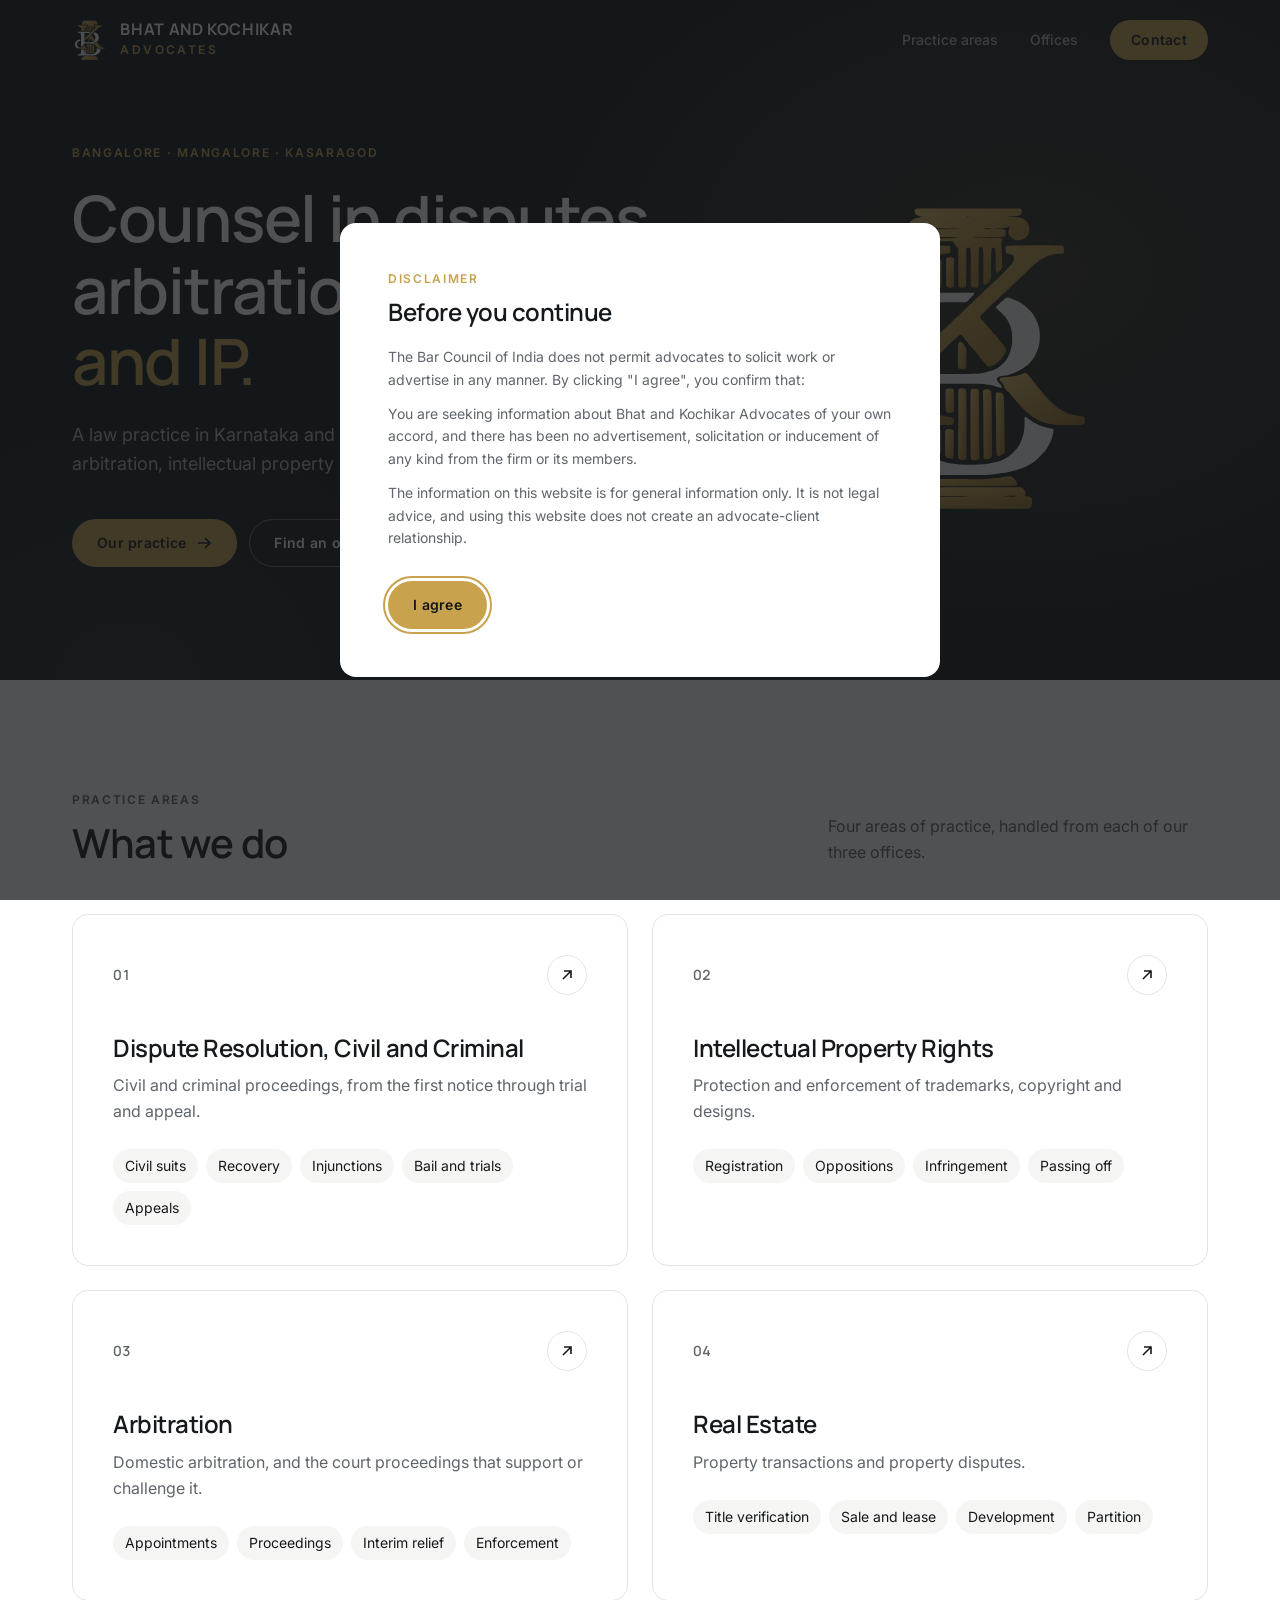
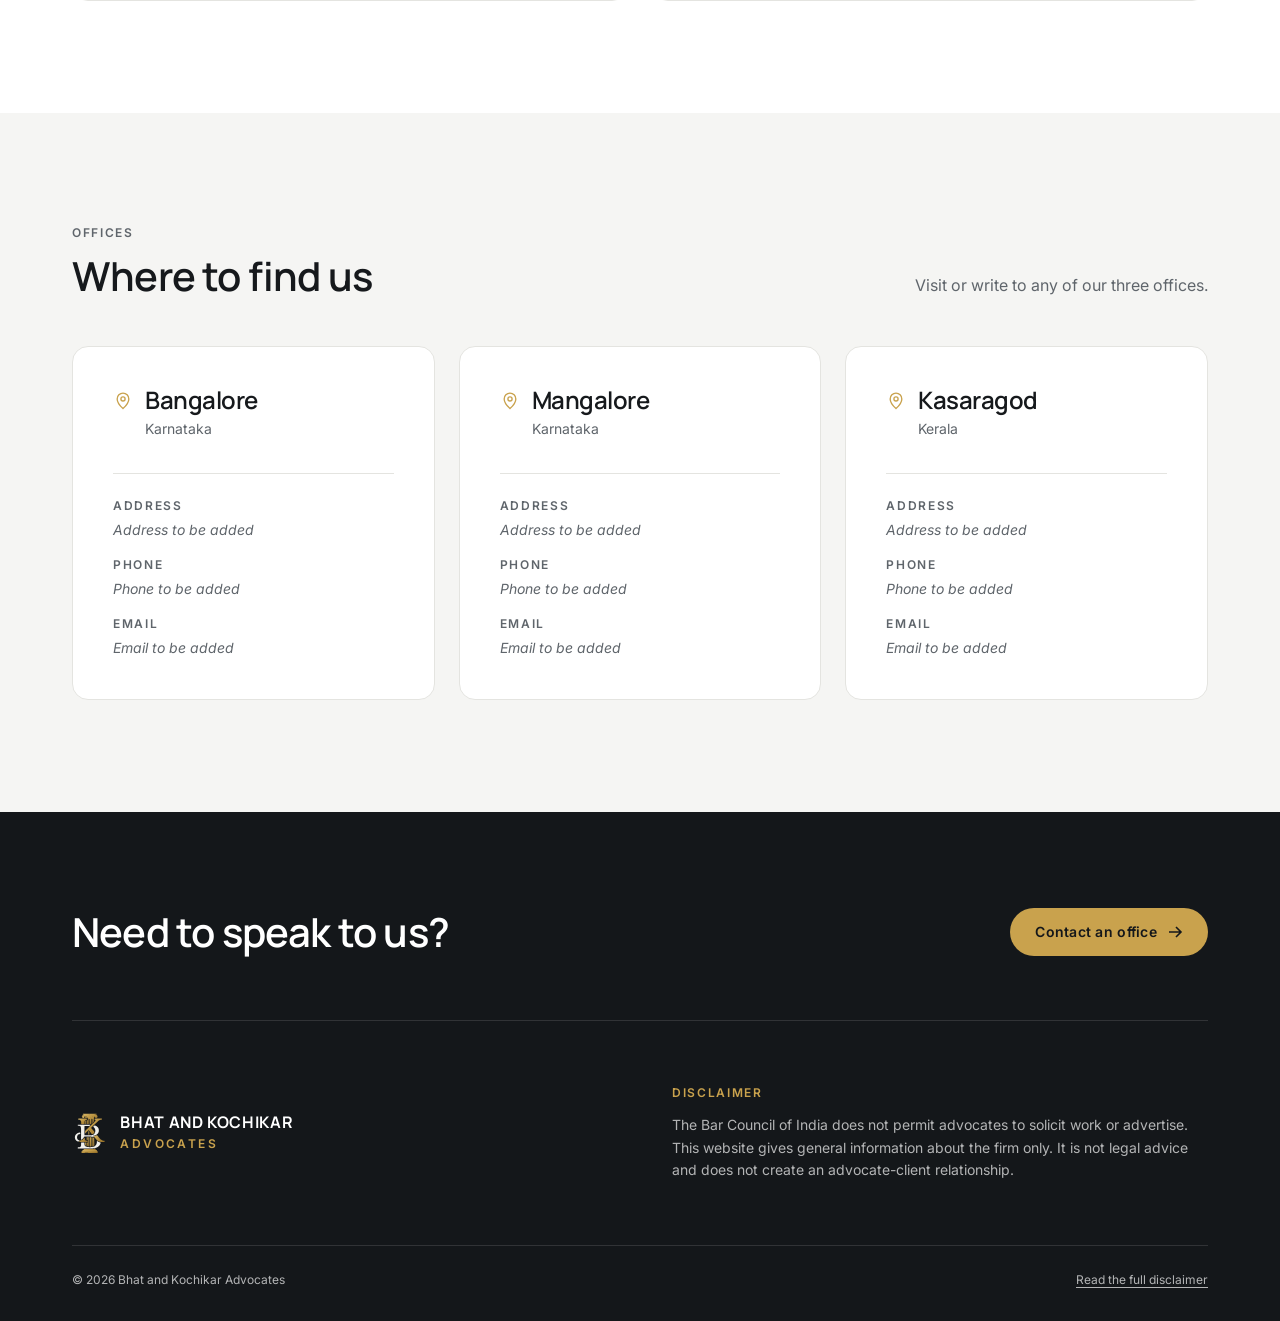
<file: index.html>
<!doctype html>
<html lang="en">
<head>
<meta charset="utf-8">
<meta name="viewport" content="width=device-width, initial-scale=1">
<title>Bhat and Kochikar Advocates</title>
<meta name="description" content="Bhat and Kochikar Advocates. Offices in Bangalore, Mangalore and Kasaragod.">
<meta name="theme-color" content="#14171A">
<link rel="icon" href="assets/mark.svg" type="image/svg+xml">
<link rel="preconnect" href="https://fonts.googleapis.com">
<link rel="preconnect" href="https://fonts.gstatic.com" crossorigin>
<link href="https://fonts.googleapis.com/css2?family=Manrope:wght@500;600;700&family=Inter:wght@400;500;600&display=swap" rel="stylesheet">
<style>
  :root {
    --charcoal: #14171A;
    --charcoal-2: #1D2125;
    --white: #FFFFFF;
    --mist: #F5F5F3;
    --ink: #16191C;
    --ink-muted: #5F656B;
    --gold: #C9A24D;
    --gold-hover: #B38D3B;
    --rule: #E4E4E0;
    --rule-dark: rgba(255, 255, 255, .12);
    --on-dark-muted: rgba(255, 255, 255, .68);
    --head: "Manrope", system-ui, sans-serif;
    --body: "Inter", system-ui, -apple-system, sans-serif;
    --ease: cubic-bezier(.23, 1, .32, 1);
  }
  * { box-sizing: border-box; }
  html { scroll-behavior: smooth; scroll-padding-top: 80px; }
  body { margin: 0; background: var(--white); color: var(--ink); font: 400 16px/1.6 var(--body); -webkit-font-smoothing: antialiased; }
  a { color: inherit; }
  h1, h2, h3 { font-family: var(--head); font-weight: 600; margin: 0; line-height: 1.12; letter-spacing: -.02em; }
  p { margin: 0; }
  .wrap { max-width: 1200px; margin: 0 auto; padding: 0 32px; }
  .label { font: 600 12px/1.4 var(--body); letter-spacing: .14em; text-transform: uppercase; color: var(--gold); }

  /* buttons: one height, pill */
  .btn {
    display: inline-flex; align-items: center; gap: 10px; height: 48px; padding: 0 24px; border-radius: 999px;
    font: 600 14px/1 var(--body); letter-spacing: .02em; text-decoration: none; cursor: pointer; border: 1px solid transparent;
    transition: background-color .2s var(--ease), border-color .2s var(--ease), color .2s var(--ease);
  }
  .btn svg { width: 16px; height: 16px; transition: transform .2s var(--ease); }
  .btn:hover svg { transform: translateX(3px); }
  .btn-gold { background: var(--gold); color: var(--charcoal); }
  .btn-gold:hover { background: var(--gold-hover); }
  .btn-line { border-color: rgba(255, 255, 255, .35); color: var(--white); }
  .btn-line:hover { border-color: var(--white); }
  a:focus-visible, button:focus-visible { outline: 2px solid var(--gold); outline-offset: 3px; }

  /* header */
  .top { position: fixed; inset: 0 0 auto 0; z-index: 10; transition: background-color .3s var(--ease), box-shadow .3s var(--ease); }
  .top.solid { background: var(--charcoal); box-shadow: 0 1px 0 var(--rule-dark); }
  .top .wrap { display: flex; align-items: center; justify-content: space-between; height: 80px; }
  .brand { display: flex; align-items: center; gap: 12px; text-decoration: none; color: var(--white); }
  .brand img { height: 44px; width: auto; display: block; }
  .brand-name { font: 700 16px/1.1 var(--head); letter-spacing: .04em; text-transform: uppercase; }
  .brand-sub { display: block; font: 600 12px/1.4 var(--body); letter-spacing: .2em; color: var(--gold); margin-top: 4px; }
  .nav { display: flex; align-items: center; gap: 32px; }
  .nav a.link { font: 500 14px/1 var(--body); text-decoration: none; color: var(--on-dark-muted); transition: color .2s var(--ease); }
  .nav a.link:hover { color: var(--white); }
  .nav .btn { height: 40px; padding: 0 20px; }

  /* hero */
  .hero {
    position: relative; overflow: hidden; color: var(--white);
    background:
      radial-gradient(55% 75% at 80% 40%, rgba(201, 162, 77, .16), transparent 70%),
      radial-gradient(40% 60% at 10% 100%, rgba(255, 255, 255, .05), transparent 70%),
      var(--charcoal);
  }
  .hero .wrap { display: grid; grid-template-columns: 1.3fr 1fr; gap: 48px; align-items: center; min-height: 680px; padding-top: 128px; padding-bottom: 96px; }
  .hero h1 { font-size: 64px; margin: 20px 0 24px; }
  .hero h1 span { color: var(--gold); }
  .hero .lead { font-size: 18px; color: var(--on-dark-muted); max-width: 520px; }
  .hero .actions { display: flex; flex-wrap: wrap; gap: 12px; margin-top: 40px; }
  .hero-mark { justify-self: center; }
  .hero-mark img { width: 280px; height: auto; display: block; }

  /* sections */
  section.block { padding: 112px 0; }
  section.mist { background: var(--mist); }
  .head { display: flex; justify-content: space-between; align-items: end; gap: 32px; margin-bottom: 48px; }
  .head h2 { font-size: 40px; margin-top: 12px; }
  .head p { color: var(--ink-muted); max-width: 380px; }

  /* practice cards */
  .cards { display: grid; grid-template-columns: repeat(2, 1fr); gap: 24px; }
  .card {
    display: flex; flex-direction: column; padding: 40px; background: var(--white); border: 1px solid var(--rule); border-radius: 16px;
    transition: transform .3s var(--ease), box-shadow .3s var(--ease), border-color .3s var(--ease);
  }
  .card:hover { transform: translateY(-4px); box-shadow: 0 20px 40px -24px rgba(20, 23, 26, .25); border-color: transparent; }
  .card .row1 { display: flex; justify-content: space-between; align-items: center; }
  .card .num { font: 600 14px/1 var(--head); color: var(--ink-muted); font-variant-numeric: tabular-nums; }
  .card .go { width: 40px; height: 40px; border-radius: 50%; border: 1px solid var(--rule); display: grid; place-items: center; color: var(--ink); transition: background-color .3s var(--ease), border-color .3s var(--ease); }
  .card .go svg { width: 16px; height: 16px; }
  .card:hover .go { background: var(--gold); border-color: var(--gold); }
  .card h3 { font-size: 24px; margin: 40px 0 12px; }
  .card p { color: var(--ink-muted); }
  .card ul { margin: 24px 0 0; padding: 0; list-style: none; display: flex; flex-wrap: wrap; gap: 8px; }
  .card li { font-size: 14px; padding: 6px 12px; background: var(--mist); border-radius: 999px; }

  /* offices */
  .offices { display: grid; grid-template-columns: repeat(3, 1fr); gap: 24px; }
  .office { padding: 40px; background: var(--white); border: 1px solid var(--rule); border-radius: 16px; }
  .office .city { display: flex; align-items: center; gap: 12px; }
  .office .city svg { width: 20px; height: 20px; color: var(--gold); flex: none; }
  .office h3 { font-size: 24px; }
  .office .state { margin: 4px 0 0 32px; font-size: 14px; color: var(--ink-muted); }
  .office dl { margin: 32px 0 0; padding-top: 24px; border-top: 1px solid var(--rule); font-size: 14px; }
  .office dt { font: 600 12px/1.4 var(--body); letter-spacing: .14em; text-transform: uppercase; color: var(--ink-muted); margin-top: 16px; }
  .office dt:first-child { margin-top: 0; }
  .office dd { margin: 4px 0 0; }
  .todo { color: var(--ink-muted); font-style: italic; }

  /* footer */
  footer { background: var(--charcoal); color: var(--on-dark-muted); font-size: 14px; }
  footer .cta { padding: 96px 0 64px; display: flex; justify-content: space-between; align-items: center; gap: 32px; border-bottom: 1px solid var(--rule-dark); }
  footer .cta h2 { font-size: 40px; color: var(--white); }
  footer .grid { display: grid; grid-template-columns: 1fr 1fr; gap: 64px; padding: 64px 0; }
  footer h3 { font: 600 12px/1.4 var(--body); letter-spacing: .14em; text-transform: uppercase; color: var(--gold); margin-bottom: 12px; }
  footer .legal { border-top: 1px solid var(--rule-dark); padding: 24px 0 32px; font-size: 12px; display: flex; justify-content: space-between; gap: 16px; }
  footer button.linkish { background: none; border: 0; padding: 0; color: inherit; font: inherit; text-decoration: underline; text-underline-offset: 3px; cursor: pointer; }
  footer button.linkish:hover { color: var(--white); }

  /* disclaimer */
  dialog { max-width: 600px; width: calc(100% - 32px); border: 0; border-radius: 16px; padding: 48px; background: var(--white); color: var(--ink); }
  dialog::backdrop { background: rgba(20, 23, 26, .75); }
  dialog h2 { font-size: 24px; margin: 12px 0 20px; }
  dialog p { font-size: 14px; color: var(--ink-muted); margin-bottom: 12px; }
  dialog .btn { margin-top: 20px; }

  /* one gentle fade-in, only when JS runs */
  .js .fade { opacity: 0; transform: translateY(16px); transition: opacity .6s var(--ease), transform .6s var(--ease); }
  .js .fade.in { opacity: 1; transform: none; }
  @media (prefers-reduced-motion: reduce) {
    html { scroll-behavior: auto; }
    .js .fade { opacity: 1; transform: none; transition: none; }
  }

  @media (max-width: 900px) {
    .hero .wrap { grid-template-columns: 1fr; min-height: 0; gap: 32px; padding-top: 112px; }
    .hero-mark { order: -1; justify-self: start; }
    .hero-mark img { width: 96px; }
    .hero h1 { font-size: 40px; }
    .cards, .offices { grid-template-columns: 1fr; }
    .head, footer .cta { flex-direction: column; align-items: start; }
    footer .grid { grid-template-columns: 1fr; gap: 32px; }
  }
  @media (max-width: 600px) {
    .wrap { padding: 0 16px; }
    .nav a.link { display: none; }
    .brand img { height: 36px; }
    .brand-name { font-size: 14px; }
    .hero .lead { font-size: 16px; }
    section.block { padding: 80px 0; }
    .head h2, footer .cta h2 { font-size: 24px; }
    .card, .office { padding: 24px; }
    .card h3 { margin-top: 24px; }
    dialog { padding: 32px 24px; }
    footer .legal { flex-direction: column; }
  }
</style>
</head>
<body>
<script>document.documentElement.classList.add("js");</script>

<header class="top" id="top">
  <div class="wrap">
    <a class="brand" href="#">
      <img src="assets/mark-light.svg" alt="">
      <span class="brand-name">Bhat and Kochikar<span class="brand-sub">Advocates</span></span>
    </a>
    <nav class="nav" aria-label="Main">
      <a class="link" href="#practice">Practice areas</a>
      <a class="link" href="#offices">Offices</a>
      <a class="btn btn-gold" href="#offices">Contact</a>
    </nav>
  </div>
</header>

<main>
  <section class="hero">
    <div class="wrap">
      <div>
        <p class="label fade">Bangalore &middot; Mangalore &middot; Kasaragod</p>
        <h1 class="fade">Counsel in disputes, arbitration, <span>property and IP.</span></h1>
        <p class="lead fade">A law practice in Karnataka and Kerala, working in litigation, arbitration, intellectual property and real estate.</p>
        <div class="actions fade">
          <a class="btn btn-gold" href="#practice">Our practice
            <svg viewBox="0 0 16 16" fill="none" stroke="currentColor" stroke-width="1.6" aria-hidden="true"><path d="M2 8h12M9 3l5 5-5 5"/></svg>
          </a>
          <a class="btn btn-line" href="#offices">Find an office</a>
        </div>
      </div>
      <div class="hero-mark fade"><img src="assets/mark-light.svg" alt="Bhat and Kochikar monogram"></div>
    </div>
  </section>

  <section class="block" id="practice">
    <div class="wrap">
      <div class="head fade">
        <div>
          <p class="label">Practice areas</p>
          <h2>What we do</h2>
        </div>
        <p>Four areas of practice, handled from each of our three offices.</p>
      </div>
      <div class="cards">
        <article class="card fade">
          <div class="row1"><span class="num">01</span><span class="go"><svg viewBox="0 0 16 16" fill="none" stroke="currentColor" stroke-width="1.6" aria-hidden="true"><path d="M4 12L12 4M5 4h7v7"/></svg></span></div>
          <h3>Dispute Resolution, Civil and Criminal</h3>
          <p>Civil and criminal proceedings, from the first notice through trial and appeal.</p>
          <ul><li>Civil suits</li><li>Recovery</li><li>Injunctions</li><li>Bail and trials</li><li>Appeals</li></ul>
        </article>
        <article class="card fade">
          <div class="row1"><span class="num">02</span><span class="go"><svg viewBox="0 0 16 16" fill="none" stroke="currentColor" stroke-width="1.6" aria-hidden="true"><path d="M4 12L12 4M5 4h7v7"/></svg></span></div>
          <h3>Intellectual Property Rights</h3>
          <p>Protection and enforcement of trademarks, copyright and designs.</p>
          <ul><li>Registration</li><li>Oppositions</li><li>Infringement</li><li>Passing off</li></ul>
        </article>
        <article class="card fade">
          <div class="row1"><span class="num">03</span><span class="go"><svg viewBox="0 0 16 16" fill="none" stroke="currentColor" stroke-width="1.6" aria-hidden="true"><path d="M4 12L12 4M5 4h7v7"/></svg></span></div>
          <h3>Arbitration</h3>
          <p>Domestic arbitration, and the court proceedings that support or challenge it.</p>
          <ul><li>Appointments</li><li>Proceedings</li><li>Interim relief</li><li>Enforcement</li></ul>
        </article>
        <article class="card fade">
          <div class="row1"><span class="num">04</span><span class="go"><svg viewBox="0 0 16 16" fill="none" stroke="currentColor" stroke-width="1.6" aria-hidden="true"><path d="M4 12L12 4M5 4h7v7"/></svg></span></div>
          <h3>Real Estate</h3>
          <p>Property transactions and property disputes.</p>
          <ul><li>Title verification</li><li>Sale and lease</li><li>Development</li><li>Partition</li></ul>
        </article>
      </div>
    </div>
  </section>

  <section class="block mist" id="offices">
    <div class="wrap">
      <div class="head fade">
        <div>
          <p class="label">Offices</p>
          <h2>Where to find us</h2>
        </div>
        <p>Visit or write to any of our three offices.</p>
      </div>
      <div class="offices">
        <article class="office fade">
          <div class="city"><svg viewBox="0 0 24 24" fill="none" stroke="currentColor" stroke-width="1.6" aria-hidden="true"><path d="M12 21s-7-6.2-7-11.5A7 7 0 0 1 19 9.5C19 14.8 12 21 12 21z"/><circle cx="12" cy="9.5" r="2.5"/></svg><h3>Bangalore</h3></div>
          <p class="state">Karnataka</p>
          <dl><dt>Address</dt><dd class="todo">Address to be added</dd><dt>Phone</dt><dd class="todo">Phone to be added</dd><dt>Email</dt><dd class="todo">Email to be added</dd></dl>
        </article>
        <article class="office fade">
          <div class="city"><svg viewBox="0 0 24 24" fill="none" stroke="currentColor" stroke-width="1.6" aria-hidden="true"><path d="M12 21s-7-6.2-7-11.5A7 7 0 0 1 19 9.5C19 14.8 12 21 12 21z"/><circle cx="12" cy="9.5" r="2.5"/></svg><h3>Mangalore</h3></div>
          <p class="state">Karnataka</p>
          <dl><dt>Address</dt><dd class="todo">Address to be added</dd><dt>Phone</dt><dd class="todo">Phone to be added</dd><dt>Email</dt><dd class="todo">Email to be added</dd></dl>
        </article>
        <article class="office fade">
          <div class="city"><svg viewBox="0 0 24 24" fill="none" stroke="currentColor" stroke-width="1.6" aria-hidden="true"><path d="M12 21s-7-6.2-7-11.5A7 7 0 0 1 19 9.5C19 14.8 12 21 12 21z"/><circle cx="12" cy="9.5" r="2.5"/></svg><h3>Kasaragod</h3></div>
          <p class="state">Kerala</p>
          <dl><dt>Address</dt><dd class="todo">Address to be added</dd><dt>Phone</dt><dd class="todo">Phone to be added</dd><dt>Email</dt><dd class="todo">Email to be added</dd></dl>
        </article>
      </div>
    </div>
  </section>
</main>

<footer>
  <div class="wrap">
    <div class="cta">
      <h2>Need to speak to us?</h2>
      <a class="btn btn-gold" href="#offices">Contact an office
        <svg viewBox="0 0 16 16" fill="none" stroke="currentColor" stroke-width="1.6" aria-hidden="true"><path d="M2 8h12M9 3l5 5-5 5"/></svg>
      </a>
    </div>
    <div class="grid">
      <a class="brand" href="#">
        <img src="assets/mark-light.svg" alt="">
        <span class="brand-name">Bhat and Kochikar<span class="brand-sub">Advocates</span></span>
      </a>
      <div>
        <h3>Disclaimer</h3>
        <p>The Bar Council of India does not permit advocates to solicit work or advertise. This website gives general information about the firm only. It is not legal advice and does not create an advocate-client relationship.</p>
      </div>
    </div>
    <div class="legal">
      <span>&copy; 2026 Bhat and Kochikar Advocates</span>
      <button class="linkish" type="button" id="show-disclaimer">Read the full disclaimer</button>
    </div>
  </div>
</footer>

<dialog id="disclaimer" aria-labelledby="disclaimer-title">
  <p class="label">Disclaimer</p>
  <h2 id="disclaimer-title">Before you continue</h2>
  <p>The Bar Council of India does not permit advocates to solicit work or advertise in any manner. By clicking "I agree", you confirm that:</p>
  <p>You are seeking information about Bhat and Kochikar Advocates of your own accord, and there has been no advertisement, solicitation or inducement of any kind from the firm or its members.</p>
  <p>The information on this website is for general information only. It is not legal advice, and using this website does not create an advocate-client relationship.</p>
  <button class="btn btn-gold" type="button" id="agree">I agree</button>
</dialog>

<script>
(function () {
  // Disclaimer: shown once, remembered per browser.
  var key = "bk-disclaimer-agreed";
  var dlg = document.getElementById("disclaimer");
  var agreed = false;
  try { agreed = localStorage.getItem(key) === "1"; } catch (e) {}
  // The notice must be acknowledged, so Escape does not dismiss it on first visit.
  dlg.addEventListener("cancel", function (e) { if (!agreed) e.preventDefault(); });
  document.getElementById("agree").addEventListener("click", function () {
    agreed = true;
    try { localStorage.setItem(key, "1"); } catch (e) {}
    dlg.close();
  });
  document.getElementById("show-disclaimer").addEventListener("click", function () { dlg.showModal(); });
  if (!agreed) dlg.showModal();

  // Header turns solid once the page scrolls past the top.
  var top = document.getElementById("top");
  function onScroll() { top.classList.toggle("solid", window.scrollY > 24); }
  window.addEventListener("scroll", onScroll, { passive: true });
  onScroll();

  // Fade each block in once, as it enters the screen.
  var items = document.querySelectorAll(".fade");
  if (!("IntersectionObserver" in window)) { items.forEach(function (el) { el.classList.add("in"); }); return; }
  var io = new IntersectionObserver(function (entries) {
    entries.forEach(function (entry) {
      if (entry.isIntersecting) { entry.target.classList.add("in"); io.unobserve(entry.target); }
    });
  }, { rootMargin: "0px 0px -6% 0px" });
  items.forEach(function (el) { io.observe(el); });
})();
</script>
</body>
</html>
</file>
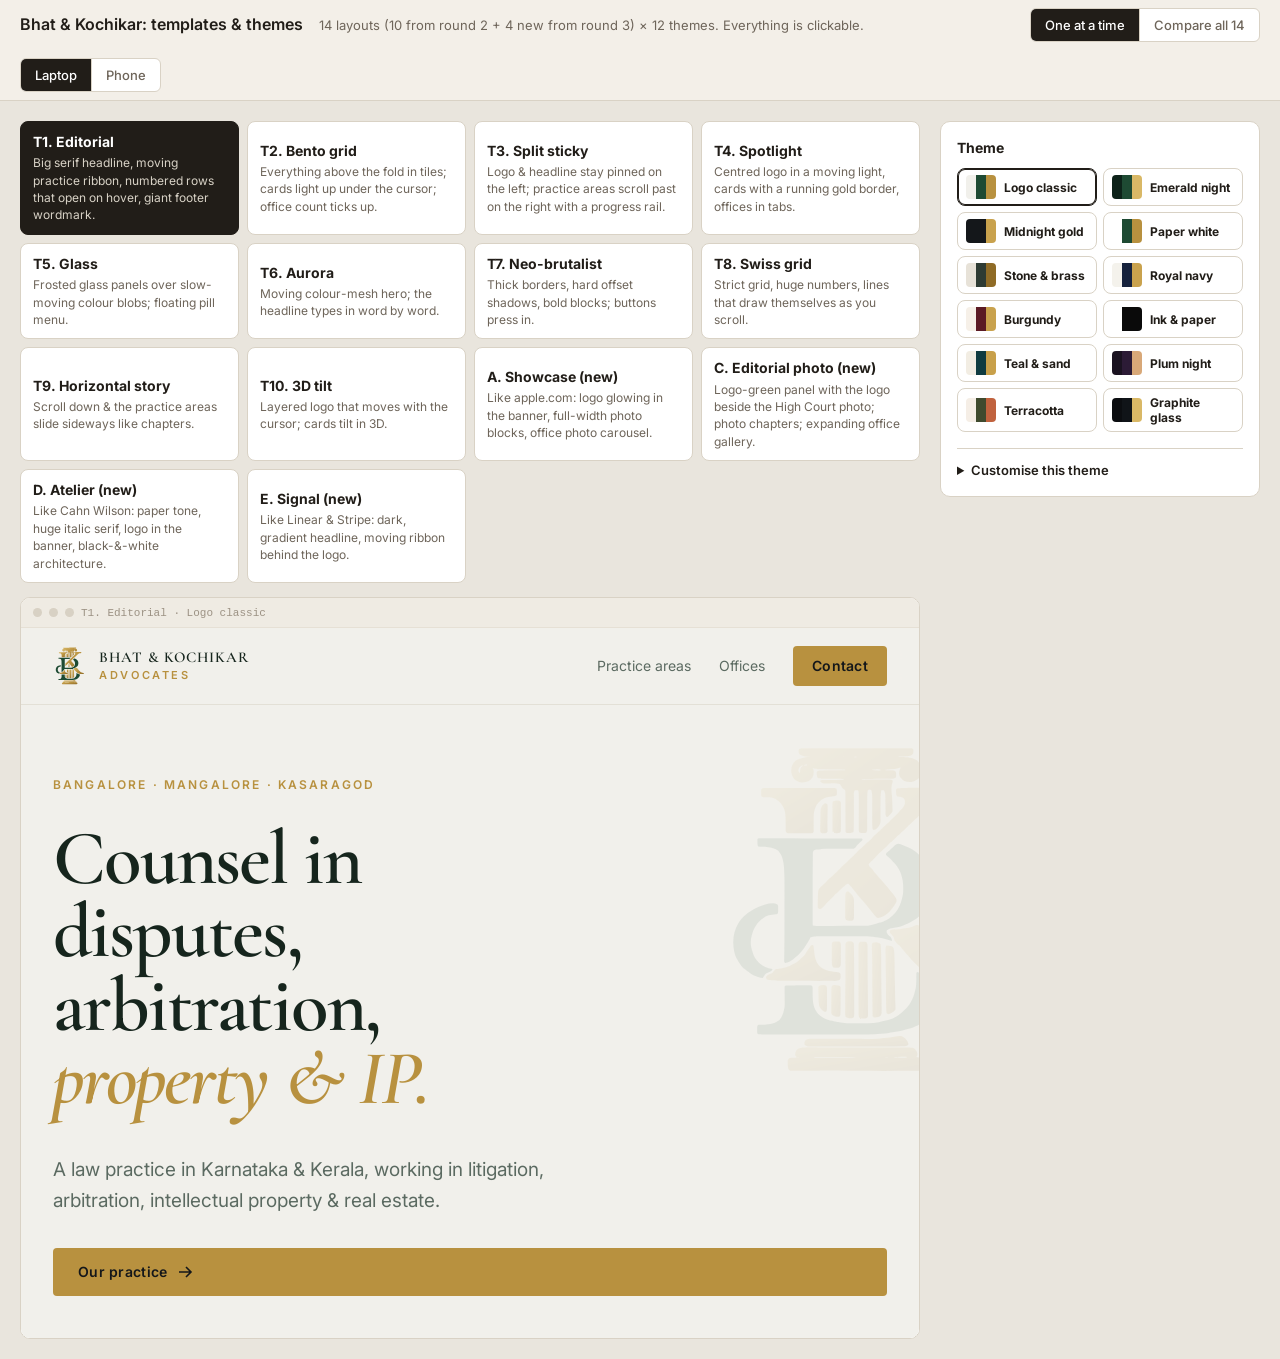
<file: mockups/v2/index.html>
<!doctype html>
<html lang="en"><head><meta charset="utf-8"><meta name="viewport" content="width=device-width,initial-scale=1">
<title>Site templates & themes</title>
<link href="https://fonts.googleapis.com/css2?family=Inter:wght@400;500;600&display=swap" rel="stylesheet">
<style>
:root{--page:#E9E5DD;--surface:#fff;--line:#d9d2c5;--text:#211D18;--dim:#6E655A}
*{box-sizing:border-box}
body{margin:0;background:var(--page);font:14px/1.45 Inter,system-ui,sans-serif;color:var(--text)}
.bar{position:sticky;top:0;z-index:5;min-height:56px;display:flex;align-items:center;gap:16px;padding:8px 20px;border-bottom:1px solid var(--line);background:#F3EFE8;flex-wrap:wrap}
.bar h1{font-size:16px;font-weight:600;margin:0}.bar .sub{font-size:13px;color:var(--dim)}.sp{flex:1}
.seg{display:inline-flex;border:1px solid var(--line);border-radius:6px;overflow:hidden;background:var(--surface)}
.seg button{height:32px;padding:0 14px;border:0;border-right:1px solid var(--line);background:none;font:500 13px Inter;color:var(--dim);cursor:pointer}
.seg button:last-child{border-right:0}.seg button[aria-pressed=true]{background:var(--text);color:#fff}
.layout{display:grid;grid-template-columns:1fr 320px;gap:20px;padding:20px;align-items:start}
.stage{min-width:0}
.tpl{display:grid;grid-template-columns:repeat(5,1fr);gap:8px;margin-bottom:14px}
.tpl button{text-align:left;border:1px solid var(--line);background:var(--surface);border-radius:8px;padding:10px 12px;cursor:pointer;font:inherit;color:inherit}
.tpl button b{display:block;font-size:14px}.tpl button span{display:block;font-size:12px;color:var(--dim);margin-top:2px}
.tpl button[aria-pressed=true]{background:var(--text);color:#fff;border-color:var(--text)}.tpl button[aria-pressed=true] span{color:#d8d2c6}
.dev{border:1px solid var(--line);border-radius:10px;overflow:hidden;background:var(--surface);margin:0 auto}
.chrome{height:30px;display:flex;align-items:center;gap:7px;padding:0 12px;background:#EFEBE3;border-bottom:1px solid #E6E0D5;font:500 11px ui-monospace,Menlo,monospace;color:#9C9284}
.chrome i{width:9px;height:9px;border-radius:5px;background:#d8d1c4}
.dev iframe{border:0;display:block;width:100%;background:#fff}
body.phone .dev{width:392px;border-radius:28px}body.phone .chrome i{display:none}
.grid4{display:none;grid-template-columns:1fr 1fr;gap:14px}.grid4 .box{cursor:pointer}
.grid4 .cell h3{font-size:13px;margin:0 0 6px}
.grid4 .box{margin:0 auto;overflow:hidden;border:1px solid var(--line);border-radius:8px;background:#fff;position:relative}
.grid4 iframe{pointer-events:none;border:0;width:1280px;height:1100px;transform-origin:0 0;position:absolute;left:0;top:0}
body.all .grid4{display:grid}body.all .single{display:none}
aside{position:sticky;top:76px;background:var(--surface);border:1px solid var(--line);border-radius:10px;padding:16px}
aside h2{font-size:14px;margin:0 0 10px}
.presets{display:grid;grid-template-columns:1fr 1fr;gap:6px;margin-bottom:16px}
.presets button{display:flex;align-items:center;gap:10px;border:1px solid var(--line);background:none;border-radius:8px;padding:8px 10px;cursor:pointer;text-align:left;font:inherit;color:inherit}
.presets button[title]{}.presets button[aria-pressed=true]{border-color:var(--text);box-shadow:inset 0 0 0 1px var(--text)}
.sw{display:flex;flex:none}.sw i{display:block;width:16px;height:28px}.sw i:first-child{border-radius:4px 0 0 4px}.sw i:last-child{border-radius:0 4px 4px 0}
.presets b{display:block;font-size:12px;line-height:1.25}.presets span span{display:none}.presets button{padding:6px 8px;gap:8px}.sw i{width:10px;height:24px}
details{border-top:1px solid var(--line);padding-top:12px}
summary{cursor:pointer;font-weight:600;font-size:13px}
.f{display:grid;grid-template-columns:1fr auto;align-items:center;gap:8px;margin-top:10px;font-size:13px}
.f input[type=color]{width:44px;height:28px;border:1px solid var(--line);border-radius:6px;padding:2px;background:#fff;cursor:pointer}
.f select{height:30px;border:1px solid var(--line);border-radius:6px;font:inherit;background:#fff}
.f input[type=range]{width:120px}
.acts{display:flex;gap:8px;margin-top:14px}
.acts button{flex:1;height:32px;border:1px solid var(--line);border-radius:6px;background:#fff;font:500 13px Inter;cursor:pointer}
.acts button.pri{background:var(--text);color:#fff;border-color:var(--text)}
.toast{font-size:12px;color:var(--dim);min-height:16px;margin-top:6px}
@media (max-width:1300px){.tpl{grid-template-columns:repeat(4,1fr)}}@media (max-width:1000px){.layout{grid-template-columns:1fr}aside{position:static}.tpl{grid-template-columns:1fr 1fr}.grid4{grid-template-columns:1fr}}
@media (max-width:600px){.bar .sub{display:none}body.phone .dev{width:100%}}
</style></head><body>
<div class="bar"><h1>Bhat &amp; Kochikar: templates & themes</h1><span class="sub">14 layouts (10 from round 2 + 4 new from round 3) × 12 themes. Everything is clickable.</span><span class="sp"></span>
  <div class="seg" id="viewSeg"><button aria-pressed="true" data-v="one">One at a time</button><button aria-pressed="false" data-v="all">Compare all 14</button></div>
  <div class="seg" id="devSeg"><button aria-pressed="true" data-v="laptop">Laptop</button><button aria-pressed="false" data-v="phone">Phone</button></div>
</div>
<div class="layout">
  <div class="stage">
    <div class="single"><div class="tpl" id="tpl"></div>
      <div class="dev"><div class="chrome"><i></i><i></i><i></i><span id="url"></span></div><iframe id="frame" title="Site preview"></iframe></div></div>
    <div class="grid4" id="grid4"></div>
  </div>
  <aside>
    <h2>Theme</h2>
    <div class="presets" id="presets"></div>
    <details id="custom"><summary>Customise this theme</summary>
      <div id="fields"></div>
      <div class="acts"><button type="button" id="reset">Reset</button><button type="button" class="pri" id="copy">Copy theme</button></div>
      <div class="toast" id="toast" role="status"></div>
    </details>
  </aside>
</div>
<script type="module">
import {PRESETS, TEMPLATES, FONTS, MOTION, themeVars} from './themes.js';
const st = {t: 't1', p: 'logo', o: {}, dev: 'laptop', view: 'one'};
try { Object.assign(st, JSON.parse(localStorage.getItem('kb_mock') || '{}')); } catch {}
if (!TEMPLATES[st.t]) st.t = 't1'; if (!PRESETS[st.p]) st.p = 'logo';
const save = () => { try { localStorage.setItem('kb_mock', JSON.stringify(st)); } catch {} };
const hash = t => `#t=${t}&p=${st.p}&o=${encodeURIComponent(JSON.stringify(st.o))}`;
const srcOf = t => (TEMPLATES[t].src || 'site.html');
const point = (f, t) => { const want = new URL(srcOf(t), location.href).href.split('#')[0]; if (f.src.split('#')[0] !== want) f.src = srcOf(t) + hash(t); else f.contentWindow.location.hash = hash(t).slice(1); };
const frame = document.getElementById('frame');
const FIELDS = [['bg','Page background'],['surface','Card background'],['ink','Text'],['muted','Soft text'],['brand','Brand band (logo green)'],['onBrand','Text on brand band'],['accent','Accent (logo gold)'],['logoInk','Logo letters']];

function sizeFrame() { frame.style.height = (st.dev === 'phone' ? 780 : Math.max(640, innerHeight - 190)) + 'px'; }
function apply() {
  document.body.classList.toggle('phone', st.dev === 'phone'); document.body.classList.toggle('all', st.view === 'all');
  document.querySelectorAll('#devSeg button').forEach(b => b.setAttribute('aria-pressed', b.dataset.v === st.dev));
  document.querySelectorAll('#viewSeg button').forEach(b => b.setAttribute('aria-pressed', b.dataset.v === st.view));
  document.querySelectorAll('#tpl button').forEach(b => b.setAttribute('aria-pressed', b.dataset.t === st.t));
  document.querySelectorAll('#presets button').forEach(b => b.setAttribute('aria-pressed', b.dataset.p === st.p));
  point(frame, st.t);
  document.getElementById('url').textContent = TEMPLATES[st.t].name + ' · ' + PRESETS[st.p].name + (Object.keys(st.o).length ? ' (customised)' : '');
  if (st.view === 'all') renderGrid();
  fillFields(); sizeFrame(); save();
}
function renderGrid() {
  const g = document.getElementById('grid4');
  if (!g.children.length) g.innerHTML = Object.entries(TEMPLATES).map(([k, t]) => `<div class="cell"><h3>${t.name}</h3><div class="box"><iframe data-k="${k}" title="${t.name}" tabindex="-1"></iframe></div></div>`).join('');
  g.querySelectorAll('iframe').forEach(f => {
    const w = st.dev === 'phone' ? 390 : 1280, ih = st.dev === 'phone' ? 780 : 800; f.style.width = w + 'px';
    const box = f.parentElement; const s = Math.min(box.parentElement.clientWidth / w, st.dev === 'phone' ? 0.8 : 1); box.style.width = (w * s) + 'px'; box.style.height = (ih * s) + 'px'; f.style.transform = `scale(${s})`; f.style.height = ih + 'px';
    point(f, f.dataset.k);
  });
}
function fillFields() {
  const th = {...PRESETS[st.p], ...st.o};
  document.getElementById('fields').innerHTML = FIELDS.map(([k, l]) => `<label class="f">${l}<input type="color" data-k="${k}" value="${th[k]}"></label>`).join('')
    + `<label class="f">Fonts<select data-k="font">${Object.entries(FONTS).map(([k, f]) => `<option value="${k}" ${th.font === k ? 'selected' : ''}>${f.label}</option>`).join('')}</select></label>`
    + `<label class="f">Motion<select data-k="motion">${Object.entries(MOTION).map(([k, m]) => `<option value="${k}" ${(th.motion || 'calm') === k ? 'selected' : ''}>${m.label}</option>`).join('')}</select></label>`
    + `<label class="f">Corner rounding <input type="range" min="0" max="28" step="2" data-k="radius" value="${th.radius}"></label>`;
}
document.getElementById('tpl').innerHTML = Object.entries(TEMPLATES).map(([k, t]) => `<button type="button" data-t="${k}"><b>${t.name}</b><span>${t.note}</span></button>`).join('');
document.getElementById('presets').innerHTML = Object.entries(PRESETS).map(([k, p]) => `<button type="button" data-p="${k}" title="${p.note}"><span class="sw"><i style="background:${p.bg}"></i><i style="background:${p.brand}"></i><i style="background:${p.accent}"></i></span><span><b>${p.name}</b><span>${p.note}</span></span></button>`).join('');
document.getElementById('tpl').addEventListener('click', e => { const b = e.target.closest('button'); if (b) { st.t = b.dataset.t; apply(); } });
document.getElementById('presets').addEventListener('click', e => { const b = e.target.closest('button'); if (b) { st.p = b.dataset.p; st.o = {}; apply(); } });
document.getElementById('devSeg').addEventListener('click', e => { const b = e.target.closest('button'); if (b) { st.dev = b.dataset.v; apply(); } });
document.getElementById('viewSeg').addEventListener('click', e => { const b = e.target.closest('button'); if (b) { st.view = b.dataset.v; apply(); } });
document.getElementById('fields').addEventListener('input', e => { const k = e.target.dataset.k; if (!k) return; st.o[k] = k === 'radius' ? +e.target.value : e.target.value; const s = hash(st.t).slice(1); frame.contentWindow.location.hash = s; document.querySelectorAll('#grid4 iframe').forEach(f => f.contentWindow.location.hash = hash(f.dataset.k).slice(1)); document.getElementById('url').textContent = TEMPLATES[st.t].name + ' · ' + PRESETS[st.p].name + ' (customised)'; save(); });
document.getElementById('grid4').addEventListener('click', e => { const c = e.target.closest('.cell'); if (c) { st.t = c.querySelector('iframe').dataset.k; st.view = 'one'; apply(); } });
document.getElementById('reset').addEventListener('click', () => { st.o = {}; apply(); });
document.getElementById('copy').addEventListener('click', async () => {
  const css = ':root {\n' + Object.entries(themeVars({...PRESETS[st.p], ...st.o})).map(([k, v]) => `  ${k}: ${v};`).join('\n') + '\n}';
  try { await navigator.clipboard.writeText(css); document.getElementById('toast').textContent = 'Theme copied as CSS.'; } catch { document.getElementById('toast').textContent = 'Copy blocked by the browser.'; }
});
let rt; addEventListener('resize', () => { clearTimeout(rt); rt = setTimeout(() => { sizeFrame(); if (st.view === 'all') renderGrid(); }, 150); });
apply();
</script>
</body></html>
</file>
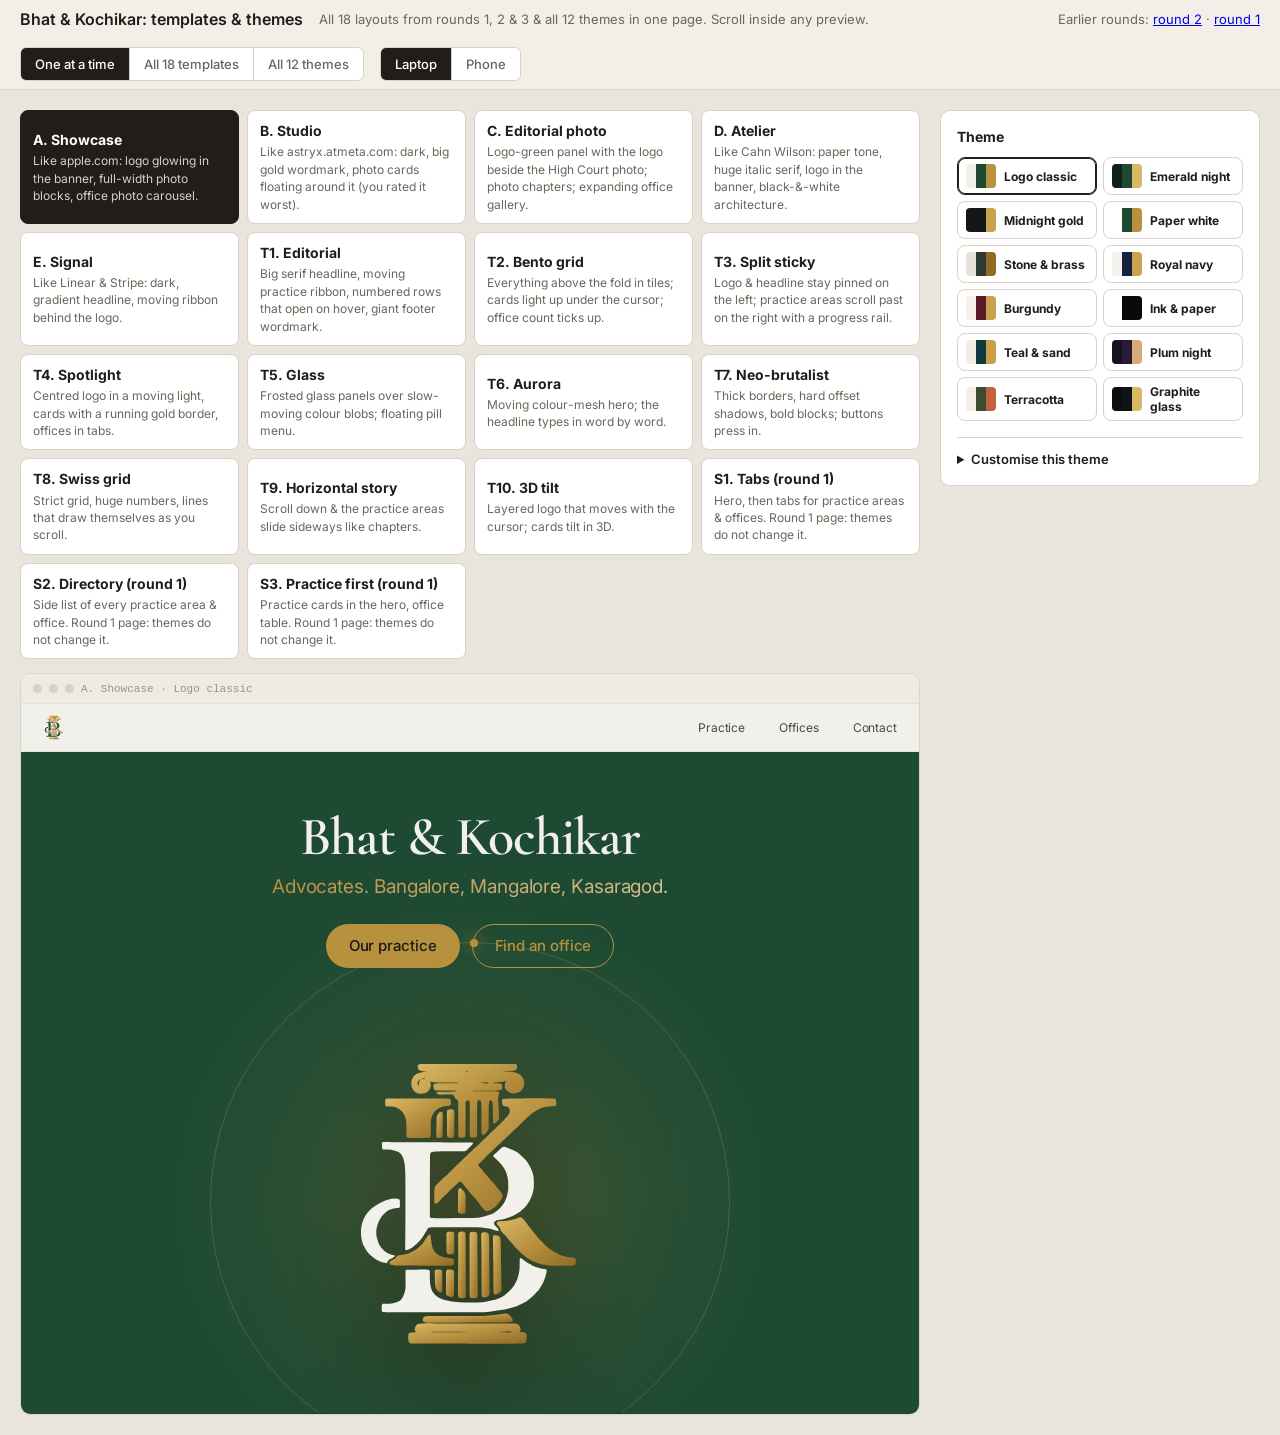
<file: mockups/v3/index.html>
<!doctype html>
<html lang="en"><head><meta charset="utf-8"><meta name="viewport" content="width=device-width,initial-scale=1">
<title>Site templates & themes</title>
<link href="https://fonts.googleapis.com/css2?family=Inter:wght@400;500;600&display=swap" rel="stylesheet">
<style>
:root{--page:#E9E5DD;--surface:#fff;--line:#d9d2c5;--text:#211D18;--dim:#6E655A}
*{box-sizing:border-box}
body{margin:0;background:var(--page);font:14px/1.45 Inter,system-ui,sans-serif;color:var(--text)}
.bar{position:sticky;top:0;z-index:5;min-height:56px;display:flex;align-items:center;gap:16px;padding:8px 20px;border-bottom:1px solid var(--line);background:#F3EFE8;flex-wrap:wrap}
.bar h1{font-size:16px;font-weight:600;margin:0}.bar .sub{font-size:13px;color:var(--dim)}.sp{flex:1}
.seg{display:inline-flex;border:1px solid var(--line);border-radius:6px;overflow:hidden;background:var(--surface)}
.seg button{height:32px;padding:0 14px;border:0;border-right:1px solid var(--line);background:none;font:500 13px Inter;color:var(--dim);cursor:pointer}
.seg button:last-child{border-right:0}.seg button[aria-pressed=true]{background:var(--text);color:#fff}
.layout{display:grid;grid-template-columns:1fr 320px;gap:20px;padding:20px;align-items:start}
.stage{min-width:0}
.tpl{display:grid;grid-template-columns:repeat(6,1fr);gap:8px;margin-bottom:14px}
.tpl button{text-align:left;border:1px solid var(--line);background:var(--surface);border-radius:8px;padding:10px 12px;cursor:pointer;font:inherit;color:inherit}
.tpl button b{display:block;font-size:14px}.tpl button span{display:block;font-size:12px;color:var(--dim);margin-top:2px}
.tpl button[aria-pressed=true]{background:var(--text);color:#fff;border-color:var(--text)}.tpl button[aria-pressed=true] span{color:#d8d2c6}
.dev{border:1px solid var(--line);border-radius:10px;overflow:hidden;background:var(--surface);margin:0 auto}
.chrome{height:30px;display:flex;align-items:center;gap:7px;padding:0 12px;background:#EFEBE3;border-bottom:1px solid #E6E0D5;font:500 11px ui-monospace,Menlo,monospace;color:#9C9284}
.chrome i{width:9px;height:9px;border-radius:5px;background:#d8d1c4}
.dev iframe{border:0;display:block;width:100%;background:#fff}
body.phone .dev{width:392px;border-radius:28px}body.phone .chrome i{display:none}
.grid4{display:none;grid-template-columns:1fr 1fr;gap:14px}
.grid4 .cell h3{font-size:13px;margin:0 0 6px;display:flex;justify-content:space-between;align-items:center;gap:8px}.grid4 .cell h3 button{height:26px;padding:0 10px;border:1px solid var(--line);border-radius:6px;background:#fff;font:500 12px Inter;cursor:pointer}.grid4 .cell h3 button:hover{background:var(--text);color:#fff}
.grid4 .box{margin:0 auto;overflow:hidden;border:1px solid var(--line);border-radius:8px;background:#fff;position:relative}
.grid4 iframe{border:0;width:1280px;height:1100px;transform-origin:0 0;position:absolute;left:0;top:0}
body.all .grid4,body.themes .grid4{display:grid}body.all .single,body.themes .single{display:none}
aside{position:sticky;top:76px;background:var(--surface);border:1px solid var(--line);border-radius:10px;padding:16px}
aside h2{font-size:14px;margin:0 0 10px}
.presets{display:grid;grid-template-columns:1fr 1fr;gap:6px;margin-bottom:16px}
.presets button{display:flex;align-items:center;gap:10px;border:1px solid var(--line);background:none;border-radius:8px;padding:8px 10px;cursor:pointer;text-align:left;font:inherit;color:inherit}
.presets button[title]{}.presets button[aria-pressed=true]{border-color:var(--text);box-shadow:inset 0 0 0 1px var(--text)}
.sw{display:flex;flex:none}.sw i{display:block;width:16px;height:28px}.sw i:first-child{border-radius:4px 0 0 4px}.sw i:last-child{border-radius:0 4px 4px 0}
.presets b{display:block;font-size:12px;line-height:1.25}.presets span span{display:none}.presets button{padding:6px 8px;gap:8px}.sw i{width:10px;height:24px}
details{border-top:1px solid var(--line);padding-top:12px}
summary{cursor:pointer;font-weight:600;font-size:13px}
.f{display:grid;grid-template-columns:1fr auto;align-items:center;gap:8px;margin-top:10px;font-size:13px}
.f input[type=color]{width:44px;height:28px;border:1px solid var(--line);border-radius:6px;padding:2px;background:#fff;cursor:pointer}
.f select{height:30px;border:1px solid var(--line);border-radius:6px;font:inherit;background:#fff}
.f input[type=range]{width:120px}
.acts{display:flex;gap:8px;margin-top:14px}
.acts button{flex:1;height:32px;border:1px solid var(--line);border-radius:6px;background:#fff;font:500 13px Inter;cursor:pointer}
.acts button.pri{background:var(--text);color:#fff;border-color:var(--text)}
.toast{font-size:12px;color:var(--dim);min-height:16px;margin-top:6px}
@media (max-width:1300px){.tpl{grid-template-columns:repeat(4,1fr)}}@media (max-width:1000px){.layout{grid-template-columns:1fr}aside{position:static}.tpl{grid-template-columns:1fr 1fr}.grid4{grid-template-columns:1fr}}
@media (max-width:600px){.bar .sub{display:none}body.phone .dev{width:100%}}
</style></head><body>
<div class="bar"><h1>Bhat &amp; Kochikar: templates & themes</h1><span class="sub">All 18 layouts from rounds 1, 2 & 3 & all 12 themes in one page. Scroll inside any preview.</span><span class="sp"></span><span class="sub">Earlier rounds: <a href="../v2/" target="_blank">round 2</a> · <a href="../index.html" target="_blank">round 1</a></span>
  <div class="seg" id="viewSeg"><button aria-pressed="true" data-v="one">One at a time</button><button aria-pressed="false" data-v="all">All 18 templates</button><button aria-pressed="false" data-v="themes">All 12 themes</button></div>
  <div class="seg" id="devSeg"><button aria-pressed="true" data-v="laptop">Laptop</button><button aria-pressed="false" data-v="phone">Phone</button></div>
</div>
<div class="layout">
  <div class="stage">
    <div class="single"><div class="tpl" id="tpl"></div>
      <div class="dev"><div class="chrome"><i></i><i></i><i></i><span id="url"></span></div><iframe id="frame" title="Site preview"></iframe></div></div>
    <div class="grid4" id="grid4"></div>
  </div>
  <aside>
    <h2>Theme</h2>
    <div class="presets" id="presets"></div>
    <details id="custom"><summary>Customise this theme</summary>
      <div id="fields"></div>
      <div class="acts"><button type="button" id="reset">Reset</button><button type="button" class="pri" id="copy">Copy theme</button></div>
      <div class="toast" id="toast" role="status"></div>
    </details>
  </aside>
</div>
<script type="module">
import {PRESETS, TEMPLATES, FONTS, MOTION, themeVars} from './themes.js';
const st = {t: 'a', p: 'logo', o: {}, dev: 'laptop', view: 'one'};
try { Object.assign(st, JSON.parse(localStorage.getItem('kb_mock3') || '{}')); } catch {}
if (!TEMPLATES[st.t]) st.t = 'a'; if (!PRESETS[st.p]) st.p = 'logo';
const save = () => { try { localStorage.setItem('kb_mock3', JSON.stringify(st)); } catch {} };
const hash = (t, p) => `#t=${t}&p=${p || st.p}&o=${encodeURIComponent(JSON.stringify(p ? {} : st.o))}`;
const srcOf = t => (TEMPLATES[t].src || 'site.html');
const point = (f, t, p) => { const want = new URL(srcOf(t), location.href).href.split('#')[0]; if (f.src.split('#')[0] !== want) f.src = srcOf(t) + hash(t, p); else f.contentWindow.location.hash = hash(t, p).slice(1); };
const frame = document.getElementById('frame');
const FIELDS = [['bg','Page background'],['surface','Card background'],['ink','Text'],['muted','Soft text'],['brand','Brand band (logo green)'],['onBrand','Text on brand band'],['accent','Accent (logo gold)'],['logoInk','Logo letters']];

function sizeFrame() { frame.style.height = (st.dev === 'phone' ? 780 : Math.max(640, innerHeight - 190)) + 'px'; }
function apply() {
  document.body.classList.toggle('phone', st.dev === 'phone'); document.body.classList.toggle('all', st.view === 'all'); document.body.classList.toggle('themes', st.view === 'themes');
  document.querySelectorAll('#devSeg button').forEach(b => b.setAttribute('aria-pressed', b.dataset.v === st.dev));
  document.querySelectorAll('#viewSeg button').forEach(b => b.setAttribute('aria-pressed', b.dataset.v === st.view));
  document.querySelectorAll('#tpl button').forEach(b => b.setAttribute('aria-pressed', b.dataset.t === st.t));
  document.querySelectorAll('#presets button').forEach(b => b.setAttribute('aria-pressed', b.dataset.p === st.p));
  point(frame, st.t);
  document.getElementById('url').textContent = TEMPLATES[st.t].name + ' · ' + PRESETS[st.p].name + (Object.keys(st.o).length ? ' (customised)' : '');
  if (st.view === 'all' || st.view === 'themes') renderGrid();
  fillFields(); sizeFrame(); save();
}
function renderGrid() {
  const g = document.getElementById('grid4');
  const mode = st.view + ':' + (st.view === 'themes' ? st.t : '');
  if (g.dataset.mode !== mode) { g.dataset.mode = mode; g.innerHTML = st.view === 'themes'
    ? Object.entries(PRESETS).map(([p, th]) => `<div class="cell" data-p="${p}"><h3>${th.name}<button type="button" data-go>Open full size</button></h3><div class="box"><iframe data-k="${st.t}" data-p="${p}" title="${th.name}" tabindex="-1"></iframe></div></div>`).join('')
    : Object.entries(TEMPLATES).map(([k, t]) => `<div class="cell"><h3>${t.name}<button type="button" data-go>Open full size</button></h3><div class="box"><iframe data-k="${k}" title="${t.name}" tabindex="-1"></iframe></div></div>`).join(''); }
  g.querySelectorAll('iframe').forEach(f => {
    const w = st.dev === 'phone' ? 390 : 1280, ih = st.dev === 'phone' ? 780 : 800; f.style.width = w + 'px';
    const box = f.parentElement; const s = Math.min(box.parentElement.clientWidth / w, st.dev === 'phone' ? 0.8 : 1); box.style.width = (w * s) + 'px'; box.style.height = (ih * s) + 'px'; f.style.transform = `scale(${s})`; f.style.height = ih + 'px';
    point(f, f.dataset.k, f.dataset.p);
  });
}
function fillFields() {
  const th = {...PRESETS[st.p], ...st.o};
  document.getElementById('fields').innerHTML = FIELDS.map(([k, l]) => `<label class="f">${l}<input type="color" data-k="${k}" value="${th[k]}"></label>`).join('')
    + `<label class="f">Fonts<select data-k="font">${Object.entries(FONTS).map(([k, f]) => `<option value="${k}" ${th.font === k ? 'selected' : ''}>${f.label}</option>`).join('')}</select></label>`
    + `<label class="f">Motion<select data-k="motion">${Object.entries(MOTION).map(([k, m]) => `<option value="${k}" ${(th.motion || 'calm') === k ? 'selected' : ''}>${m.label}</option>`).join('')}</select></label>`
    + `<label class="f">Corner rounding <input type="range" min="0" max="28" step="2" data-k="radius" value="${th.radius}"></label>`;
}
document.getElementById('tpl').innerHTML = Object.entries(TEMPLATES).map(([k, t]) => `<button type="button" data-t="${k}"><b>${t.name}</b><span>${t.note}</span></button>`).join('');
document.getElementById('presets').innerHTML = Object.entries(PRESETS).map(([k, p]) => `<button type="button" data-p="${k}" title="${p.note}"><span class="sw"><i style="background:${p.bg}"></i><i style="background:${p.brand}"></i><i style="background:${p.accent}"></i></span><span><b>${p.name}</b><span>${p.note}</span></span></button>`).join('');
document.getElementById('tpl').addEventListener('click', e => { const b = e.target.closest('button'); if (b) { st.t = b.dataset.t; apply(); } });
document.getElementById('presets').addEventListener('click', e => { const b = e.target.closest('button'); if (b) { st.p = b.dataset.p; st.o = {}; apply(); } });
document.getElementById('devSeg').addEventListener('click', e => { const b = e.target.closest('button'); if (b) { st.dev = b.dataset.v; apply(); } });
document.getElementById('viewSeg').addEventListener('click', e => { const b = e.target.closest('button'); if (b) { st.view = b.dataset.v; apply(); } });
document.getElementById('fields').addEventListener('input', e => { const k = e.target.dataset.k; if (!k) return; st.o[k] = k === 'radius' ? +e.target.value : e.target.value; const s = hash(st.t).slice(1); frame.contentWindow.location.hash = s; document.querySelectorAll('#grid4 iframe').forEach(f => f.contentWindow.location.hash = hash(f.dataset.k).slice(1)); document.getElementById('url').textContent = TEMPLATES[st.t].name + ' · ' + PRESETS[st.p].name + ' (customised)'; save(); });
// Scrolling over a preview scrolls that preview (until it reaches its top or bottom).
document.getElementById('grid4').addEventListener('wheel', e => {
  const box = e.target.closest('.box'); if (!box) return; const f = box.querySelector('iframe'); let w; try { w = f.contentWindow; w.document; } catch { return; }
  const el = w.document.scrollingElement, max = el.scrollHeight - w.innerHeight, s = (f.getBoundingClientRect().width / f.offsetWidth) || 1;
  if ((e.deltaY > 0 && el.scrollTop < max - 1) || (e.deltaY < 0 && el.scrollTop > 0)) { e.preventDefault(); w.scrollBy(0, e.deltaY / s); }
}, {passive: false});
document.getElementById('grid4').addEventListener('click', e => { if (!e.target.closest('[data-go]')) return; const c = e.target.closest('.cell'); if (!c) return; const f = c.querySelector('iframe'); st.t = f.dataset.k; if (f.dataset.p) { st.p = f.dataset.p; st.o = {}; } st.view = 'one'; apply(); });
document.getElementById('reset').addEventListener('click', () => { st.o = {}; apply(); });
document.getElementById('copy').addEventListener('click', async () => {
  const css = ':root {\n' + Object.entries(themeVars({...PRESETS[st.p], ...st.o})).map(([k, v]) => `  ${k}: ${v};`).join('\n') + '\n}';
  try { await navigator.clipboard.writeText(css); document.getElementById('toast').textContent = 'Theme copied as CSS.'; } catch { document.getElementById('toast').textContent = 'Copy blocked by the browser.'; }
});
let rt; addEventListener('resize', () => { clearTimeout(rt); rt = setTimeout(() => { sizeFrame(); if (st.view === 'all') renderGrid(); }, 150); });
apply();
</script>
</body></html>
</file>
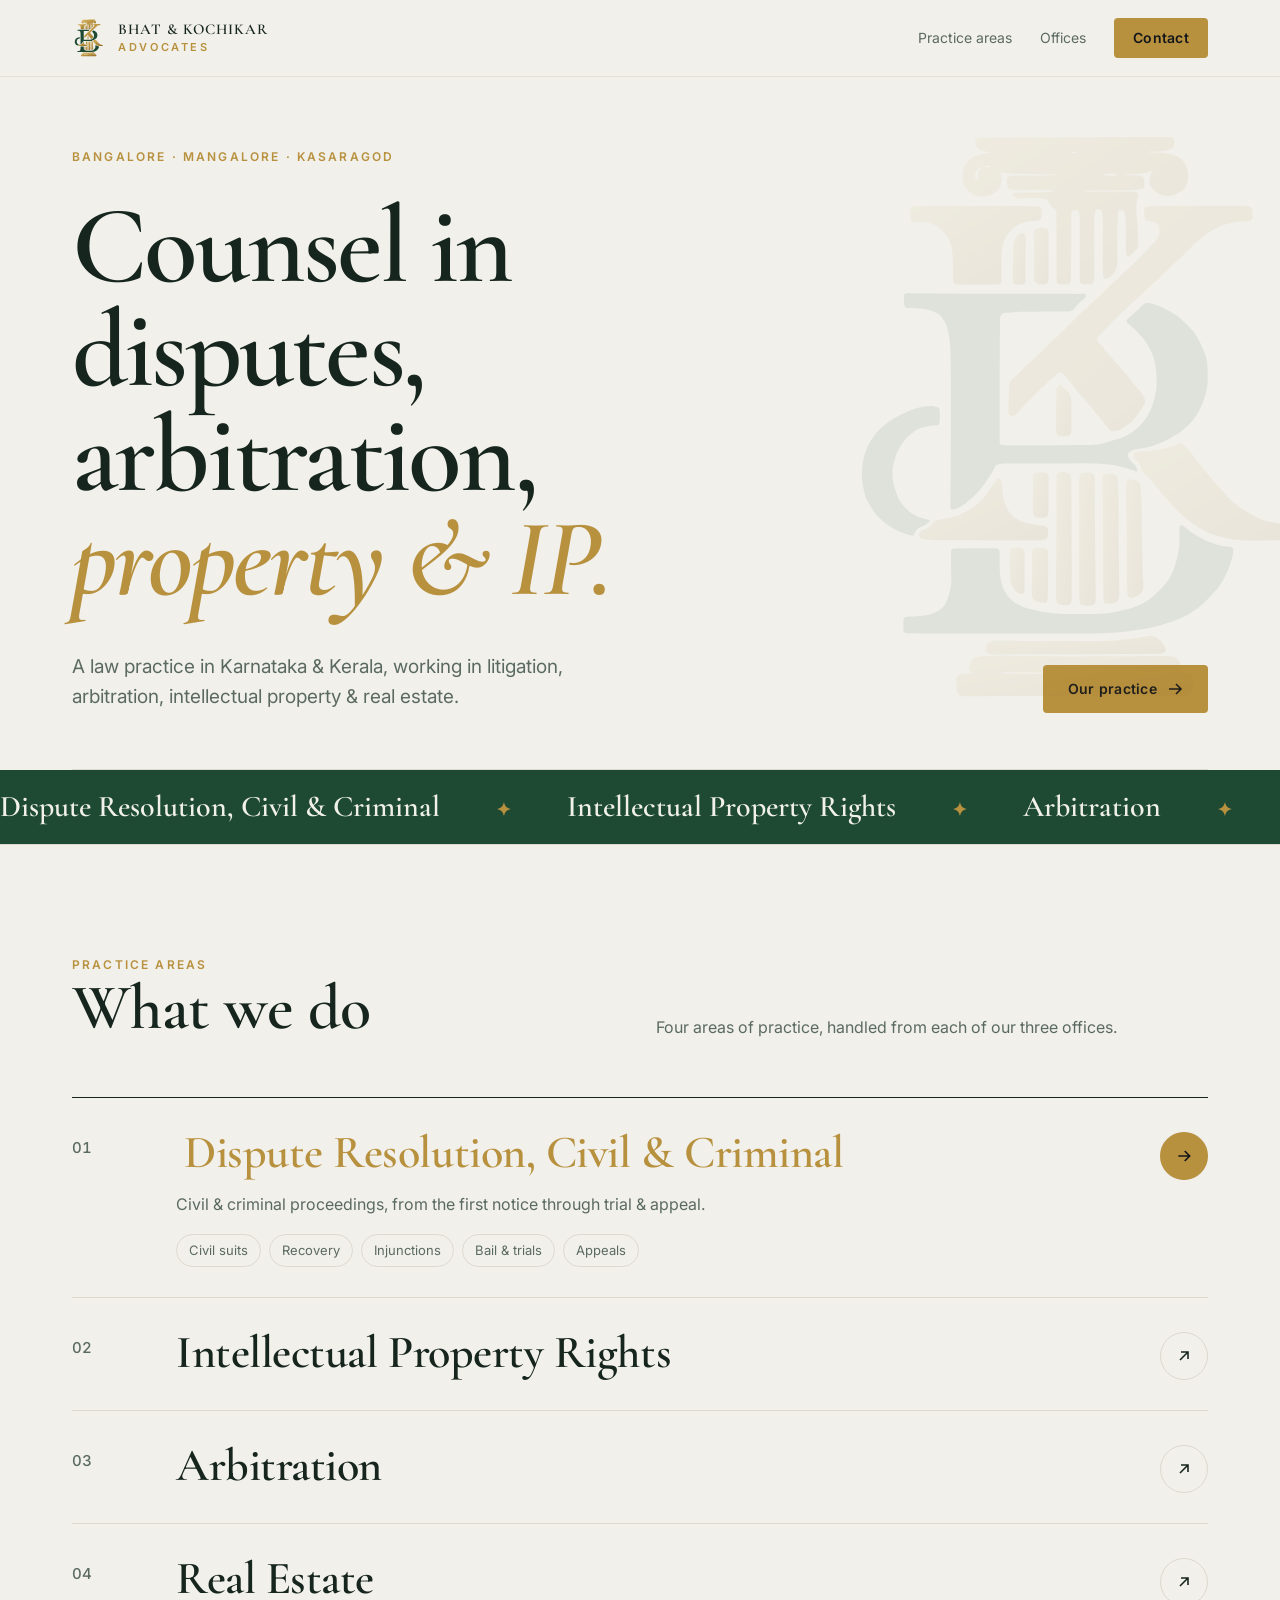
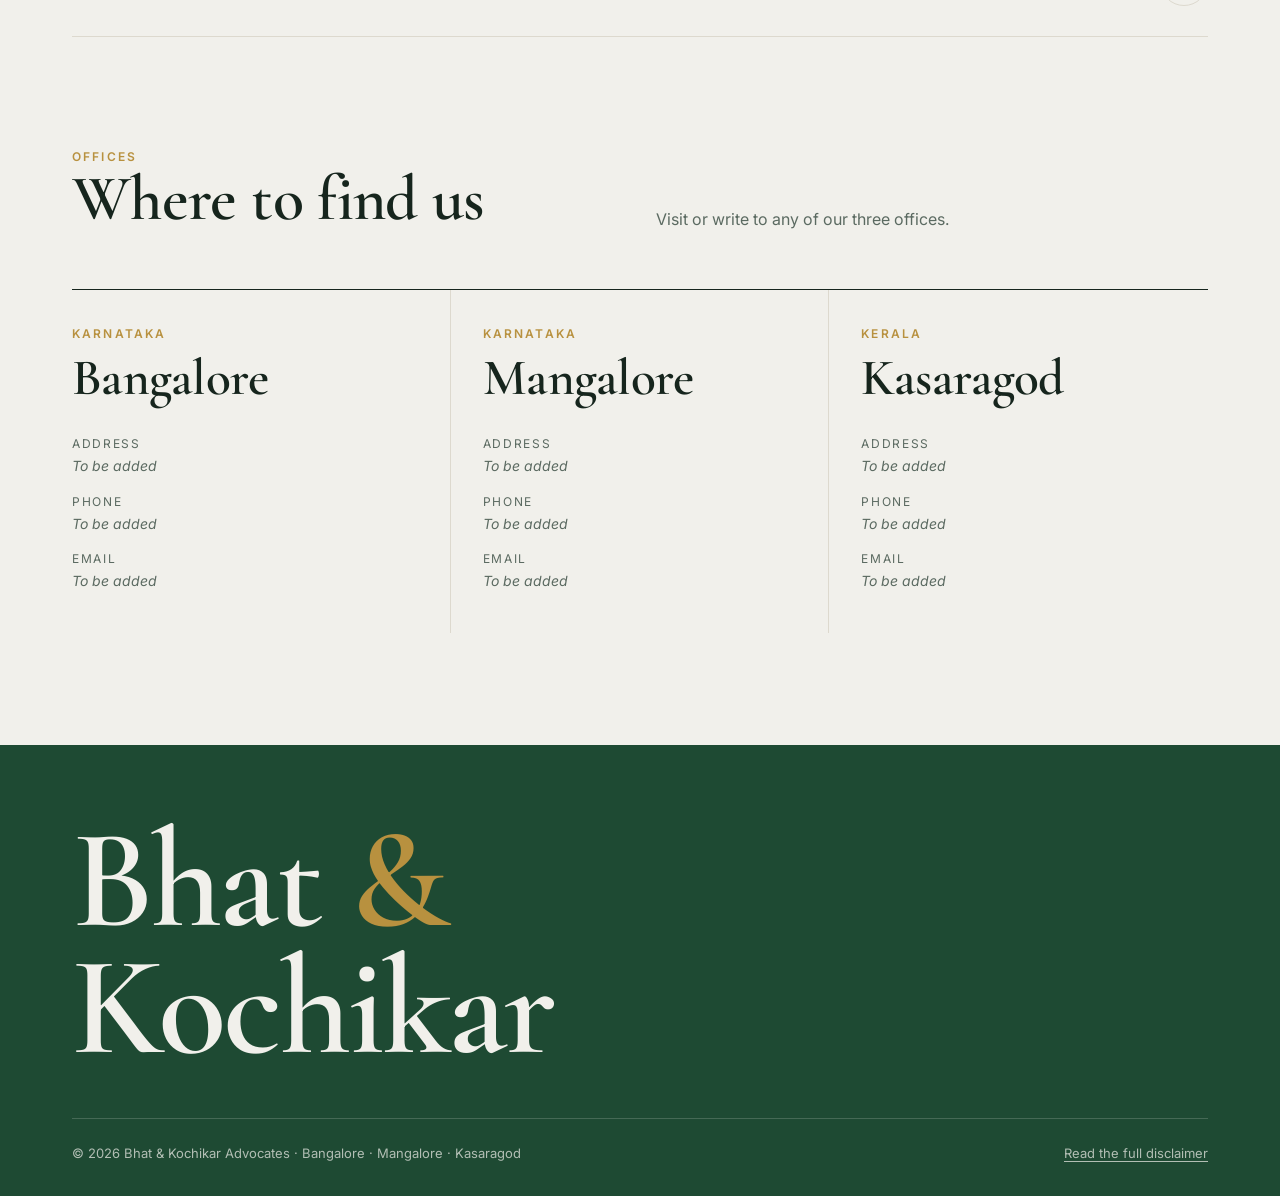
<file: mockups/v2/site.html>
<!doctype html>
<html lang="en">
<head>
<meta charset="utf-8">
<meta name="viewport" content="width=device-width, initial-scale=1">
<title>Bhat &amp; Kochikar Advocates</title>
<link rel="icon" href="assets/mark.svg" type="image/svg+xml">
<link href="https://fonts.googleapis.com/css2?family=Cormorant+Garamond:wght@500;600;700&family=Cinzel:wght@500;600&family=Fraunces:opsz,wght@9..144,400;9..144,500;9..144,600&family=Manrope:wght@500;600;700&family=Inter:wght@400;500;600&display=swap" rel="stylesheet">
<style>
/* ---------- shared ---------- */
:root { --ease: cubic-bezier(.23,1,.32,1); --wrap: 1200px; }
* { box-sizing: border-box; }
html { scroll-behavior: smooth; scroll-padding-top: 88px; }
body { margin: 0; background: var(--bg); color: var(--ink); font: 400 16px/1.6 var(--body); -webkit-font-smoothing: antialiased; transition: background-color .4s var(--ease), color .4s var(--ease); }
h1, h2, h3 { font-family: var(--head); font-weight: var(--head-w); margin: 0; line-height: 1.05; letter-spacing: -.01em; }
p { margin: 0; }
a { color: inherit; }
.wrap { max-width: var(--wrap); margin: 0 auto; padding: 0 32px; }
.eyebrow { font: 600 12px/1.4 var(--body); letter-spacing: .18em; text-transform: uppercase; color: var(--accent); }
.muted { color: var(--muted); }
.logo svg { display: block; width: 100%; height: auto; }
.logo .green path { fill: var(--logo-ink); transition: fill .4s var(--ease); }
.btn { white-space: nowrap; display: inline-flex; align-items: center; gap: 10px; height: 48px; padding: 0 24px; border-radius: min(var(--r), 999px); font: 600 14px/1 var(--body); letter-spacing: .02em; text-decoration: none; cursor: pointer; border: 1px solid transparent; transition: background-color .25s var(--ease), color .25s var(--ease), border-color .25s var(--ease), transform .25s var(--ease); }
.btn svg { width: 16px; height: 16px; transition: transform .25s var(--ease); }
.btn:hover svg { transform: translateX(4px); }
.btn-accent { background: var(--accent); color: var(--on-accent); }
.btn-accent:hover { filter: brightness(.92); }
.btn-line { border-color: color-mix(in srgb, currentColor 35%, transparent); color: inherit; background: transparent; }
.btn-line:hover { border-color: currentColor; }
a:focus-visible, button:focus-visible { outline: 2px solid var(--accent); outline-offset: 3px; }
.chips { display: flex; flex-wrap: wrap; gap: 8px; margin: 0; padding: 0; list-style: none; }
.chips li { font-size: 13px; padding: 5px 12px; border: 1px solid var(--line); border-radius: 999px; color: var(--muted); }
.todo { font-style: italic; color: var(--muted); }

/* top bar, shared shape */
.bar { position: sticky; top: 0; z-index: 20; backdrop-filter: blur(14px); -webkit-backdrop-filter: blur(14px); background: color-mix(in srgb, var(--bg) 78%, transparent); border-bottom: 1px solid color-mix(in srgb, var(--line) 70%, transparent); }
.bar .wrap { height: 76px; display: flex; align-items: center; justify-content: space-between; gap: 16px; }
.brand { display: flex; align-items: center; gap: 12px; text-decoration: none; }
.brand .logo { width: 34px; }
.brand b { font: 600 15px/1.1 var(--head); letter-spacing: .06em; text-transform: uppercase; display: block; }
.brand small { display: block; font: 600 11px/1.4 var(--body); letter-spacing: .24em; color: var(--accent); margin-top: 3px; text-transform: uppercase; }
.nav { display: flex; align-items: center; gap: 28px; }
.nav a.l { font-size: 14px; text-decoration: none; color: var(--muted); transition: color .2s; }
.nav a.l:hover { color: var(--ink); }
.nav .btn { height: 40px; padding: 0 18px; }

/* footer, shared */
.foot { background: var(--brand); color: color-mix(in srgb, var(--on-brand) 70%, transparent); }
.foot .wrap { padding-top: 72px; padding-bottom: 32px; }
.foot .big { font: var(--head-w) clamp(48px, 11vw, 168px)/0.9 var(--head); color: var(--on-brand); letter-spacing: -.02em; }
.foot .big span { color: var(--accent); }
.foot .row { display: flex; justify-content: space-between; gap: 16px; margin-top: 48px; padding-top: 24px; border-top: 1px solid color-mix(in srgb, var(--on-brand) 18%, transparent); font-size: 13px; }
.foot button { background: none; border: 0; padding: 0; color: inherit; font: inherit; text-decoration: underline; text-underline-offset: 3px; cursor: pointer; }

/* reveal on scroll */
.rv { opacity: 0; transform: translateY(24px); transition: opacity .8s var(--ease), transform .8s var(--ease); }
.rv.in { opacity: 1; transform: none; }

/* disclaimer */
dialog { max-width: 600px; width: calc(100% - 32px); border: 1px solid var(--line); border-radius: min(var(--r), 20px); padding: 44px; background: var(--surface); color: var(--ink); }
dialog::backdrop { background: rgba(10,14,12,.7); backdrop-filter: blur(4px); }
dialog h2 { font-size: 30px; margin: 10px 0 18px; }
dialog p { font-size: 14px; color: var(--muted); margin-bottom: 12px; }

/* ---------- T1 editorial ---------- */
.t1 .hero { padding: 72px 0 0; position: relative; overflow: hidden; }
.t1 .hero .wm { position: absolute; right: -60px; top: 20px; width: 520px; opacity: .08; pointer-events: none; }
.t1 .hero h1 { font-size: clamp(52px, 8.6vw, 132px); line-height: .95; letter-spacing: -.025em; margin: 28px 0 40px; max-width: 12ch; }
.t1 .hero h1 em { font-style: italic; color: var(--accent); }
.t1 .hero .under { display: grid; grid-template-columns: 1fr auto; gap: 32px; align-items: end; padding-bottom: 56px; border-bottom: 1px solid var(--line); }
.t1 .hero .under p { font-size: 19px; max-width: 520px; color: var(--muted); }
.t1 .ribbon { overflow: hidden; border-bottom: 1px solid var(--line); background: var(--brand); color: var(--on-brand); }
.t1 .ribbon .track { display: flex; gap: 56px; width: max-content; padding: 22px 0; animation: slide calc(38s * var(--spd)) linear infinite; font: var(--head-w) 30px/1 var(--head); white-space: nowrap; }
.t1 .ribbon .track span::after { content: "✦"; color: var(--accent); margin-left: 56px; font-size: 18px; vertical-align: middle; }
@keyframes slide { to { transform: translateX(-50%); } }
.t1 .sec { padding: 112px 0; }
.t1 .sec-h { display: grid; grid-template-columns: 1fr 1fr; gap: 32px; margin-bottom: 56px; align-items: end; }
.t1 .sec-h h2 { font-size: clamp(40px, 5vw, 72px); }
.t1 .rows { border-top: 1px solid var(--ink); }
.t1 .prow { display: grid; grid-template-columns: 80px 1fr 48px; gap: 24px; align-items: start; padding: 30px 0; border-bottom: 1px solid var(--line); cursor: pointer; transition: padding .4s var(--ease), background-color .4s var(--ease); }
.t1 .prow .n { font: 500 15px/2.6 var(--body); color: var(--muted); font-variant-numeric: tabular-nums; }
.t1 .prow h3 { font-size: clamp(28px, 3.6vw, 48px); transition: color .3s, transform .4s var(--ease); }
.t1 .prow .more { display: grid; grid-template-rows: 0fr; transition: grid-template-rows .5s var(--ease); }
.t1 .prow .more > div { overflow: hidden; }
.t1 .prow .more p { margin: 16px 0 16px; color: var(--muted); max-width: 560px; }
.t1 .prow .ar { width: 48px; height: 48px; border-radius: 50%; border: 1px solid var(--line); display: grid; place-items: center; margin-top: 4px; transition: transform .4s var(--ease), background-color .3s, border-color .3s; }
.t1 .prow .ar svg { width: 16px; }
.t1 .prow:hover h3, .t1 .prow.open h3 { color: var(--accent); transform: translateX(8px); }
.t1 .prow:hover .ar, .t1 .prow.open .ar { background: var(--accent); border-color: var(--accent); color: #14171A; transform: rotate(45deg); }
.t1 .prow.open .more { grid-template-rows: 1fr; }
.t1 .offices { display: grid; grid-template-columns: repeat(3, 1fr); border-top: 1px solid var(--ink); }
.t1 .office { padding: 36px 32px 40px 0; border-right: 1px solid var(--line); }
.t1 .office + .office { padding-left: 32px; }
.t1 .office:last-child { border-right: 0; }
.t1 .office h3 { font-size: clamp(36px, 4vw, 56px); margin: 10px 0 28px; }
.t1 .office dl { margin: 0; font-size: 14px; }
.t1 .office dt { color: var(--muted); font-size: 12px; letter-spacing: .14em; text-transform: uppercase; margin-top: 14px; }
.t1 .office dd { margin: 2px 0 0; }

/* ---------- T2 bento ---------- */
.t2 .bento { display: grid; grid-template-columns: repeat(12, 1fr); grid-auto-rows: minmax(150px, auto); gap: 14px; padding: 28px 0 96px; }
.t2 .tile { position: relative; overflow: hidden; background: var(--surface); border: 1px solid var(--line); border-radius: var(--r); padding: 28px; isolation: isolate; }
.t2 .tile::before { content: ""; position: absolute; inset: 0; z-index: -1; opacity: 0; transition: opacity .3s; background: radial-gradient(420px circle at var(--mx, 50%) var(--my, 50%), color-mix(in srgb, var(--accent) 22%, transparent), transparent 60%); }
.t2 .tile:hover::before { opacity: 1; }
.t2 .tile.hero { grid-column: span 8; grid-row: span 3; background: var(--brand); color: var(--on-brand); border-color: transparent; display: flex; flex-direction: column; justify-content: space-between; padding: 44px; }
.t2 .tile.hero h1 { font-size: clamp(42px, 5.4vw, 80px); line-height: 1; letter-spacing: -.02em; max-width: 13ch; }
.t2 .tile.hero h1 span { color: var(--accent); }
.t2 .tile.hero p { color: color-mix(in srgb, var(--on-brand) 72%, transparent); font-size: 17px; max-width: 460px; margin: 20px 0 28px; }
.t2 .tile.logo { grid-column: span 4; grid-row: span 2; display: grid; place-items: center; background: radial-gradient(circle at 50% 40%, color-mix(in srgb, var(--accent) 22%, var(--surface)), var(--surface) 70%); }
.t2 .tile.logo .logo { width: 150px; transition: transform .8s var(--ease); }
.t2 .tile.logo:hover .logo { transform: scale(1.06) rotate(-2deg); }
.t2 .tile.stat { grid-column: span 2; display: flex; flex-direction: column; justify-content: space-between; }
.t2 .tile.stat b { font: var(--head-w) 56px/1 var(--head); color: var(--accent); font-variant-numeric: tabular-nums; }
.t2 .tile.stat span { font-size: 13px; color: var(--muted); }
.t2 .tile.pa { grid-column: span 3; display: flex; flex-direction: column; cursor: pointer; transition: transform .35s var(--ease), border-color .3s; }
.t2 .tile.pa:hover { transform: translateY(-4px); border-color: color-mix(in srgb, var(--accent) 60%, var(--line)); }
.t2 .tile.pa .n { font-size: 13px; color: var(--muted); display: flex; justify-content: space-between; }
.t2 .tile.pa h3 { font-size: 24px; line-height: 1.15; margin: 36px 0 10px; }
.t2 .tile.pa p { font-size: 14px; color: var(--muted); }
.t2 .tile.pa .chips { margin-top: auto; padding-top: 18px; }
.t2 .tile.off { grid-column: span 12; display: grid; grid-template-columns: 220px repeat(3, 1fr); gap: 0; padding: 0; }
.t2 .tile.off > div { padding: 28px; border-left: 1px solid var(--line); }
.t2 .tile.off > div:first-child { border-left: 0; }
.t2 .tile.off h2 { font-size: 30px; margin-top: 8px; }
.t2 .tile.off h3 { font-size: 26px; }
.t2 .tile.off .st { font-size: 13px; color: var(--muted); margin: 2px 0 14px; }
.t2 .tile.off dl { margin: 0; font-size: 13px; } .t2 .tile.off dt { color: var(--muted); margin-top: 6px; } .t2 .tile.off dd { margin: 0; }
.t2 .tile.cta { grid-column: span 12; display: flex; justify-content: space-between; align-items: center; gap: 24px; background: var(--accent); color: #14171A; border-color: transparent; }
.t2 .tile.cta h2 { font-size: clamp(28px, 3.4vw, 44px); }
.t2 .tile.cta .btn { background: #14171A; color: #fff; }

/* ---------- T3 split sticky ---------- */
.t3 .split { display: grid; grid-template-columns: 44% 56%; }
.t3 .left { position: sticky; top: 0; height: 100vh; background: var(--brand); color: var(--on-brand); padding: 40px 56px; display: flex; flex-direction: column; overflow: hidden; }
.t3 .left .brand small { color: var(--accent); }
.t3 .left .logo { width: 128px; margin: auto 0 32px; }
.t3 .left .logo .green path { fill: var(--on-brand); }
.t3 .left h1 { font-size: clamp(38px, 4.2vw, 64px); line-height: 1.02; letter-spacing: -.02em; }
.t3 .left h1 span { color: var(--accent); }
.t3 .left p { color: color-mix(in srgb, var(--on-brand) 72%, transparent); margin: 20px 0 0; max-width: 420px; }
.t3 .rail { display: flex; flex-direction: column; gap: 10px; margin-top: auto; padding-top: 32px; }
.t3 .rail a { display: flex; align-items: center; gap: 14px; text-decoration: none; font-size: 13px; color: color-mix(in srgb, var(--on-brand) 55%, transparent); transition: color .3s; }
.t3 .rail a i { width: 24px; height: 1px; background: currentColor; transition: width .4s var(--ease); }
.t3 .rail a.on { color: var(--on-brand); } .t3 .rail a.on i { width: 56px; background: var(--accent); }
.t3 .left .glow { position: absolute; width: 520px; height: 520px; right: -220px; top: -160px; border-radius: 50%; background: radial-gradient(circle, color-mix(in srgb, var(--accent) 35%, transparent), transparent 65%); filter: blur(10px); animation: drift calc(14s * var(--spd)) ease-in-out infinite alternate; pointer-events: none; }
@keyframes drift { to { transform: translate(-80px, 120px); } }
.t3 .right { padding: 0 64px; }
.t3 .right .top { height: 88px; display: flex; justify-content: flex-end; align-items: center; gap: 24px; position: sticky; top: 0; z-index: 5; background: color-mix(in srgb, var(--bg) 85%, transparent); backdrop-filter: blur(12px); }
.t3 .pa { min-height: 78vh; display: flex; flex-direction: column; justify-content: center; border-bottom: 1px solid var(--line); padding: 64px 0; }
.t3 .pa .n { font: var(--head-w) 120px/1 var(--head); color: transparent; -webkit-text-stroke: 1px color-mix(in srgb, var(--accent) 80%, transparent); }
.t3 .pa h2 { font-size: clamp(34px, 3.6vw, 54px); margin: 8px 0 18px; }
.t3 .pa p { font-size: 18px; color: var(--muted); max-width: 520px; margin-bottom: 24px; }
.t3 .offices { padding: 96px 0; }
.t3 .offices h2 { font-size: clamp(34px, 3.6vw, 54px); margin: 8px 0 32px; }
.t3 .orow { display: grid; grid-template-columns: 1fr 1fr; gap: 16px; padding: 22px 0; border-top: 1px solid var(--line); align-items: baseline; transition: padding .3s var(--ease); }
.t3 .orow:hover { padding-left: 12px; }
.t3 .orow h3 { font-size: 30px; } .t3 .orow .st { color: var(--muted); font-size: 14px; }
.t3 .orow .c { font-size: 14px; } .t3 .orow dl { margin: 0; } .t3 .orow dt { color: var(--muted); font-size: 12px; letter-spacing: .14em; text-transform: uppercase; margin-top: 10px; } .t3 .orow dt:first-child { margin-top: 0; } .t3 .orow dd { margin: 2px 0 0; }

/* ---------- T4 spotlight ---------- */
.t4 .stage { position: relative; overflow: hidden; text-align: center; padding: 96px 0 120px; background: var(--brand); color: var(--on-brand); }
.t4 .stage::before { content: ""; position: absolute; inset: -40%; background: conic-gradient(from 0deg at 50% 50%, transparent 0deg, color-mix(in srgb, var(--accent) 30%, transparent) 60deg, transparent 140deg, color-mix(in srgb, var(--accent) 18%, transparent) 230deg, transparent 300deg); animation: spin calc(22s * var(--spd)) linear infinite; filter: blur(60px); }
.t4 .stage::after { content: ""; position: absolute; inset: 0; background-image: radial-gradient(color-mix(in srgb, var(--on-brand) 12%, transparent) 1px, transparent 1px); background-size: 22px 22px; mask-image: radial-gradient(ellipse at center, #000 20%, transparent 70%); }
@keyframes spin { to { transform: rotate(360deg); } }
.t4 .stage > * { position: relative; z-index: 1; }
.t4 .stage .logo { width: 132px; margin: 0 auto 28px; filter: drop-shadow(0 10px 40px color-mix(in srgb, var(--accent) 50%, transparent)); }
.t4 .stage .logo .green path { fill: var(--on-brand); }
.t4 .stage h1 { font-size: clamp(44px, 7vw, 104px); line-height: .98; letter-spacing: -.025em; max-width: 14ch; margin: 18px auto 24px; }
.t4 .stage h1 span { background: linear-gradient(100deg, #D9B866, #F3E2A9 40%, #B8913F 60%, #D9B866); background-size: 200% 100%; -webkit-background-clip: text; background-clip: text; color: transparent; animation: shine calc(6s * var(--spd)) linear infinite; }
@keyframes shine { to { background-position: -200% 0; } }
.t4 .stage p { color: color-mix(in srgb, var(--on-brand) 72%, transparent); font-size: 18px; max-width: 560px; margin: 0 auto 36px; }
.t4 .stage .acts { display: flex; gap: 12px; justify-content: center; flex-wrap: wrap; }
.t4 .sec { padding: 112px 0; }
.t4 .sec .c { text-align: center; margin-bottom: 48px; } .t4 .sec h2 { font-size: clamp(36px, 4.4vw, 60px); margin-top: 10px; }
.t4 .cards { display: grid; grid-template-columns: repeat(4, 1fr); gap: 16px; }
.t4 .beam { position: relative; border-radius: var(--r); padding: 1px; background: var(--line); overflow: hidden; }
.t4 .beam::before { content: ""; position: absolute; inset: -60%; background: conic-gradient(from 0deg, transparent 0 300deg, var(--accent) 340deg, transparent 360deg); animation: spin calc(5s * var(--spd)) linear infinite; opacity: 0; transition: opacity .3s; }
.t4 .beam:hover::before { opacity: 1; }
.t4 .beam .in { position: relative; height: 100%; border-radius: calc(var(--r) - 1px); background: var(--surface); padding: 30px 26px; display: flex; flex-direction: column; }
.t4 .beam .n { font-size: 13px; color: var(--accent); letter-spacing: .14em; }
.t4 .beam h3 { font-size: 24px; line-height: 1.15; margin: 48px 0 10px; }
.t4 .beam p { font-size: 14px; color: var(--muted); margin-bottom: 18px; }
.t4 .beam .chips { margin-top: auto; }
.t4 .tabs { display: inline-flex; gap: 4px; padding: 4px; border: 1px solid var(--line); border-radius: 999px; background: var(--surface); margin-bottom: 32px; }
.t4 .tabs button { height: 40px; padding: 0 20px; border: 0; border-radius: 999px; background: none; color: var(--muted); font: 500 14px var(--body); cursor: pointer; transition: background-color .3s, color .3s; }
.t4 .tabs button[aria-selected=true] { background: var(--accent); color: #14171A; }
.t4 .opane { display: grid; grid-template-columns: 1fr 1fr; gap: 48px; align-items: center; text-align: left; max-width: 860px; margin: 0 auto; padding: 40px; border: 1px solid var(--line); border-radius: var(--r); background: var(--surface); }
.t4 .opane h3 { font-size: 56px; } .t4 .opane .st { color: var(--muted); }
.t4 .opane dl { margin: 0; font-size: 14px; } .t4 .opane dt { color: var(--muted); font-size: 12px; letter-spacing: .14em; text-transform: uppercase; margin-top: 12px; } .t4 .opane dd { margin: 2px 0 0; }

/* ---------- motion speed applies to every looping animation ---------- */
html[data-motion=off] *, html[data-motion=off] *::before, html[data-motion=off] *::after { animation: none !important; }
html[data-motion=off] .rv { opacity: 1; transform: none; transition: none; }

/* ---------- T5 glass ---------- */
.t5 { position: relative; isolation: isolate; overflow: hidden; }
.t5 .blobs { position: fixed; inset: 0; z-index: -1; overflow: hidden; background: var(--bg); }
.t5 .blobs i { position: absolute; width: 46vw; height: 46vw; border-radius: 50%; filter: blur(70px); opacity: .55; animation: blob calc(18s * var(--spd)) ease-in-out infinite alternate; }
.t5 .blobs i:nth-child(1) { background: var(--brand); left: -10vw; top: -10vw; }
.t5 .blobs i:nth-child(2) { background: var(--accent); right: -12vw; top: 20vh; animation-delay: -6s; }
.t5 .blobs i:nth-child(3) { background: color-mix(in srgb, var(--brand) 60%, var(--accent)); left: 30vw; bottom: -20vw; animation-delay: -12s; }
@keyframes blob { 50% { transform: translate(8vw, 6vh) scale(1.15); } 100% { transform: translate(-6vw, -4vh) scale(.9); } }
.glass { background: color-mix(in srgb, var(--surface) 55%, transparent); backdrop-filter: blur(22px) saturate(1.4); -webkit-backdrop-filter: blur(22px) saturate(1.4); border: 1px solid color-mix(in srgb, #fff 35%, transparent); box-shadow: 0 20px 60px -30px rgba(0,0,0,.35), inset 0 1px 0 color-mix(in srgb, #fff 40%, transparent); border-radius: max(var(--r), 18px); }
.t5 .pill { position: sticky; top: 16px; z-index: 20; margin: 16px auto 0; width: min(1100px, calc(100% - 32px)); display: flex; align-items: center; justify-content: space-between; padding: 10px 10px 10px 20px; border-radius: 999px; }
.t5 .pill .brand .logo { width: 28px; }
.t5 .hero { padding: 96px 0 72px; display: grid; grid-template-columns: 1.3fr 1fr; gap: 32px; align-items: center; }
.t5 .hero .card { padding: 48px; }
.t5 .hero h1 { font-size: clamp(42px, 5.6vw, 84px); line-height: 1; letter-spacing: -.02em; margin: 18px 0 20px; }
.t5 .hero h1 span { color: var(--accent); }
.t5 .hero .lg { padding: 48px; display: grid; place-items: center; animation: float calc(7s * var(--spd)) ease-in-out infinite; }
.t5 .hero .lg .logo { width: 200px; }
@keyframes float { 50% { transform: translateY(-14px); } }
.t5 .grid { display: grid; grid-template-columns: repeat(2, 1fr); gap: 16px; padding-bottom: 96px; }
.t5 .grid .card { padding: 32px; transition: transform .4s var(--ease); }
.t5 .grid .card:hover { transform: translateY(-6px); }
.t5 .grid h3 { font-size: 28px; margin: 28px 0 10px; }
.t5 .grid p { color: var(--muted); margin-bottom: 16px; }
.t5 .offs { display: grid; grid-template-columns: repeat(3, 1fr); gap: 16px; padding-bottom: 112px; }
.t5 .offs .card { padding: 28px; } .t5 .offs h3 { font-size: 30px; margin: 6px 0 18px; }
.t5 dl, .t6 dl, .t7 dl, .t8 dl, .t9 dl, .t10 dl { margin: 0; font-size: 14px; }
.t5 dt, .t6 dt, .t7 dt, .t8 dt, .t9 dt, .t10 dt { color: var(--muted); font-size: 12px; letter-spacing: .12em; text-transform: uppercase; margin-top: 12px; }
.t5 dd, .t6 dd, .t7 dd, .t8 dd, .t9 dd, .t10 dd { margin: 2px 0 0; }

/* ---------- T6 aurora ---------- */
.t6 .aur { position: relative; min-height: 92vh; display: flex; align-items: center; overflow: hidden; color: var(--on-brand); background: var(--brand); }
.t6 .aur .mesh { position: absolute; inset: -20%; background:
  radial-gradient(40% 50% at 20% 30%, color-mix(in srgb, var(--accent) 70%, transparent), transparent 70%),
  radial-gradient(35% 45% at 80% 20%, color-mix(in srgb, var(--brand) 40%, #6fb39a), transparent 70%),
  radial-gradient(45% 55% at 60% 80%, color-mix(in srgb, var(--accent) 45%, var(--brand)), transparent 70%);
  filter: blur(40px) saturate(1.2); animation: aurora calc(16s * var(--spd)) ease-in-out infinite alternate; }
@keyframes aurora { 0% { transform: translate(0,0) rotate(0); } 50% { transform: translate(-5%, 4%) rotate(8deg) scale(1.1); } 100% { transform: translate(4%, -3%) rotate(-6deg); } }
.t6 .aur .wrap { position: relative; }
.t6 .aur h1 { font-size: clamp(48px, 8vw, 128px); line-height: .95; letter-spacing: -.03em; max-width: 13ch; margin: 22px 0 26px; }
.t6 .aur h1 .w { display: inline-block; opacity: 0; transform: translateY(40px) rotate(4deg); filter: blur(8px); animation: word calc(.9s * var(--spd)) var(--ease) forwards; }
@keyframes word { to { opacity: 1; transform: none; filter: none; } }
.t6 .aur h1 .acc { color: var(--accent); }
.t6 .aur p { color: color-mix(in srgb, var(--on-brand) 80%, transparent); font-size: 19px; max-width: 540px; }
.t6 .aur .scroll { position: absolute; bottom: 28px; left: 50%; font-size: 12px; letter-spacing: .2em; text-transform: uppercase; opacity: .7; animation: bob calc(2s * var(--spd)) ease-in-out infinite; }
@keyframes bob { 50% { transform: translateY(8px); } }
.t6 .list { padding: 112px 0; }
.t6 .li { display: grid; grid-template-columns: 1fr 1fr; gap: 32px; padding: 40px 0; border-top: 1px solid var(--line); }
.t6 .li h3 { font-size: clamp(32px, 4vw, 56px); background: linear-gradient(90deg, var(--ink) 50%, var(--accent) 50%); background-size: 200% 100%; background-position: 0 0; -webkit-background-clip: text; background-clip: text; color: transparent; transition: background-position .7s var(--ease); }
.t6 .li:hover h3 { background-position: -100% 0; }
.t6 .li p { color: var(--muted); margin-bottom: 14px; }
.t6 .off { display: grid; grid-template-columns: repeat(3, 1fr); gap: 0; border-top: 1px solid var(--line); padding-bottom: 112px; }
.t6 .off > div { padding: 32px 28px 0 0; } .t6 .off h3 { font-size: 34px; margin: 6px 0 16px; }

/* ---------- T7 neo-brutalist ---------- */
.t7 { --bw: 3px; --sh: 6px 6px 0 var(--ink); overflow-x: clip; }
.t7 .nb-bar { border-bottom: var(--bw) solid var(--ink); background: var(--bg); position: sticky; top: 0; z-index: 20; }
.t7 .nb-bar .wrap { height: 72px; display: flex; align-items: center; justify-content: space-between; }
.t7 .nb { border: var(--bw) solid var(--ink); box-shadow: var(--sh); border-radius: min(var(--r), 12px); background: var(--surface); }
.t7 .nbtn { white-space: nowrap; display: inline-flex; align-items: center; gap: 10px; height: 48px; padding: 0 22px; border: var(--bw) solid var(--ink); background: var(--accent); color: var(--on-accent); font: 700 14px var(--body); text-transform: uppercase; letter-spacing: .04em; text-decoration: none; box-shadow: 4px 4px 0 var(--ink); border-radius: min(var(--r), 10px); transition: transform .12s, box-shadow .12s; cursor: pointer; }
.t7 .nbtn:hover { transform: translate(-2px, -2px); box-shadow: 6px 6px 0 var(--ink); }
.t7 .nbtn:active { transform: translate(4px, 4px); box-shadow: 0 0 0 var(--ink); }
.t7 .nbtn.alt { background: var(--surface); color: var(--ink); }
.t7 .hero { display: grid; grid-template-columns: 1.5fr 1fr; gap: 24px; padding: 48px 0; }
.t7 .hero .a { padding: 44px; background: var(--brand); color: var(--on-brand); }
.t7 .hero h1 { font-size: clamp(44px, 6vw, 92px); line-height: .95; text-transform: uppercase; letter-spacing: -.02em; margin: 18px 0 24px; }
.t7 .hero h1 span { background: var(--accent); color: var(--on-accent); padding: 0 .12em; box-decoration-break: clone; -webkit-box-decoration-break: clone; }
.t7 .hero .b { display: grid; place-items: center; padding: 32px; background: var(--accent); transform: rotate(2deg); transition: transform .4s var(--ease); }
.t7 .hero .b:hover { transform: rotate(-2deg) scale(1.02); }
.t7 .hero .b .logo { width: 180px; }
.t7 .ticker { border-block: var(--bw) solid var(--ink); background: var(--ink); color: var(--bg); overflow: hidden; }
.t7 .ticker .track { display: flex; gap: 40px; width: max-content; padding: 14px 0; font: 800 22px var(--body); text-transform: uppercase; animation: slide calc(24s * var(--spd)) linear infinite; }
.t7 .pg { display: grid; grid-template-columns: repeat(4, 1fr); gap: 20px; padding: 56px 0; }
.t7 .pg .nb { padding: 24px; transition: transform .15s, box-shadow .15s; }
.t7 .pg .nb:hover { transform: translate(-3px, -3px); box-shadow: 9px 9px 0 var(--ink); }
.t7 .pg .nb:nth-child(2) { background: color-mix(in srgb, var(--accent) 30%, var(--surface)); }
.t7 .pg .nb:nth-child(3) { background: color-mix(in srgb, var(--brand) 18%, var(--surface)); }
.t7 .pg .num { display: inline-block; font: 800 14px var(--body); padding: 4px 10px; border: var(--bw) solid var(--ink); background: var(--bg); }
.t7 .pg h3 { font-size: 24px; margin: 28px 0 10px; text-transform: uppercase; letter-spacing: -.01em; }
.t7 .pg p { font-size: 14px; }
.t7 .offs { display: grid; grid-template-columns: repeat(3, 1fr); gap: 20px; padding-bottom: 96px; }
.t7 .offs .nb { padding: 26px; } .t7 .offs h3 { font-size: 32px; text-transform: uppercase; margin: 8px 0 14px; }
.t7 h2.big { font-size: clamp(36px, 5vw, 64px); text-transform: uppercase; margin: 8px 0 24px; }

/* ---------- T8 swiss grid ---------- */
.t8 { --g: 12; }
.t8 .mono { font: 500 12px/1.4 ui-monospace, Menlo, monospace; letter-spacing: .04em; text-transform: uppercase; color: var(--muted); }
.t8 .sbar { border-bottom: 1px solid var(--ink); }
.t8 .sbar .wrap { height: 64px; display: grid; grid-template-columns: repeat(12, 1fr); align-items: center; gap: 16px; }
.t8 .sbar .brand { grid-column: span 5; } .t8 .sbar nav { grid-column: 6 / -1; display: flex; justify-content: flex-end; gap: 24px; align-items: center; }
.t8 .hero { display: grid; grid-template-columns: repeat(12, 1fr); gap: 16px; padding: 64px 0 0; }
.t8 .hero .idx { grid-column: span 2; }
.t8 .hero h1 { grid-column: 3 / -1; font-size: clamp(48px, 7.4vw, 116px); line-height: .92; letter-spacing: -.035em; }
.t8 .hero h1 span { color: var(--accent); }
.t8 .hero .lead { grid-column: 3 / span 5; margin-top: 40px; font-size: 18px; color: var(--muted); }
.t8 .hero .lg { grid-column: 10 / -1; margin-top: 40px; } .t8 .hero .lg .logo { width: 100%; max-width: 180px; margin-left: auto; }
.t8 .rule { height: 1px; background: var(--ink); transform-origin: left; transform: scaleX(0); transition: transform calc(1.2s * var(--spd)) var(--ease); margin-top: 64px; }
.t8 .rule.in { transform: scaleX(1); }
.t8 .row { display: grid; grid-template-columns: repeat(12, 1fr); gap: 16px; padding: 40px 0; border-bottom: 1px solid var(--line); align-items: start; }
.t8 .row .big { grid-column: span 3; font: var(--head-w) clamp(64px, 9vw, 140px)/0.8 var(--head); letter-spacing: -.05em; color: var(--accent); }
.t8 .row h3 { grid-column: 4 / span 5; font-size: clamp(26px, 2.8vw, 40px); }
.t8 .row .d { grid-column: 9 / -1; color: var(--muted); }
.t8 .row .d .chips { margin-top: 12px; }
.t8 .row:hover .big { animation: nudge .5s var(--ease); }
@keyframes nudge { 40% { transform: translateX(10px); } }
.t8 .ofs { display: grid; grid-template-columns: repeat(12, 1fr); gap: 16px; padding: 48px 0 112px; }
.t8 .ofs .h { grid-column: span 3; } .t8 .ofs .o { grid-column: span 3; border-top: 4px solid var(--ink); padding-top: 16px; }
.t8 .ofs h3 { font-size: 32px; margin: 6px 0 12px; }

/* ---------- T9 horizontal story ---------- */
.t9 .open { padding: 96px 0 64px; text-align: center; }
.t9 .open .logo { width: 96px; margin: 0 auto 24px; }
.t9 .open h1 { font-size: clamp(44px, 6.6vw, 100px); line-height: .98; letter-spacing: -.025em; max-width: 15ch; margin: 18px auto 22px; }
.t9 .open h1 span { color: var(--accent); }
.t9 .open p { max-width: 560px; margin: 0 auto; color: var(--muted); font-size: 18px; }
.t9 .hs { position: relative; height: 420vh; }
.t9 .hs .pin { position: sticky; top: 0; height: 100vh; overflow: hidden; display: flex; flex-direction: column; justify-content: center; }
.t9 .hs .prog { position: absolute; top: 96px; left: 32px; right: 32px; height: 2px; background: var(--line); }
.t9 .hs .prog i { position: absolute; inset: 0 auto 0 0; width: 0; background: var(--accent); }
.t9 .hs .strip { display: flex; gap: 32px; padding: 0 8vw; will-change: transform; }
.t9 .panel { flex: none; width: min(78vw, 860px); min-height: 60vh; border-radius: var(--r); padding: 56px; display: flex; flex-direction: column; justify-content: space-between; background: var(--surface); border: 1px solid var(--line); }
.t9 .panel:nth-child(odd) { background: var(--brand); color: var(--on-brand); border-color: transparent; }
.t9 .panel:nth-child(odd) p { color: color-mix(in srgb, var(--on-brand) 75%, transparent); }
.t9 .panel:nth-child(odd) .chips li { border-color: color-mix(in srgb, var(--on-brand) 30%, transparent); color: inherit; }
.t9 .panel .n { font: var(--head-w) 96px/1 var(--head); color: var(--accent); }
.t9 .panel h3 { font-size: clamp(32px, 4vw, 60px); margin: 12px 0 16px; }
.t9 .panel p { font-size: 18px; color: var(--muted); max-width: 520px; margin-bottom: 20px; }
.t9 .offs { padding: 112px 0; } .t9 .offs h2 { font-size: clamp(36px, 4.4vw, 60px); margin: 8px 0 32px; }
.t9 .og { display: grid; grid-template-columns: repeat(3, 1fr); gap: 16px; }
.t9 .og > div { padding: 28px; border: 1px solid var(--line); border-radius: var(--r); background: var(--surface); } .t9 .og h3 { font-size: 30px; margin: 6px 0 14px; }

/* ---------- T10 3D tilt ---------- */
.t10 .stage3 { perspective: 1200px; padding: 64px 0 96px; display: grid; grid-template-columns: 1.2fr 1fr; gap: 40px; align-items: center; }
.t10 h1 { font-size: clamp(44px, 6vw, 92px); line-height: .98; letter-spacing: -.025em; margin: 18px 0 22px; }
.t10 h1 span { color: var(--accent); }
.t10 .lead { color: var(--muted); font-size: 18px; max-width: 500px; }
.t10 .layers { position: relative; aspect-ratio: 1; transform-style: preserve-3d; transition: transform .2s ease-out; }
.t10 .layers > * { position: absolute; inset: 0; border-radius: 50%; }
.t10 .layers .l1 { background: radial-gradient(circle, color-mix(in srgb, var(--accent) 35%, transparent), transparent 65%); transform: translateZ(-80px) scale(1.2); }
.t10 .layers .l2 { border: 1px solid color-mix(in srgb, var(--accent) 50%, transparent); inset: 8%; transform: translateZ(-30px); animation: spin calc(40s * var(--spd)) linear infinite; border-style: dashed; }
.t10 .layers .l3 { inset: 18%; background: var(--surface); border: 1px solid var(--line); box-shadow: 0 40px 80px -40px rgba(0,0,0,.45); transform: translateZ(20px); }
.t10 .layers .l4 { inset: 28%; display: grid; place-items: center; transform: translateZ(80px); border-radius: 0; }
.t10 .layers .l4 .logo { width: 100%; }
.t10 .tc { display: grid; grid-template-columns: repeat(4, 1fr); gap: 18px; padding-bottom: 96px; perspective: 900px; }
.t10 .tilt { transform-style: preserve-3d; transition: transform .25s ease-out, box-shadow .25s; padding: 28px; border-radius: var(--r); background: var(--surface); border: 1px solid var(--line); position: relative; overflow: hidden; }
.t10 .tilt::after { content: ""; position: absolute; inset: 0; background: radial-gradient(300px circle at var(--gx, 50%) var(--gy, 0%), color-mix(in srgb, #fff 30%, transparent), transparent 60%); opacity: 0; transition: opacity .3s; pointer-events: none; }
.t10 .tilt:hover::after { opacity: 1; }
.t10 .tilt:hover { box-shadow: 0 30px 60px -30px rgba(0,0,0,.4); }
.t10 .tilt > * { transform: translateZ(30px); }
.t10 .tilt .n { font-size: 13px; color: var(--accent); } .t10 .tilt h3 { font-size: 24px; margin: 40px 0 10px; } .t10 .tilt p { font-size: 14px; color: var(--muted); }
.t10 .offs { display: grid; grid-template-columns: repeat(3, 1fr); gap: 18px; padding-bottom: 112px; }
.t10 .offs .tilt h3 { margin-top: 6px; font-size: 30px; }

@media (max-width: 900px) {
  .t5 .hero, .t5 .grid, .t5 .offs, .t6 .li, .t6 .off, .t7 .hero, .t7 .offs, .t9 .og, .t10 .stage3, .t10 .offs { grid-template-columns: 1fr; }
  .t5 .hero .card, .t5 .hero .lg { padding: 28px; } .t5 .hero .lg .logo { width: 120px; }
  .t7 .pg, .t10 .tc { grid-template-columns: 1fr 1fr; }
  .t8 .hero h1, .t8 .hero .lead { grid-column: 1 / -1; } .t8 .hero .idx { grid-column: 1 / -1; } .t8 .hero .lg { grid-column: 1 / -1; margin-top: 24px; } .t8 .hero .lg .logo { margin-left: 0; max-width: 96px; }
  .t8 .row .big { grid-column: 1 / -1; } .t8 .row h3, .t8 .row .d { grid-column: 1 / -1; }
  .t8 .ofs .h, .t8 .ofs .o { grid-column: 1 / -1; } .t8 .sbar .brand { grid-column: span 8; } .t8 .sbar nav { grid-column: 9 / -1; }
  .t9 .hs { height: auto; } .t9 .hs .pin { position: static; height: auto; } .t9 .hs .strip { flex-direction: column; padding: 0 18px; transform: none !important; } .t9 .panel { width: 100%; min-height: 0; padding: 32px; } .t9 .hs .prog { display: none; }
  .t10 .layers { max-width: 280px; }
}
@media (max-width: 600px) { .t7 .pg, .t10 .tc { grid-template-columns: 1fr; } .t7 .hero .b { transform: none; } .t7 { --sh: 4px 4px 0 var(--ink); } .t7 .hero .a { padding: 26px; } .t5 .pill .nav a.l { display: none; } .t6 .aur { min-height: 0; padding: 72px 0 96px; } .t8 .sbar nav a.l { display: none; } }

/* ---------- small screens ---------- */
@media (max-width: 900px) {
  .t1 .hero .under, .t1 .sec-h, .t1 .offices { grid-template-columns: 1fr; }
  .t1 .office, .t1 .office + .office { padding: 28px 0; border-right: 0; border-bottom: 1px solid var(--line); }
  .t1 .hero .wm { width: 300px; right: -90px; }
  .t2 .tile.hero, .t2 .tile.logo, .t2 .tile.pa, .t2 .tile.off, .t2 .tile.cta { grid-column: span 12; }
  .t2 .tile.stat { grid-column: span 4; }
  .t2 .tile.hero { padding: 28px; }
  .t2 .tile.logo { grid-row: span 1; padding: 20px; } .t2 .tile.logo .logo { width: 90px; }
  .t2 .tile.off { grid-template-columns: 1fr; } .t2 .tile.off > div { border-left: 0; border-top: 1px solid var(--line); } .t2 .tile.off > div:first-child { border-top: 0; }
  .t2 .tile.cta { flex-direction: column; align-items: start; }
  .t3 .split { grid-template-columns: 1fr; }
  .t3 .left { position: relative; height: auto; padding: 28px 20px 40px; }
  .t3 .left .logo { margin: 40px 0 24px; width: 88px; }
  .t3 .rail { display: none; }
  .t3 .right { padding: 0 20px; } .t3 .right .top { display: none; }
  .t3 .pa { min-height: 0; } .t3 .pa .n { font-size: 72px; }
  .t4 .cards { grid-template-columns: 1fr 1fr; }
  .t4 .opane { grid-template-columns: 1fr; gap: 20px; padding: 28px; }
}
@media (max-width: 600px) {
  .wrap { padding: 0 18px; }
  .nav a.l { display: none; }
  .brand b { font-size: 13px; }
  .t1 .prow { grid-template-columns: 44px 1fr 40px; gap: 12px; } .t1 .prow .ar { width: 40px; height: 40px; }
  .t1 .sec { padding: 72px 0; } .t1 .ribbon .track { font-size: 22px; }
  .t2 .tile.stat { grid-column: span 6; } .t2 .tile.stat:last-of-type { grid-column: span 12; }
  .t4 .cards { grid-template-columns: 1fr; } .t4 .opane h3 { font-size: 40px; } .t4 .tabs button { padding: 0 14px; }
  .foot .row { flex-direction: column; }
  dialog { padding: 28px 22px; }
}
@media (prefers-reduced-motion: reduce) {
  *, *::before, *::after { animation: none !important; transition: none !important; }
  .rv { opacity: 1; transform: none; }
}
</style>
</head>
<body>
<div id="app"></div>
<dialog id="disc" aria-labelledby="disc-t">
  <p class="eyebrow">Disclaimer</p>
  <h2 id="disc-t">Before you continue</h2>
  <p>The Bar Council of India does not permit advocates to solicit work or advertise in any manner. By clicking "I agree", you confirm that:</p>
  <p>You are seeking information about Bhat &amp; Kochikar Advocates of your own accord, & there has been no advertisement, solicitation or inducement of any kind from the firm or its members.</p>
  <p>The information on this website is for general information only. It is not legal advice, & using this website does not create an advocate-client relationship.</p>
  <button class="btn btn-accent" type="button" id="agree" style="margin-top:16px">I agree</button>
</dialog>
<script type="module">
import {PRESETS, themeVars} from './themes.js';

// Text is copied from the live index.html. Office contact details are not on the live site yet.
const S = {
  cities: 'Bangalore · Mangalore · Kasaragod',
  lead: 'A law practice in Karnataka & Kerala, working in litigation, arbitration, intellectual property & real estate.',
  practice: [
    {n:'01', t:'Dispute Resolution, Civil & Criminal', d:'Civil & criminal proceedings, from the first notice through trial & appeal.', tags:['Civil suits','Recovery','Injunctions','Bail & trials','Appeals']},
    {n:'02', t:'Intellectual Property Rights', d:'Protection & enforcement of trademarks, copyright & designs.', tags:['Registration','Oppositions','Infringement','Passing off']},
    {n:'03', t:'Arbitration', d:'Domestic arbitration, & the court proceedings that support or challenge it.', tags:['Appointments','Proceedings','Interim relief','Enforcement']},
    {n:'04', t:'Real Estate', d:'Property transactions & property disputes.', tags:['Title verification','Sale & lease','Development','Partition']},
  ],
  offices: [{c:'Bangalore', s:'Karnataka'}, {c:'Mangalore', s:'Karnataka'}, {c:'Kasaragod', s:'Kerala'}],
};
const ARROW = '<svg viewBox="0 0 16 16" fill="none" stroke="currentColor" stroke-width="1.6" aria-hidden="true"><path d="M2 8h12M9 3l5 5-5 5"/></svg>';
const DIAG = '<svg viewBox="0 0 16 16" fill="none" stroke="currentColor" stroke-width="1.6" aria-hidden="true"><path d="M4 12L12 4M5 4h7v7"/></svg>';
const TODO = '<span class="todo">To be added</span>';
const chips = tags => `<ul class="chips">${tags.map(t => `<li>${t}</li>`).join('')}</ul>`;
const contact = `<dl><dt>Address</dt><dd>${TODO}</dd><dt>Phone</dt><dd>${TODO}</dd><dt>Email</dt><dd>${TODO}</dd></dl>`;
const LOGO = '<div class="logo" data-logo></div>';
const bar = (links = true) => `<header class="bar"><div class="wrap">
  <a class="brand" href="#">${LOGO}<span><b>Bhat &amp; Kochikar</b><small>Advocates</small></span></a>
  <nav class="nav" aria-label="Main">${links ? '<a class="l" href="#practice">Practice areas</a><a class="l" href="#offices">Offices</a>' : ''}<a class="btn btn-accent" href="#offices">Contact</a></nav></div></header>`;
const foot = `<footer class="foot"><div class="wrap">
  <div class="big">Bhat <span>&amp;</span><br>Kochikar</div>
  <div class="row"><span>© 2026 Bhat &amp; Kochikar Advocates · ${S.cities}</span><button type="button" data-disc>Read the full disclaimer</button></div></div></footer>`;

const T = {
  t1: () => `${bar()}<main class="t1">
    <section class="hero"><div class="wm" aria-hidden="true">${LOGO}</div><div class="wrap">
      <p class="eyebrow rv">${S.cities}</p>
      <h1 class="rv">Counsel in disputes, arbitration, <em>property & IP.</em></h1>
      <div class="under rv"><p>${S.lead}</p><a class="btn btn-accent" href="#practice">Our practice ${ARROW}</a></div></div></section>
    <div class="ribbon" aria-hidden="true"><div class="track">${[...S.practice, ...S.practice, ...S.practice, ...S.practice].map(p => `<span>${p.t}</span>`).join('')}</div></div>
    <section class="sec" id="practice"><div class="wrap">
      <div class="sec-h rv"><div><p class="eyebrow">Practice areas</p><h2>What we do</h2></div><p class="muted">Four areas of practice, handled from each of our three offices.</p></div>
      <div class="rows">${S.practice.map((p, i) => `<article class="prow rv${i === 0 ? ' open' : ''}" tabindex="0" data-acc><span class="n">${p.n}</span><div><h3>${p.t}</h3><div class="more"><div><p>${p.d}</p>${chips(p.tags)}</div></div></div><span class="ar">${DIAG}</span></article>`).join('')}</div>
    </div></section>
    <section class="sec" id="offices" style="padding-top:0"><div class="wrap">
      <div class="sec-h rv"><div><p class="eyebrow">Offices</p><h2>Where to find us</h2></div><p class="muted">Visit or write to any of our three offices.</p></div>
      <div class="offices">${S.offices.map(o => `<div class="office rv"><p class="eyebrow">${o.s}</p><h3>${o.c}</h3>${contact}</div>`).join('')}</div>
    </div></section></main>${foot}`,

  t2: () => `${bar()}<main class="t2"><div class="wrap"><div class="bento">
    <div class="tile hero rv"><p class="eyebrow">${S.cities}</p><div><h1>Counsel in disputes, arbitration, <span>property & IP.</span></h1><p>${S.lead}</p>
      <div style="display:flex;gap:12px;flex-wrap:wrap"><a class="btn btn-accent" href="#practice">Our practice ${ARROW}</a><a class="btn btn-line" href="#offices">Find an office</a></div></div></div>
    <div class="tile logo rv">${LOGO}</div>
    <div class="tile stat rv"><b data-count="3">0</b><span>Offices</span></div>
    <div class="tile stat rv"><b data-count="2">0</b><span>States</span></div>
    ${S.practice.map((p, i) => `<article class="tile pa rv" ${i === 0 ? 'id="practice"' : ''} tabindex="0"><div class="n"><span>${p.n}</span>${DIAG.replace('<svg', '<svg width="16"')}</div><h3>${p.t}</h3><p>${p.d}</p>${chips(p.tags.slice(0, 3))}</article>`).join('')}
    <div class="tile off rv" id="offices"><div><p class="eyebrow">Offices</p><h2>Where to find us</h2></div>${S.offices.map(o => `<div><h3>${o.c}</h3><p class="st">${o.s}</p>${contact}</div>`).join('')}</div>
    <div class="tile cta rv"><h2>Need to speak to us?</h2><a class="btn" href="#offices">Contact an office ${ARROW}</a></div>
  </div></div></main>${foot}`,

  t3: () => `<main class="t3"><div class="split">
    <aside class="left"><div class="glow"></div>
      <a class="brand" href="#" style="color:inherit"><span><b>Bhat &amp; Kochikar</b><small>Advocates</small></span></a>
      ${LOGO}<p class="eyebrow">${S.cities}</p><h1 style="margin-top:14px">Counsel in disputes, arbitration, <span>property & IP.</span></h1><p>${S.lead}</p>
      <nav class="rail" aria-label="Sections">${S.practice.map((p, i) => `<a href="#pa${i}" data-rail="pa${i}"><i></i>${p.t}</a>`).join('')}<a href="#offices" data-rail="offices"><i></i>Offices</a></nav></aside>
    <div class="right"><div class="top"><a class="btn btn-accent" href="#offices">Contact</a></div>
      ${S.practice.map((p, i) => `<section class="pa" id="pa${i}" ${i === 0 ? 'data-first' : ''}><span class="n rv">${p.n}</span><p class="eyebrow rv">Practice area</p><h2 class="rv">${p.t}</h2><p class="rv">${p.d}</p><div class="rv">${chips(p.tags)}</div></section>`).join('')}
      <section class="offices" id="offices"><p class="eyebrow">Offices</p><h2>Where to find us</h2>${S.offices.map(o => `<div class="orow rv"><div><h3>${o.c}</h3><span class="st">${o.s}</span></div><div class="c">${contact}</div></div>`).join('')}</section>
    </div></div></main>${foot}`,

  t4: () => `${bar()}<main class="t4">
    <section class="stage"><div class="wrap">${LOGO}<p class="eyebrow">${S.cities}</p><h1>Counsel in disputes, arbitration, <span>property & IP.</span></h1><p>${S.lead}</p>
      <div class="acts"><a class="btn btn-accent" href="#practice">Our practice ${ARROW}</a><a class="btn btn-line" href="#offices">Find an office</a></div></div></section>
    <section class="sec" id="practice"><div class="wrap"><div class="c rv"><p class="eyebrow">Practice areas</p><h2>What we do</h2></div>
      <div class="cards">${S.practice.map(p => `<div class="beam rv"><div class="in"><span class="n">${p.n}</span><h3>${p.t}</h3><p>${p.d}</p>${chips(p.tags.slice(0, 3))}</div></div>`).join('')}</div></div></section>
    <section class="sec" id="offices" style="padding-top:0"><div class="wrap" style="text-align:center"><div class="c rv"><p class="eyebrow">Offices</p><h2>Where to find us</h2></div>
      <div class="tabs" role="tablist">${S.offices.map((o, i) => `<button role="tab" type="button" aria-selected="${i === 0}" data-office="${i}">${o.c}</button>`).join('')}</div>
      <div class="opane" role="tabpanel"><div><p class="eyebrow" data-os>${S.offices[0].s}</p><h3 data-oc>${S.offices[0].c}</h3></div>${contact}</div></div></section>
  </main>${foot}`,

  t5: () => `<main class="t5"><div class="blobs" aria-hidden="true"><i></i><i></i><i></i></div>
    <header class="pill glass"><a class="brand" href="#">${LOGO}<span><b>Bhat &amp; Kochikar</b><small>Advocates</small></span></a>
      <nav class="nav" aria-label="Main"><a class="l" href="#practice">Practice areas</a><a class="l" href="#offices">Offices</a><a class="btn btn-accent" href="#offices" style="border-radius:999px">Contact</a></nav></header>
    <div class="wrap"><section class="hero"><div class="card glass rv"><p class="eyebrow">${S.cities}</p><h1>Counsel in disputes, arbitration, <span>property & IP.</span></h1><p class="muted" style="font-size:18px">${S.lead}</p>
      <div style="display:flex;gap:12px;flex-wrap:wrap;margin-top:28px"><a class="btn btn-accent" href="#practice" style="border-radius:999px">Our practice ${ARROW}</a><a class="btn btn-line" href="#offices" style="border-radius:999px">Find an office</a></div></div>
      <div class="lg glass rv">${LOGO}</div></section>
    <div class="rv" id="practice" style="margin-bottom:24px"><p class="eyebrow">Practice areas</p><h2 style="font-size:clamp(36px,4.4vw,60px);margin-top:8px">What we do</h2></div>
    <div class="grid">${S.practice.map(p => `<article class="card glass rv"><span class="eyebrow">${p.n}</span><h3>${p.t}</h3><p>${p.d}</p>${chips(p.tags)}</article>`).join('')}</div>
    <div class="rv" id="offices" style="margin-bottom:24px"><p class="eyebrow">Offices</p><h2 style="font-size:clamp(36px,4.4vw,60px);margin-top:8px">Where to find us</h2></div>
    <div class="offs">${S.offices.map(o => `<div class="card glass rv"><p class="eyebrow">${o.s}</p><h3>${o.c}</h3>${contact}</div>`).join('')}</div></div></main>${foot}`,

  t6: () => `${bar()}<main class="t6">
    <section class="aur"><div class="mesh" aria-hidden="true"></div><div class="wrap"><p class="eyebrow" style="color:var(--on-brand);opacity:.8">${S.cities}</p>
      <h1 data-words>Counsel in disputes, arbitration, <span class="acc">property & IP.</span></h1><p>${S.lead}</p>
      <div style="display:flex;gap:12px;flex-wrap:wrap;margin-top:32px"><a class="btn btn-accent" href="#practice">Our practice ${ARROW}</a><a class="btn btn-line" href="#offices">Find an office</a></div></div>
      <span class="scroll" aria-hidden="true">Scroll</span></section>
    <section class="list wrap" id="practice"><p class="eyebrow rv">Practice areas</p><h2 class="rv" style="font-size:clamp(36px,4.4vw,60px);margin:8px 0 40px">What we do</h2>
      ${S.practice.map(p => `<article class="li rv"><h3>${p.t}</h3><div><p>${p.d}</p>${chips(p.tags)}</div></article>`).join('')}</section>
    <section class="wrap" id="offices"><p class="eyebrow rv">Offices</p><h2 class="rv" style="font-size:clamp(36px,4.4vw,60px);margin:8px 0 32px">Where to find us</h2>
      <div class="off">${S.offices.map(o => `<div class="rv"><p class="eyebrow">${o.s}</p><h3>${o.c}</h3>${contact}</div>`).join('')}</div></section></main>${foot}`,

  t7: () => `<main class="t7"><header class="nb-bar"><div class="wrap"><a class="brand" href="#">${LOGO}<span><b>Bhat &amp; Kochikar</b><small>Advocates</small></span></a><a class="nbtn" href="#offices">Contact</a></div></header>
    <div class="wrap"><section class="hero"><div class="a nb rv"><p class="eyebrow" style="color:var(--accent)">${S.cities}</p><h1>Counsel in disputes, arbitration, <span>property & IP.</span></h1><p style="opacity:.85;max-width:520px">${S.lead}</p>
      <div style="display:flex;gap:14px;flex-wrap:wrap;margin-top:28px"><a class="nbtn" href="#practice">Our practice ${ARROW}</a><a class="nbtn alt" href="#offices">Find an office</a></div></div>
      <div class="b nb rv">${LOGO}</div></section></div>
    <div class="ticker" aria-hidden="true"><div class="track">${[...S.practice, ...S.practice, ...S.practice, ...S.practice].map(p => `<span>${p.t} ★</span>`).join('')}</div></div>
    <div class="wrap"><section id="practice"><div class="pg">${S.practice.map(p => `<article class="nb rv"><span class="num">${p.n}</span><h3>${p.t}</h3><p>${p.d}</p></article>`).join('')}</div></section>
      <section id="offices"><h2 class="big rv">Where to find us</h2><div class="offs">${S.offices.map(o => `<div class="nb rv"><span class="num">${o.s}</span><h3>${o.c}</h3>${contact}</div>`).join('')}</div></section></div></main>${foot}`,

  t8: () => `<main class="t8"><header class="sbar"><div class="wrap"><a class="brand" href="#">${LOGO}<span><b>Bhat &amp; Kochikar</b><small>Advocates</small></span></a><nav><a class="l mono" href="#practice">Practice</a><a class="l mono" href="#offices">Offices</a><a class="btn btn-accent" href="#offices" style="height:36px;border-radius:0">Contact</a></nav></div></header>
    <div class="wrap"><section class="hero"><div class="idx mono rv">(01)<br>Firm</div><h1 class="rv">Counsel in disputes, arbitration, <span>property & IP.</span></h1><p class="lead rv">${S.lead}</p><div class="lg rv">${LOGO}</div></section>
      <div class="rule" data-line></div>
      <section id="practice"><div class="mono rv" style="padding:24px 0">(02) Practice areas: ${S.practice.length}</div>${S.practice.map(p => `<article class="row rv"><span class="big">${p.n}</span><h3>${p.t}</h3><div class="d">${p.d}${chips(p.tags)}</div></article>`).join('')}</section>
      <section id="offices" class="ofs"><div class="h rv"><div class="mono">(03) Offices</div><h2 style="font-size:40px;margin-top:10px">Where to find us</h2></div>${S.offices.map(o => `<div class="o rv"><div class="mono">${o.s}</div><h3>${o.c}</h3>${contact}</div>`).join('')}</section></div></main>${foot}`,

  t9: () => `${bar()}<main class="t9"><section class="open wrap">${LOGO}<p class="eyebrow rv">${S.cities}</p><h1 class="rv">Counsel in disputes, arbitration, <span>property & IP.</span></h1><p class="rv">${S.lead}</p></section>
    <section class="hs" id="practice"><div class="pin"><div class="prog"><i data-prog></i></div><div class="strip" data-strip>
      ${S.practice.map(p => `<article class="panel"><span class="n">${p.n}</span><div><p class="eyebrow">Practice area</p><h3>${p.t}</h3><p>${p.d}</p>${chips(p.tags)}</div></article>`).join('')}</div></div></section>
    <section class="offs wrap" id="offices"><p class="eyebrow rv">Offices</p><h2 class="rv">Where to find us</h2><div class="og">${S.offices.map(o => `<div class="rv"><p class="eyebrow">${o.s}</p><h3>${o.c}</h3>${contact}</div>`).join('')}</div></section></main>${foot}`,

  t10: () => `${bar()}<main class="t10"><div class="wrap"><section class="stage3"><div><p class="eyebrow rv">${S.cities}</p><h1 class="rv">Counsel in disputes, arbitration, <span>property & IP.</span></h1><p class="lead rv">${S.lead}</p>
      <div style="display:flex;gap:12px;flex-wrap:wrap;margin-top:28px" class="rv"><a class="btn btn-accent" href="#practice">Our practice ${ARROW}</a><a class="btn btn-line" href="#offices">Find an office</a></div></div>
      <div class="layers" data-par aria-hidden="true"><div class="l1"></div><div class="l2"></div><div class="l3"></div><div class="l4">${LOGO}</div></div></section>
    <div id="practice" class="rv" style="margin-bottom:24px"><p class="eyebrow">Practice areas</p><h2 style="font-size:clamp(36px,4.4vw,60px);margin-top:8px">What we do</h2></div>
    <div class="tc">${S.practice.map(p => `<article class="tilt rv" data-tilt><span class="n">${p.n}</span><h3>${p.t}</h3><p>${p.d}</p></article>`).join('')}</div>
    <div id="offices" class="rv" style="margin-bottom:24px"><p class="eyebrow">Offices</p><h2 style="font-size:clamp(36px,4.4vw,60px);margin-top:8px">Where to find us</h2></div>
    <div class="offs">${S.offices.map(o => `<div class="tilt rv" data-tilt><p class="eyebrow">${o.s}</p><h3>${o.c}</h3>${contact}</div>`).join('')}</div></div></main>${foot}`,
};

// ----- state from the URL hash: #t=t1&p=logo&o={json overrides} -----
function readHash() { const h = new URLSearchParams(location.hash.slice(1)); let o = {}; try { o = JSON.parse(h.get('o') || '{}'); } catch {} return {t: h.get('t') || 't1', p: h.get('p') || 'logo', o}; }
let svgText = '';
async function render() {
  const st = readHash();
  const theme = {...(PRESETS[st.p] || PRESETS.logo), ...st.o};
  for (const [k, v] of Object.entries(themeVars(theme))) document.documentElement.style.setProperty(k, v);
  document.documentElement.dataset.motion = theme.motion || 'calm';
  document.querySelector('meta[name=theme-color]')?.remove();
  if (document.body.dataset.t !== st.t) {
    document.body.dataset.t = st.t;
    document.getElementById('app').innerHTML = (T[st.t] || T.t1)();
    wire();
  }
}
async function wire() {
  if (!svgText) svgText = await fetch('assets/mark.svg').then(r => r.text());
  document.querySelectorAll('[data-logo]').forEach(el => { el.innerHTML = svgText; el.querySelector('svg').removeAttribute('aria-label'); el.querySelector('svg').setAttribute('aria-hidden', 'true'); });
  // reveal
  const io = new IntersectionObserver(es => es.forEach(e => { if (e.isIntersecting) { e.target.classList.add('in'); io.unobserve(e.target); } }), {rootMargin: '0px 0px -8% 0px'});
  document.querySelectorAll('.rv').forEach(el => io.observe(el));
  // T1 rows: hover opens on pointer devices, click/Enter toggles everywhere
  document.querySelectorAll('[data-acc]').forEach(r => {
    const open = () => { document.querySelectorAll('[data-acc]').forEach(x => x.classList.toggle('open', x === r)); };
    r.addEventListener('click', open); r.addEventListener('keydown', e => { if (e.key === 'Enter' || e.key === ' ') { e.preventDefault(); open(); } });
    if (matchMedia('(hover: hover)').matches) r.addEventListener('mouseenter', open);
  });
  // T2 spotlight + counters
  document.querySelectorAll('.t2 .tile').forEach(t => t.addEventListener('pointermove', e => { const b = t.getBoundingClientRect(); t.style.setProperty('--mx', (e.clientX - b.left) + 'px'); t.style.setProperty('--my', (e.clientY - b.top) + 'px'); }));
  document.querySelectorAll('[data-count]').forEach(el => { const n = +el.dataset.count; let i = 0; const step = () => { el.textContent = ++i; if (i < n) setTimeout(step, 260); }; setTimeout(step, 400); });
  // T3 rail follows scroll
  const rails = document.querySelectorAll('[data-rail]');
  if (rails.length) { const ro = new IntersectionObserver(es => es.forEach(e => { if (e.isIntersecting) rails.forEach(a => a.classList.toggle('on', a.dataset.rail === e.target.id)); }), {rootMargin: '-45% 0px -45% 0px'}); document.querySelectorAll('.t3 .pa, .t3 .offices').forEach(s => ro.observe(s)); rails[0].classList.add('on'); }
  // T4 office tabs
  document.querySelectorAll('[data-office]').forEach(b => b.addEventListener('click', () => { const o = S.offices[+b.dataset.office]; document.querySelectorAll('[data-office]').forEach(x => x.setAttribute('aria-selected', x === b)); document.querySelector('[data-oc]').textContent = o.c; document.querySelector('[data-os]').textContent = o.s; }));
  // T6 headline types in word by word
  document.querySelectorAll('[data-words]').forEach(h => { let i = 0; const split = node => [...node.childNodes].forEach(n => { if (n.nodeType === 3) { const f = document.createDocumentFragment(); n.textContent.split(/(\s+)/).forEach(w => { if (!w.trim()) { f.append(w); return; } const s = document.createElement('span'); s.className = 'w'; s.textContent = w; s.style.animationDelay = `calc(${i++ * 0.09}s * var(--spd))`; f.append(s); }); n.replaceWith(f); } else split(n); }); split(h); });
  // T8 rule draws when seen
  document.querySelectorAll('[data-line]').forEach(el => io.observe(el));
  // T9 vertical scroll drives the strip sideways
  const strip = document.querySelector('[data-strip]');
  if (strip) { const hs = strip.closest('.hs'), bar = document.querySelector('[data-prog]');
    const onS = () => { if (innerWidth <= 900) return; const r = hs.getBoundingClientRect(); const max = hs.offsetHeight - innerHeight; const p = Math.min(1, Math.max(0, -r.top / max)); strip.style.transform = `translateX(${-p * (strip.scrollWidth - innerWidth)}px)`; bar.style.width = (p * 100) + '%'; };
    addEventListener('scroll', onS, {passive: true}); addEventListener('resize', onS); onS(); }
  // T10 tilt & parallax (pointer devices only)
  if (matchMedia('(hover: hover)').matches) {
    document.querySelectorAll('[data-tilt]').forEach(c => { c.addEventListener('pointermove', e => { const b = c.getBoundingClientRect(), x = (e.clientX - b.left) / b.width, y = (e.clientY - b.top) / b.height; c.style.transform = `rotateY(${(x - .5) * 14}deg) rotateX(${(.5 - y) * 14}deg)`; c.style.setProperty('--gx', x * 100 + '%'); c.style.setProperty('--gy', y * 100 + '%'); }); c.addEventListener('pointerleave', () => { c.style.transform = ''; }); });
    const par = document.querySelector('[data-par]'); if (par) addEventListener('pointermove', e => { const x = e.clientX / innerWidth - .5, y = e.clientY / innerHeight - .5; par.style.transform = `rotateY(${x * 22}deg) rotateX(${-y * 22}deg)`; });
  }
  // disclaimer
  const d = document.getElementById('disc');
  document.querySelectorAll('[data-disc]').forEach(b => b.addEventListener('click', () => d.showModal()));
  window.__ready = true;
}
document.getElementById('agree').addEventListener('click', () => document.getElementById('disc').close());
window.addEventListener('hashchange', render);
render();
</script>
</body>
</html>
</file>
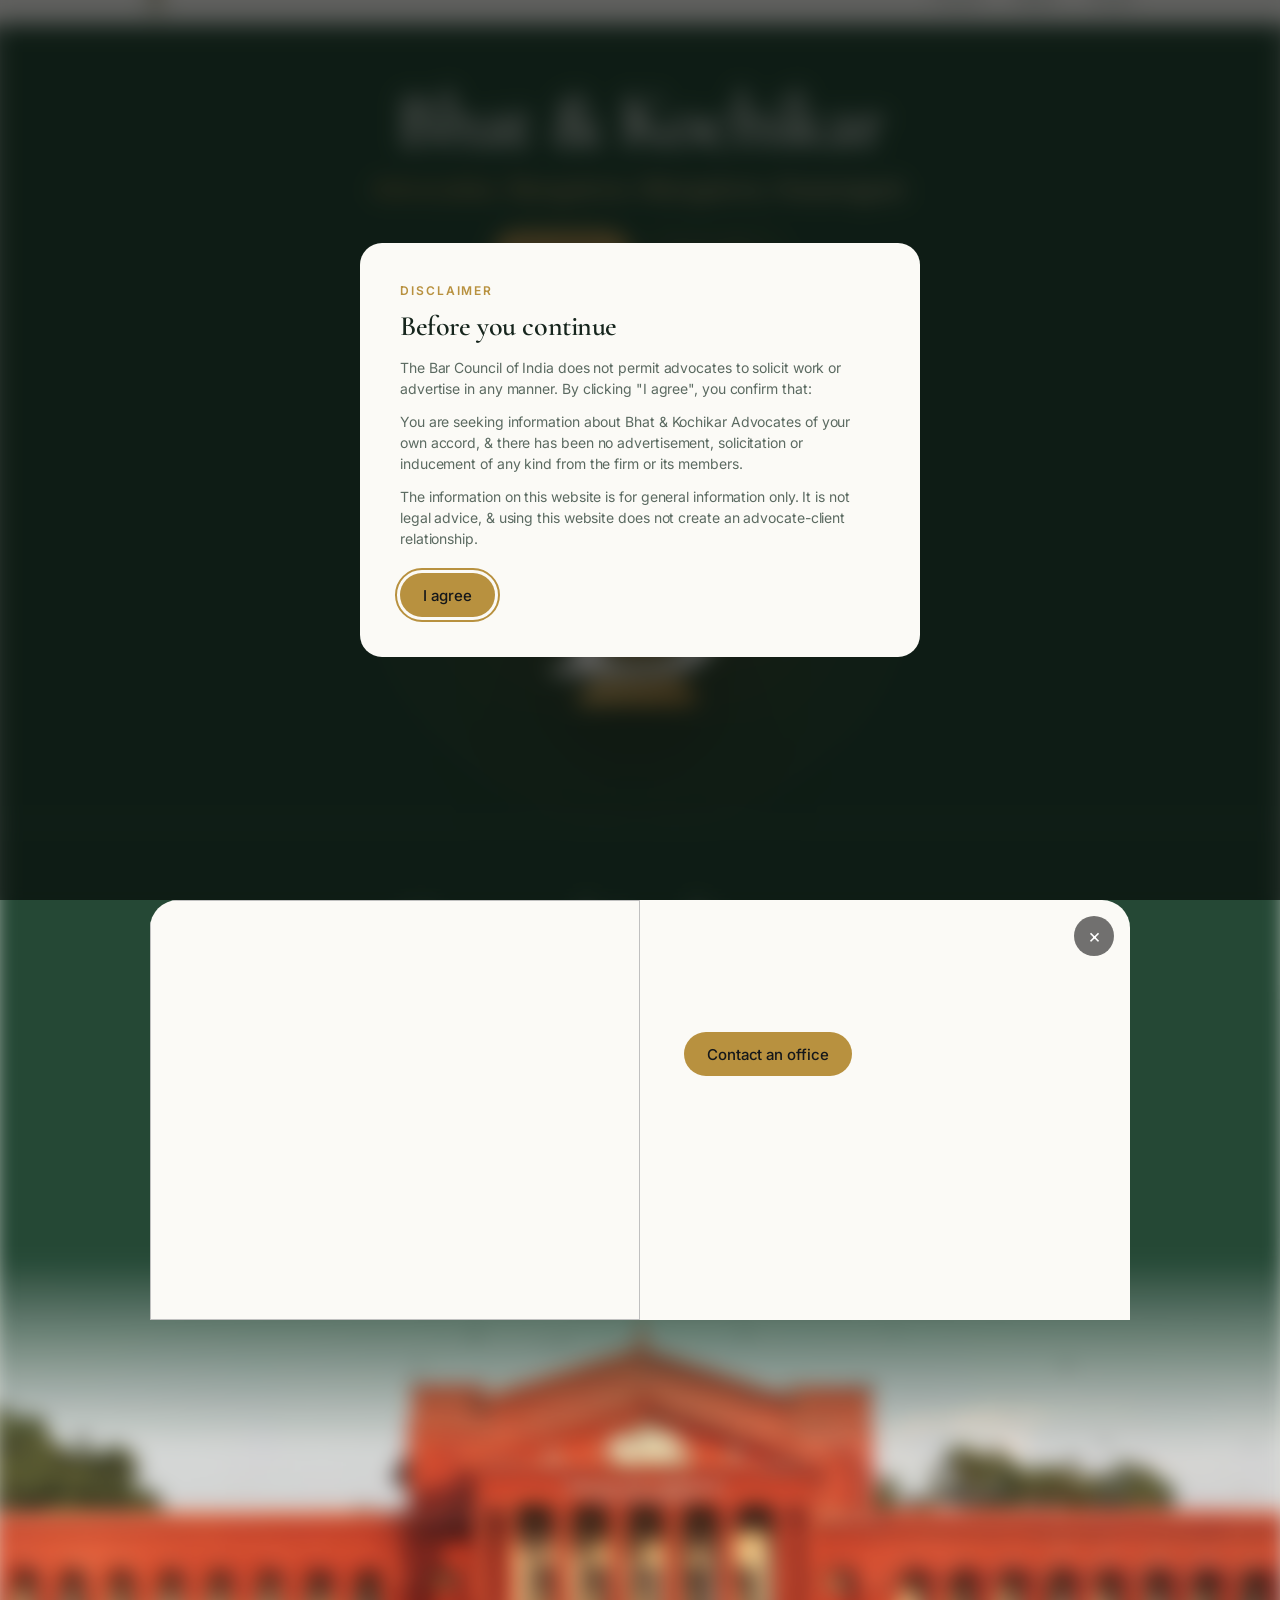
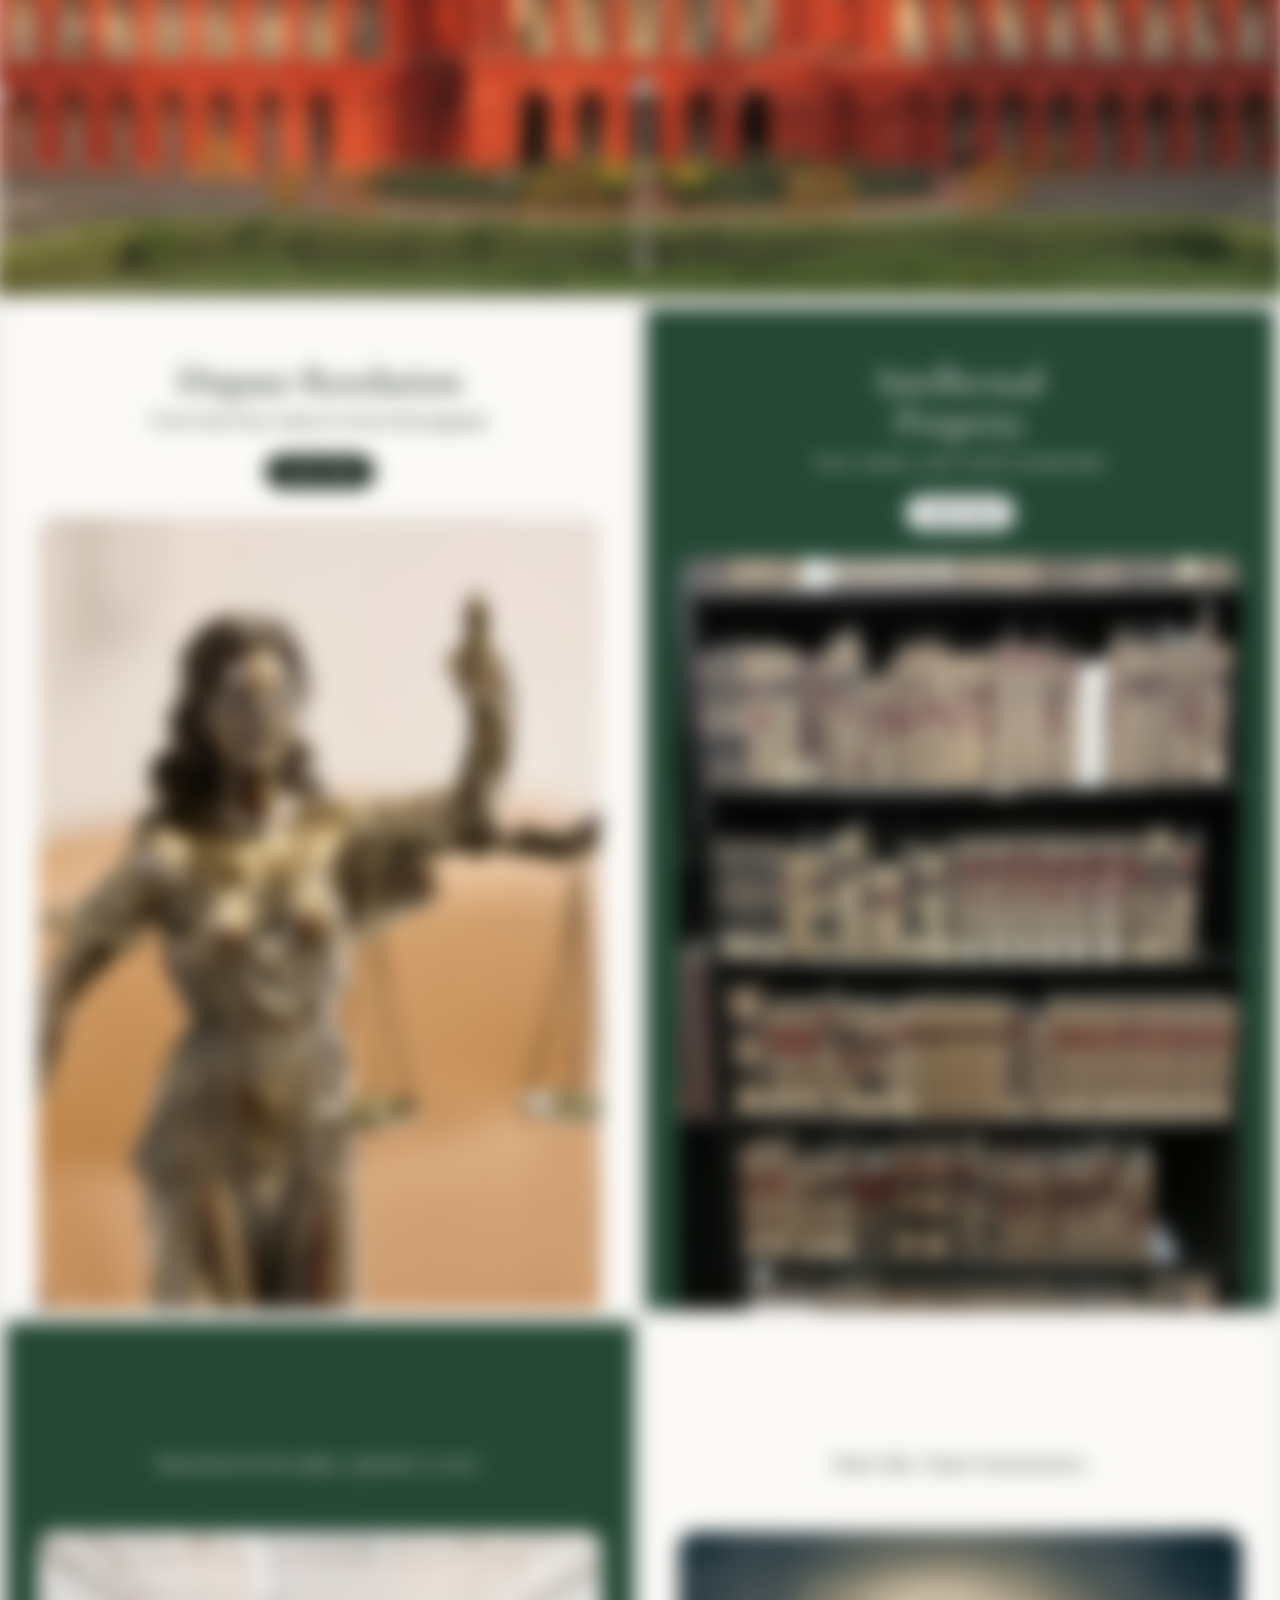
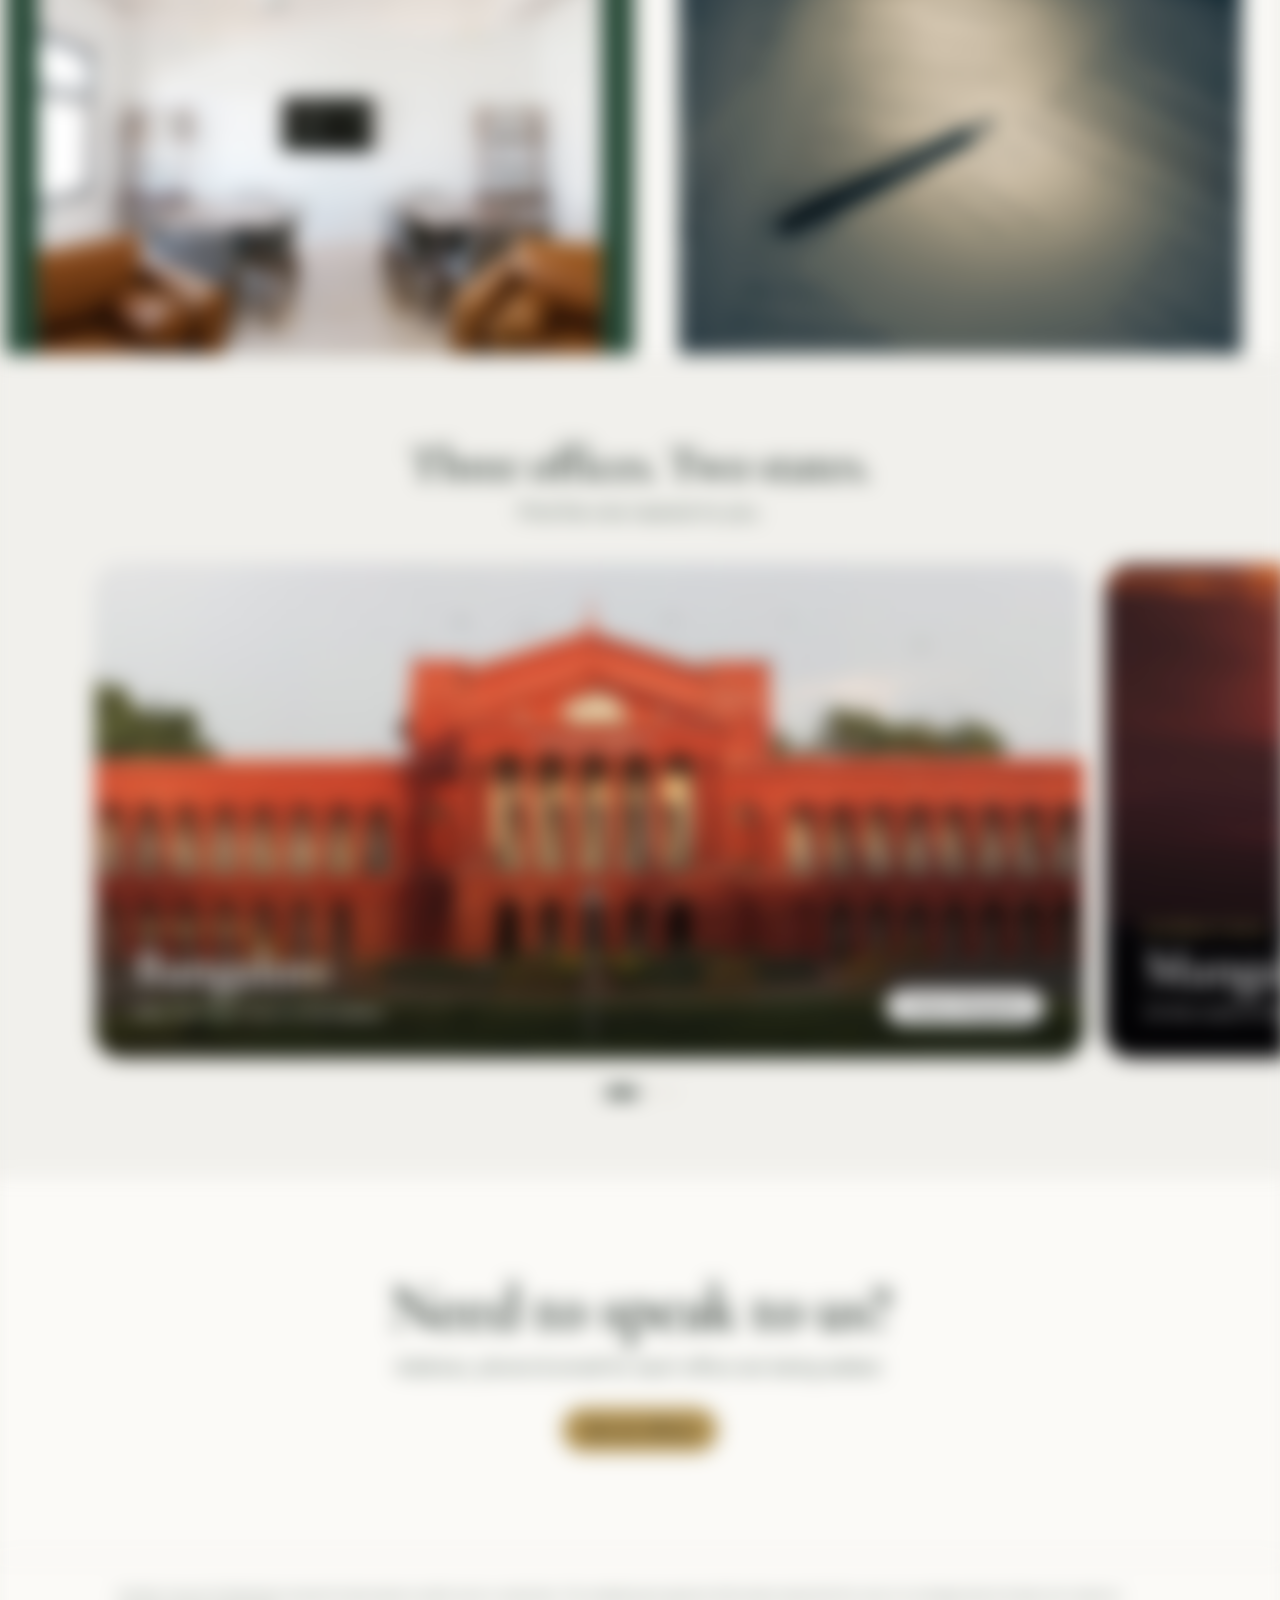
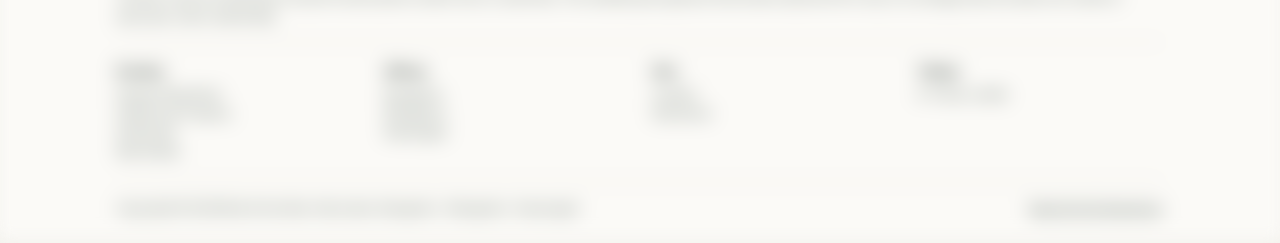
<file: mockups/v3/site.html>
<!doctype html>
<html lang="en">
<head>
<meta charset="utf-8">
<meta name="viewport" content="width=device-width, initial-scale=1">
<title>Bhat &amp; Kochikar Advocates</title>
<link rel="icon" href="assets/mark.svg" type="image/svg+xml">
<link href="https://fonts.googleapis.com/css2?family=Cormorant+Garamond:wght@500;600;700&family=Cinzel:wght@500;600;700&family=Fraunces:opsz,wght@9..144,400;9..144,500;9..144,600&family=Manrope:wght@500;600;700;800&family=Inter:wght@400;500;600&display=swap" rel="stylesheet">
<style>
:root { --ease: cubic-bezier(.23,1,.32,1); --ease-io: cubic-bezier(.65,0,.35,1); }
* { box-sizing: border-box; }
html { scroll-behavior: smooth; }
body { margin: 0; background: var(--bg); color: var(--ink); font: 400 17px/1.5 var(--body); -webkit-font-smoothing: antialiased; letter-spacing: -.005em; }
h1, h2, h3 { font-family: var(--head); font-weight: var(--head-w); margin: 0; line-height: 1.06; letter-spacing: -.015em; }
p { margin: 0; }
a { color: inherit; text-decoration: none; }
img { display: block; max-width: 100%; }
button { font: inherit; color: inherit; }
.logo svg { display: block; width: 100%; height: auto; }
.logo .green path { fill: var(--logo-ink); }
.on-dark .logo .green path { fill: #F1F0EB; }
:focus-visible { outline: 2px solid var(--accent); outline-offset: 3px; }

/* pills: one height per size, Apple-style */
.pill { display: inline-flex; align-items: center; justify-content: center; gap: 8px; height: 44px; padding: 0 22px; border-radius: 999px; font: 500 15px/1 var(--body); white-space: nowrap; cursor: pointer; border: 1px solid transparent; transition: background-color .3s var(--ease), color .3s var(--ease), border-color .3s var(--ease), transform .3s var(--ease); }
.pill:active { transform: scale(.97); }
.pill.fill { background: var(--accent); color: var(--on-accent); }
.pill.fill:hover { filter: brightness(1.08); }
.pill.ghost { border-color: var(--accent); color: var(--accent); background: transparent; }
.pill.ghost:hover { background: var(--accent); color: var(--on-accent); }
.pill.light { background: rgba(255,255,255,.92); color: #111; }
.pill.light:hover { background: #fff; }
.pill.glass { background: rgba(255,255,255,.12); color: #fff; border-color: rgba(255,255,255,.22); backdrop-filter: blur(12px); }
.pill.glass:hover { background: rgba(255,255,255,.22); }
.pill.sm { height: 34px; padding: 0 16px; font-size: 14px; }
.pills { display: flex; gap: 12px; justify-content: center; flex-wrap: wrap; }

/* image that slowly settles when it enters */
.ph { position: relative; overflow: hidden; }
.ph img { width: 100%; height: 100%; object-fit: cover; transform: scale(1.08); transition: transform calc(1.6s * var(--spd)) var(--ease); }
.ph.in img { transform: scale(1); }
.rv { opacity: 0; transform: translateY(28px); transition: opacity calc(.9s * var(--spd)) var(--ease), transform calc(.9s * var(--spd)) var(--ease); }
.rv.in { opacity: 1; transform: none; }
.d1 { transition-delay: .08s; } .d2 { transition-delay: .16s; } .d3 { transition-delay: .24s; }

/* sheet for practice details */
.sheet { position: fixed; inset: 0; z-index: 60; display: grid; place-items: end center; pointer-events: none; }
.sheet .scrim { position: absolute; inset: 0; background: rgba(0,0,0,.5); backdrop-filter: blur(6px); opacity: 0; transition: opacity .4s var(--ease); }
.sheet .panel { position: relative; width: min(980px, 100%); max-height: 88vh; overflow: auto; background: var(--surface); color: var(--ink); border-radius: 28px 28px 0 0; transform: translateY(100%); transition: transform .55s var(--ease); display: grid; grid-template-columns: 1fr 1fr; }
.sheet.open { pointer-events: auto; } .sheet.open .scrim { opacity: 1; } .sheet.open .panel { transform: none; }
.sheet .panel .ph { min-height: 420px; }
.sheet .panel .tx { padding: 48px 44px; display: flex; flex-direction: column; gap: 16px; }
.sheet .panel h3 { font-size: 36px; }
.sheet .panel ul { margin: 8px 0 0; padding: 0; list-style: none; display: grid; gap: 10px; }
.sheet .panel li { display: flex; gap: 12px; align-items: center; padding-bottom: 10px; border-bottom: 1px solid var(--line); font-size: 15px; }
.sheet .panel li::before { content: ""; width: 6px; height: 6px; border-radius: 50%; background: var(--accent); flex: none; }
.sheet .x { position: absolute; top: 16px; right: 16px; z-index: 2; width: 40px; height: 40px; border-radius: 50%; border: 0; background: rgba(0,0,0,.55); color: #fff; cursor: pointer; font-size: 20px; line-height: 1; }

/* footer: small, quiet, Apple-like */
.foot { background: var(--surface); color: var(--muted); font-size: 12px; line-height: 1.6; border-top: 1px solid var(--line); }
.foot .in { max-width: 1080px; margin: 0 auto; padding: 28px 22px 24px; }
.foot .cols { display: grid; grid-template-columns: repeat(4, 1fr); gap: 24px; padding: 20px 0; border-block: 1px solid var(--line); margin: 16px 0; }
.foot h4 { margin: 0 0 6px; font: 600 12px var(--body); color: var(--ink); }
.foot .cols a { display: block; } .foot .cols a:hover { text-decoration: underline; }
.foot .row { display: flex; justify-content: space-between; gap: 16px; flex-wrap: wrap; }
.foot button { background: none; border: 0; padding: 0; color: inherit; font: inherit; cursor: pointer; text-decoration: underline; }
.foot details summary { cursor: pointer; }
.foot details ol { margin: 8px 0 0; padding-left: 18px; }
.todo { font-style: italic; opacity: .7; }

dialog { max-width: 560px; width: calc(100% - 32px); border: 0; border-radius: 22px; padding: 40px; background: var(--surface); color: var(--ink); }
dialog::backdrop { background: rgba(0,0,0,.6); backdrop-filter: blur(6px); }
dialog h2 { font-size: 28px; margin: 6px 0 16px; } dialog p { font-size: 14px; color: var(--muted); margin-bottom: 12px; }
.eyebrow { font: 600 12px/1.4 var(--body); letter-spacing: .16em; text-transform: uppercase; color: var(--accent); }

/* =========================================================
   A. SHOWCASE  (apple.com: full-bleed tiles, one image each, little text)
   ========================================================= */
.A .gnav { position: sticky; top: 0; z-index: 40; height: 48px; background: color-mix(in srgb, var(--bg) 80%, transparent); backdrop-filter: saturate(1.8) blur(20px); -webkit-backdrop-filter: saturate(1.8) blur(20px); border-bottom: 1px solid color-mix(in srgb, var(--line) 60%, transparent); }
.A .gnav .in { max-width: 1024px; margin: 0 auto; height: 100%; padding: 0 22px; display: flex; align-items: center; justify-content: space-between; font-size: 12px; }
.A .gnav .logo { width: 22px; }
.A .gnav nav { display: flex; gap: 34px; } .A .gnav nav a { opacity: .8; transition: opacity .2s; } .A .gnav nav a:hover { opacity: 1; }
.A .tile { position: relative; overflow: hidden; text-align: center; }
.A .hero { background: var(--brand); color: var(--on-brand); padding: 56px 22px 0; min-height: 88vh; display: flex; flex-direction: column; align-items: center; }
.A .hero h1 { font-size: clamp(44px, 6vw, 80px); letter-spacing: -.02em; }
.A .hero .sub { font-size: clamp(19px, 2vw, 26px); margin: 8px 0 22px; background: linear-gradient(90deg, var(--accent), color-mix(in srgb, var(--accent) 60%, #fff) 50%, var(--accent)); -webkit-background-clip: text; background-clip: text; color: transparent; background-size: 200% 100%; animation: sheen calc(8s * var(--spd)) linear infinite; }
@keyframes sheen { to { background-position: -200% 0; } }
.A .hero .stage { position: relative; flex: 1; width: 100%; max-width: 980px; display: grid; place-items: center; margin-top: 24px; min-height: 420px; }
.A .hero .halo { position: absolute; width: 640px; height: 640px; max-width: 120vw; border-radius: 50%; background: radial-gradient(circle, color-mix(in srgb, var(--accent) 35%, transparent), color-mix(in srgb, var(--accent) 8%, transparent) 40%, transparent 65%); animation: breathe calc(6s * var(--spd)) ease-in-out infinite; }
@keyframes breathe { 50% { transform: scale(1.08); opacity: .8; } }
.A .hero .ring { position: absolute; width: 520px; height: 520px; max-width: 96vw; max-height: 96vw; border-radius: 50%; border: 1px solid color-mix(in srgb, var(--accent) 30%, transparent); animation: spin calc(60s * var(--spd)) linear infinite; }
.A .hero .ring::after { content: ""; position: absolute; top: -4px; left: 50%; width: 8px; height: 8px; border-radius: 50%; background: var(--accent); box-shadow: 0 0 16px var(--accent); }
@keyframes spin { to { transform: rotate(360deg); } }
.A .hero .mark { position: relative; width: 260px; filter: drop-shadow(0 30px 60px rgba(0,0,0,.6)); transform: translateY(40px); opacity: 0; transition: transform calc(1.4s * var(--spd)) var(--ease), opacity calc(1.4s * var(--spd)) var(--ease); }
.A .hero.in .mark { transform: none; opacity: 1; }
.A .hero .mark .green path { fill: var(--on-brand); }
.A .photo { background: var(--brand); color: var(--on-brand); display: flex; flex-direction: column; align-items: center; padding-top: 72px; }
.A .photo .ph { width: 100%; height: min(70vh, 720px); margin-top: 48px; }
.A .photo .ph::before { content: ""; position: absolute; inset: 0 0 auto 0; height: 30%; z-index: 1; background: linear-gradient(180deg, var(--brand), transparent); }
.A .photo h2 { font-size: clamp(36px, 5vw, 64px); max-width: 16ch; }
.A .photo p { font-size: clamp(18px, 1.8vw, 24px); opacity: .9; margin: 10px 0 20px; }
.A .grid { display: grid; grid-template-columns: 1fr 1fr; gap: 12px; padding: 12px; background: var(--bg); }
.A .grid .tile { min-height: 600px; display: flex; flex-direction: column; align-items: center; padding-top: 52px; background: var(--surface); color: var(--ink); cursor: pointer; }
.A .grid .tile:nth-child(2), .A .grid .tile:nth-child(3) { background: var(--brand); color: var(--on-brand); }
.A .grid .tile .ph { width: calc(100% - 64px); flex: 1; min-height: 300px; margin-top: 28px; border-radius: 18px 18px 0 0; }
.A .grid .tile:hover .ph img { transform: scale(1.04); }
.A .grid h3 { font-size: clamp(30px, 3vw, 40px); max-width: 16ch; }
.A .grid p { font-size: 19px; opacity: .8; margin: 6px 0 18px; max-width: 30ch; }
.A .grid .tile:nth-child(1) .pill, .A .grid .tile:nth-child(4) .pill { background: var(--ink); color: var(--surface); }
.A .rail { background: var(--bg); padding: 72px 0 80px; }
.A .rail h2 { font-size: clamp(32px, 4vw, 48px); text-align: center; margin-bottom: 8px; }
.A .rail .lead { text-align: center; color: var(--muted); margin-bottom: 36px; font-size: 19px; }
.A .track { display: flex; gap: 20px; overflow-x: auto; scroll-snap-type: x mandatory; padding: 0 max(22px, calc((100vw - 1080px) / 2)) 8px; scrollbar-width: none; }
.A .track::-webkit-scrollbar { display: none; }
.A .card { flex: none; width: min(78vw, 980px); aspect-ratio: 16/8; border-radius: 28px; overflow: hidden; position: relative; scroll-snap-align: center; color: #fff; }
.A .card .ph { position: absolute; inset: 0; } .A .card .ph::after { content: ""; position: absolute; inset: 0; background: linear-gradient(0deg, rgba(0,0,0,.7), transparent 55%); }
.A .card .cap { position: absolute; left: 40px; right: 40px; bottom: 34px; display: flex; justify-content: space-between; align-items: end; gap: 16px; z-index: 1; }
.A .card .cap h3 { font-size: clamp(30px, 4vw, 56px); } .A .card .cap p { opacity: .85; font-size: 16px; margin-top: 4px; }
.A .dots { display: flex; justify-content: center; gap: 10px; margin-top: 22px; }
.A .dots button { width: 8px; height: 8px; border-radius: 99px; border: 0; padding: 0; background: var(--line); cursor: pointer; transition: width .4s var(--ease), background-color .3s; }
.A .dots button[aria-current=true] { width: 32px; background: var(--ink); }
.A .contact { text-align: center; padding: 96px 22px 104px; background: var(--surface); }
.A .contact h2 { font-size: clamp(36px, 5vw, 64px); } .A .contact p { color: var(--muted); font-size: 19px; margin: 10px 0 26px; }

/* =========================================================
   B. STUDIO  (astryx.atmeta.com: dark, big wordmark, floating cards, bento of real content)
   ========================================================= */
.B { background: #0E100F; color: #EDEDE9; --line-d: rgba(255,255,255,.1); --card-d: #181A19; }
.B .bnav { position: sticky; top: 0; z-index: 40; height: 60px; display: flex; align-items: center; justify-content: space-between; padding: 0 20px; background: rgba(14,16,15,.72); backdrop-filter: blur(16px); }
.B .bnav .logo { width: 26px; } .B .bnav .logo .green path { fill: #F1F0EB; }
.B .bnav nav { display: flex; gap: 26px; font-size: 14px; color: rgba(237,237,233,.75); } .B .bnav nav a:hover { color: #fff; }
.B .hero { position: relative; min-height: calc(100vh - 60px); overflow: hidden; display: grid; place-items: center; text-align: center; padding: 40px 20px 80px; }
.B .hero .bg { position: absolute; inset: 0; background: radial-gradient(60% 50% at 50% 55%, color-mix(in srgb, var(--accent) 22%, transparent), transparent 70%), radial-gradient(40% 40% at 15% 80%, color-mix(in srgb, var(--brand) 70%, transparent), transparent 70%); transition: background 1s; }
.B .hero .center { position: relative; z-index: 2; max-width: 760px; }
.B .word { font: 700 clamp(48px, 9vw, 132px)/.9 Cinzel, var(--head); letter-spacing: .02em; color: color-mix(in srgb, var(--accent) 85%, #fff); background: linear-gradient(180deg, #F4E6B8, var(--accent)); -webkit-background-clip: text; background-clip: text; color: transparent; }
.B .word small { display: block; font: 600 clamp(12px, 1.4vw, 16px)/1 var(--body); letter-spacing: .5em; color: rgba(237,237,233,.7); -webkit-text-fill-color: rgba(237,237,233,.7); margin-top: 14px; }
.B .hero h1 { font: 400 clamp(22px, 2.6vw, 34px)/1.25 var(--body); letter-spacing: -.01em; margin: 26px auto 26px; max-width: 26ch; color: #EDEDE9; }
.B .hero .note { font-size: 13px; color: rgba(237,237,233,.6); margin-top: 18px; }
.B .float { position: absolute; z-index: 1; border-radius: 22px; overflow: hidden; background: var(--card-d); border: 1px solid var(--line-d); box-shadow: 0 30px 80px -30px rgba(0,0,0,.8); transition: transform .9s var(--ease), opacity .7s var(--ease); }
.B .float .ph { aspect-ratio: 4/3; }
.B .float .cap { padding: 12px 14px; font-size: 13px; display: flex; justify-content: space-between; gap: 8px; align-items: center; }
.B .float .cap b { font: 600 15px var(--head); color: #fff; }
.B .float .cap span { color: rgba(237,237,233,.6); }
.B .f1 { width: 260px; left: 3%; top: 16%; } .B .f2 { width: 230px; right: 4%; top: 12%; } .B .f3 { width: 280px; right: 7%; bottom: 8%; } .B .f4 { width: 220px; left: 7%; bottom: 10%; }
.B .chipcard { padding: 14px 16px; }
.B .chipcard .t { font-size: 12px; color: rgba(237,237,233,.6); } .B .chipcard .v { font: 600 16px var(--head); margin-top: 4px; color: #fff; }
.B .chipcard .bar { height: 6px; border-radius: 99px; background: rgba(255,255,255,.1); margin-top: 12px; overflow: hidden; } .B .chipcard .bar i { display: block; height: 100%; width: 0; background: var(--accent); border-radius: inherit; transition: width 1.4s var(--ease); }
.B .hero .dots { position: absolute; bottom: 26px; left: 50%; transform: translateX(-50%); z-index: 3; display: flex; gap: 8px; }
.B .hero .dots button { width: 8px; height: 8px; border-radius: 99px; border: 1px solid rgba(255,255,255,.5); background: none; padding: 0; cursor: pointer; transition: width .4s var(--ease), background-color .3s; }
.B .hero .dots button[aria-current=true] { width: 26px; background: #fff; }
.B .swap .float { opacity: 0; transform: translateY(20px) scale(.96); }
.B .sec { max-width: 1240px; margin: 0 auto; padding: 96px 24px; }
.B .bento { display: grid; grid-template-columns: 1.05fr 1fr 1fr; grid-auto-rows: minmax(220px, auto); gap: 16px; }
.B .bx { background: var(--card-d); border: 1px solid var(--line-d); border-radius: 24px; padding: 26px; position: relative; overflow: hidden; }
.B .bx.intro { background: none; border: 0; padding: 0 12px 0 0; grid-row: span 2; display: flex; flex-direction: column; justify-content: center; }
.B .bx.intro h2 { font: 600 clamp(32px, 3.4vw, 48px)/1.08 var(--body); letter-spacing: -.02em; }
.B .bx.intro p { color: rgba(237,237,233,.7); margin: 16px 0 20px; }
.B .bx h3 { font: 600 20px/1.2 var(--body); } .B .bx p { color: rgba(237,237,233,.65); font-size: 14px; margin-top: 6px; }
.B .bx .more { font-size: 14px; color: #fff; margin-top: 14px; display: inline-flex; gap: 6px; } .B .bx .more:hover { color: var(--accent); }
.B .bx.img { padding: 0; min-height: 280px; display: flex; align-items: flex-end; cursor: pointer; }
.B .bx.img .ph { position: absolute; inset: 0; } .B .bx.img .ph::after { content: ""; position: absolute; inset: 0; background: linear-gradient(0deg, rgba(0,0,0,.8), transparent 60%); }
.B .bx.img .t { position: relative; z-index: 1; padding: 22px; }
.B .bx.img:hover .ph img { transform: scale(1.05); }
.B .bx.tall { grid-row: span 2; } .B .bx.wide { grid-column: span 2; display: flex; flex-direction: column; justify-content: center; }
.B .tags { display: flex; flex-wrap: wrap; gap: 8px; margin-top: 14px; }
.B .tags span { font-size: 12px; padding: 5px 10px; border-radius: 99px; background: rgba(255,255,255,.08); color: rgba(237,237,233,.85); }
.B .head { display: flex; justify-content: space-between; align-items: end; gap: 16px; margin-bottom: 26px; }
.B .head h2 { font: 600 clamp(28px, 3vw, 40px)/1.1 var(--body); letter-spacing: -.02em; }
.B .head a { font-size: 14px; color: rgba(237,237,233,.75); } .B .head a:hover { color: #fff; }
.B .posts { display: grid; grid-template-columns: 1.6fr 1fr 1fr; gap: 16px; }
.B .post { display: flex; flex-direction: column; gap: 14px; }
.B .post .ph { border-radius: 22px; aspect-ratio: 4/3; } .B .post:first-child .ph { aspect-ratio: 16/10.4; }
.B .post h3 { font: 600 20px/1.25 var(--body); } .B .post .meta { font-size: 13px; color: rgba(237,237,233,.55); margin-top: 6px; }
.B .post:hover .ph img { transform: scale(1.04); }
.B .cta { position: relative; overflow: hidden; border-radius: 28px; background: #070807; border: 1px solid var(--line-d); padding: 96px 24px; text-align: center; }
.B .cta h2 { font: 600 clamp(30px, 3.6vw, 48px)/1.12 var(--body); letter-spacing: -.02em; max-width: 18ch; margin: 0 auto; }
.B .cta h2 em { font-style: normal; font-family: Cinzel, var(--head); color: var(--accent); }
.B .cta p { color: rgba(237,237,233,.65); margin: 14px auto 26px; max-width: 46ch; }
.B .cta .c { position: absolute; width: 240px; border-radius: 16px; overflow: hidden; border: 1px solid var(--line-d); }
.B .cta .c .ph { aspect-ratio: 4/3; }
.B .cta .c1 { left: -30px; top: -30px; transform: rotate(-8deg); } .B .cta .c2 { right: -20px; bottom: -40px; transform: rotate(7deg); } .B .cta .c3 { right: 40px; top: -60px; transform: rotate(4deg); width: 180px; }
.B .bfoot { max-width: 1240px; margin: 0 auto; padding: 40px 24px; display: flex; justify-content: space-between; gap: 16px; flex-wrap: wrap; align-items: center; font-size: 13px; color: rgba(237,237,233,.55); border-top: 1px solid var(--line-d); }
.B .bfoot .wm { font: 700 20px Cinzel, serif; color: #EDEDE9; letter-spacing: .04em; }
.B .bfoot nav { display: flex; gap: 18px; flex-wrap: wrap; } .B .bfoot button { background: none; border: 0; color: inherit; cursor: pointer; padding: 0; text-decoration: underline; }

/* =========================================================
   C. EDITORIAL PHOTO  (full-screen photograph, magazine type, expanding gallery)
   ========================================================= */
.C .cnav { position: fixed; inset: 0 0 auto 0; z-index: 40; display: flex; justify-content: space-between; align-items: center; padding: 22px 40px; color: #fff; transition: background-color .4s, color .4s, padding .4s; }
.C .cnav.solid { background: color-mix(in srgb, var(--bg) 90%, transparent); color: var(--ink); backdrop-filter: blur(14px); padding: 14px 40px; border-bottom: 1px solid var(--line); }
.C .cnav .brand { display: flex; align-items: center; gap: 12px; } .C .cnav .logo { width: 30px; }
.C .cnav:not(.solid) .logo .green path { fill: #fff; }
.C .cnav b { font: 600 15px/1.1 var(--head); letter-spacing: .08em; text-transform: uppercase; } .C .cnav small { display: block; font: 600 10px var(--body); letter-spacing: .3em; color: var(--accent); }
.C .cnav nav { display: flex; gap: 30px; font-size: 14px; align-items: center; }
.C .cover { position: relative; height: 100vh; min-height: 640px; color: #fff; overflow: hidden; }
.C .cover .ph { position: absolute; inset: 0; } .C .cover .ph img { transform-origin: 50% 60%; animation: kb calc(24s * var(--spd)) ease-in-out infinite alternate; }
@keyframes kb { from { transform: scale(1.04); } to { transform: scale(1.14) translate(-1.5%, -1%); } }
.C .cover .ph::after { content: ""; position: absolute; inset: 0; background: linear-gradient(180deg, rgba(0,0,0,.5), rgba(0,0,0,.05) 35%, rgba(0,0,0,.75)); }
.C .cover .txt { position: absolute; left: 40px; right: 40px; bottom: 56px; display: grid; grid-template-columns: 1.5fr 1fr; gap: 40px; align-items: end; }
.C .cover h1 { font-size: clamp(48px, 7.4vw, 120px); line-height: .94; letter-spacing: -.025em; }
.C .cover h1 em { font-style: italic; color: var(--accent); }
.C .cover .line { overflow: hidden; display: block; } .C .cover .line > span { display: inline-block; transform: translateY(105%); transition: transform calc(1.1s * var(--spd)) var(--ease); }
.C .cover.in .line > span { transform: none; } .C .cover .line:nth-child(2) > span { transition-delay: .12s; } .C .cover .line:nth-child(3) > span { transition-delay: .24s; }
.C .cover p { font-size: 18px; opacity: .9; max-width: 40ch; margin-bottom: 20px; }
.C .cover .cap { position: absolute; right: 40px; top: 50%; writing-mode: vertical-rl; font-size: 11px; letter-spacing: .2em; text-transform: uppercase; opacity: .6; }
.C .cover.split { display: grid; grid-template-columns: 1fr 1fr; height: 100vh; min-height: 680px; background: var(--brand); color: var(--on-brand); }
.C .cover.split .pane { padding: 120px 56px 64px; display: flex; flex-direction: column; justify-content: flex-end; gap: 20px; position: relative; z-index: 1; }
.C .cover.split .clogo { width: 120px; margin-bottom: auto; margin-top: 12px; } .C .cover.split .clogo .green path { fill: var(--on-brand); }
.C .cover.split h1 { font-size: clamp(44px, 5.6vw, 92px); }
.C .cover.split p:not(.eyebrow) { opacity: .8; max-width: 44ch; margin: 0; }
.C .cover.split .pic { position: relative; overflow: hidden; } .C .cover.split .pic .ph::after { background: linear-gradient(90deg, color-mix(in srgb, var(--brand) 45%, transparent), transparent 30%); }
.C .cover.split .pcap { position: absolute; right: 22px; bottom: 18px; z-index: 1; font-size: 11px; letter-spacing: .2em; text-transform: uppercase; color: #fff; opacity: .75; }
.C .cnav:not(.solid) .brand { opacity: 0; pointer-events: none; }
.C .intro { max-width: 1100px; margin: 0 auto; padding: 128px 40px 80px; display: grid; grid-template-columns: 1fr 2fr; gap: 40px; }
.C .intro p.big { font: 400 clamp(26px, 2.8vw, 40px)/1.3 var(--head); letter-spacing: -.01em; }
.C .intro p.big em { color: var(--accent); font-style: italic; }
.C .chap { display: grid; grid-template-columns: 1.15fr 1fr; min-height: 86vh; }
.C .chap:nth-of-type(even) .ph { order: 2; }
.C .chap .ph { clip-path: inset(12% 10% 12% 10%); transition: clip-path calc(1.4s * var(--spd)) var(--ease); }
.C .chap .ph.in { clip-path: inset(0 0 0 0); }
.C .chap .tx { padding: 80px 72px; display: flex; flex-direction: column; justify-content: center; gap: 18px; }
.C .chap .n { font: 500 14px var(--body); color: var(--muted); letter-spacing: .1em; }
.C .chap h2 { font-size: clamp(36px, 4.2vw, 64px); }
.C .chap p { color: var(--muted); font-size: 18px; max-width: 42ch; }
.C .chap ul { list-style: none; margin: 8px 0 0; padding: 0; columns: 2; column-gap: 24px; font-size: 15px; }
.C .chap li { padding: 9px 0; border-top: 1px solid var(--line); break-inside: avoid; }
.C .places { padding: 120px 40px; max-width: 1400px; margin: 0 auto; }
.C .places .h { display: flex; justify-content: space-between; align-items: end; margin-bottom: 36px; gap: 20px; }
.C .places h2 { font-size: clamp(40px, 5vw, 76px); }
.C .acc { display: flex; gap: 12px; height: 72vh; min-height: 480px; }
.C .acc .it { position: relative; flex: 1; overflow: hidden; border-radius: var(--r); cursor: pointer; color: #fff; transition: flex calc(.8s * var(--spd)) var(--ease); }
.C .acc .it.open { flex: 3.2; }
.C .acc .it .ph { position: absolute; inset: 0; } .C .acc .it .ph::after { content: ""; position: absolute; inset: 0; background: linear-gradient(0deg, rgba(0,0,0,.75), transparent 50%); }
.C .acc .it .cap { position: absolute; left: 28px; right: 28px; bottom: 26px; z-index: 1; }
.C .acc .it h3 { font-size: clamp(30px, 3vw, 48px); white-space: nowrap; }
.C .acc .it .st { font-size: 12px; letter-spacing: .2em; text-transform: uppercase; opacity: .8; }
.C .acc .it dl { margin: 14px 0 0; font-size: 14px; display: grid; grid-template-columns: auto 1fr; gap: 4px 16px; opacity: 0; transform: translateY(10px); transition: opacity .5s .2s, transform .5s .2s var(--ease); }
.C .acc .it.open dl { opacity: 1; transform: none; } .C .acc .it dt { opacity: .7; } .C .acc .it dd { margin: 0; }
.C .closing { background: var(--brand); color: var(--on-brand); text-align: center; padding: 120px 24px; }
.C .closing .logo { width: 84px; margin: 0 auto 28px; } .C .closing .logo .green path { fill: var(--on-brand); }
.C .closing h2 { font-size: clamp(40px, 5.4vw, 84px); max-width: 14ch; margin: 0 auto 28px; }

/* =========================================================
   D. ATELIER  (Cahn Wilson, Awwwards: paper, giant italic serif, monochrome architecture)
   ========================================================= */
.D { background: var(--bg); color: var(--ink); --dl: var(--line); }
.D .dnav { display: flex; justify-content: space-between; align-items: center; padding: 28px 48px; }
.D .dnav .brand { display: flex; align-items: center; gap: 14px; font: 500 15px/1 var(--head); letter-spacing: .12em; text-transform: uppercase; }
.D .dnav .brand i { width: 1px; height: 22px; background: var(--ink); transform: rotate(18deg); }
.D .dnav .logo { width: 28px; }
.D .dnav nav { display: flex; gap: 32px; font-size: 13px; } .D .dnav nav a { position: relative; } .D .dnav nav a::after { content: ""; position: absolute; left: 0; right: 100%; bottom: -4px; height: 1px; background: currentColor; transition: right .4s var(--ease); } .D .dnav nav a:hover::after { right: 0; }
.D .hero { padding: 12vh 48px 10vh; display: grid; grid-template-columns: 1.4fr 1fr; gap: 48px; align-items: end; }
.D .hero h1 { font: 400 clamp(56px, 8.6vw, 148px)/.92 "Cormorant Garamond", var(--head); letter-spacing: -.03em; }
.D .hero h1 em { font-style: italic; font-weight: 500; }
.D .hero h1 .ln { display: block; overflow: hidden; } .D .hero h1 .ln > span { display: inline-block; transform: translateY(110%); transition: transform calc(1.2s * var(--spd)) var(--ease); }
.D .hero.in h1 .ln > span { transform: none; } .D .hero h1 .ln:nth-child(2) > span { transition-delay: .15s; }
.D .hero .hlogo { width: 120px; margin-bottom: 28px; }
.D .hero .side { font-size: 14px; line-height: 1.7; max-width: 38ch; color: var(--muted); }
.D .hero .side b { font-weight: 600; font-style: italic; }
.D .band { display: grid; grid-template-columns: 1fr 1.25fr; gap: 0; border-top: 1px solid var(--dl); }
.D .band .tx { padding: 72px 48px; display: flex; flex-direction: column; justify-content: space-between; gap: 40px; }
.D .band .tx .k { font-size: 12px; display: flex; gap: 10px; align-items: center; } .D .band .tx .k::before { content: "/"; }
.D .band .tx h2 { font: 400 clamp(40px, 4.6vw, 76px)/1 "Cormorant Garamond", var(--head); letter-spacing: -.02em; }
.D .band .tx h2 em { font-style: italic; font-weight: 600; }
.D .band .ph { min-height: 78vh; } .D .band .ph img, .D .mono img { filter: grayscale(1) contrast(1.08); }
.D .band .ph img { transform: scale(1.12); } .D .band .ph.in img { transform: scale(1.0); }
.D .tabs { display: flex; gap: 28px; font-size: 13px; border-bottom: 1px solid var(--dl); }
.D .tabs button { background: none; border: 0; padding: 0 0 10px; cursor: pointer; color: var(--muted); position: relative; }
.D .tabs button[aria-selected=true] { color: var(--ink); } .D .tabs button[aria-selected=true]::after { content: ""; position: absolute; left: 0; right: 0; bottom: -1px; height: 1px; background: var(--ink); }
.D .tabp { font-size: 15px; line-height: 1.7; color: var(--muted); min-height: 120px; padding-top: 18px; }
.D .tabp ul { margin: 12px 0 0; padding: 0; list-style: none; display: flex; flex-wrap: wrap; gap: 6px 18px; font-size: 13px; color: var(--muted); } .D .tabp li::before { content: "— "; }
.D .people { display: grid; grid-template-columns: repeat(3, 1fr); border-top: 1px solid var(--dl); }
.D .people .p { padding: 0 0 28px; border-right: 1px solid var(--dl); cursor: pointer; }
.D .people .p:last-child { border-right: 0; }
.D .people .mono { aspect-ratio: 4/3.2; overflow: hidden; } .D .people .mono img { width: 100%; height: 100%; object-fit: cover; transition: filter .8s var(--ease), transform 1.2s var(--ease); }
.D .people .p:hover .mono img { filter: grayscale(0); transform: scale(1.04); }
.D .people h3 { font: 400 32px/1.1 "Cormorant Garamond", var(--head); margin: 18px 28px 4px; } .D .people .s { font-size: 12px; color: var(--muted); margin: 0 28px; }
.D .people dl { margin: 14px 28px 0; font-size: 13px; display: grid; grid-template-columns: auto 1fr; gap: 2px 14px; } .D .people dt { color: var(--muted); } .D .people dd { margin: 0; }
.D .quote { padding: 18vh 48px; text-align: center; }
.D .quote p { font: 400 clamp(32px, 4vw, 60px)/1.15 "Cormorant Garamond", var(--head); max-width: 20ch; margin: 0 auto 32px; }
.D .quote p em { font-style: italic; }
.D .pill.ink { background: var(--brand); color: var(--on-brand); border-radius: 0; height: 48px; padding: 0 28px; letter-spacing: .08em; text-transform: uppercase; font-size: 12px; }
.D .pill.ink:hover { filter: brightness(1.15); }
.D .dfoot { display: flex; justify-content: space-between; gap: 16px; flex-wrap: wrap; padding: 28px 48px 40px; border-top: 1px solid var(--dl); font-size: 12px; color: var(--muted); }
.D .dfoot button { background: none; border: 0; padding: 0; color: inherit; cursor: pointer; text-decoration: underline; }

/* =========================================================
   E. SIGNAL  (linear.app + stripe.com: dark, crisp, gradient type, moving colour ribbon)
   ========================================================= */
.E { --eb: color-mix(in srgb, var(--brand) 32%, #050606); --ec: color-mix(in srgb, var(--brand) 22%, #101112); background: var(--eb); color: #F4F5F3; }
.E .enav { position: sticky; top: 0; z-index: 40; height: 64px; display: flex; align-items: center; justify-content: space-between; padding: 0 32px; background: color-mix(in srgb, var(--eb) 75%, transparent); backdrop-filter: blur(18px); border-bottom: 1px solid rgba(255,255,255,.06); }
.E .enav .brand { display: flex; align-items: center; gap: 10px; font: 600 15px var(--body); } .E .enav .logo { width: 22px; } .E .enav .logo .green path { fill: #F1F0EB; }
.E .enav nav { display: flex; gap: 26px; font-size: 13px; color: rgba(247,248,248,.6); align-items: center; } .E .enav nav a:hover { color: #fff; }
.E .hero { position: relative; overflow: hidden; padding: 120px 32px 0; max-width: 1240px; margin: 0 auto; }
.E .ribbon { position: absolute; right: -10%; top: -20%; width: 80%; height: 140%; pointer-events: none; opacity: .9; filter: blur(2px); }
.E .ribbon i { position: absolute; inset: 0; border-radius: 50%; background: conic-gradient(from 200deg at 60% 50%, transparent 0deg, color-mix(in srgb, var(--accent) 85%, #fff) 40deg, var(--brand) 90deg, #2D6B52 130deg, transparent 180deg); mask: radial-gradient(closest-side, transparent 58%, #000 60%, #000 72%, transparent 74%); animation: ribbon calc(18s * var(--spd)) linear infinite; }
.E .ribbon i:nth-child(2) { transform: scale(.82); animation-duration: calc(26s * var(--spd)); animation-direction: reverse; opacity: .7; }
.E .ribbon i:nth-child(3) { transform: scale(.64); animation-duration: calc(34s * var(--spd)); opacity: .45; }
@keyframes ribbon { to { rotate: 360deg; } }
.E .hero .emark { position: absolute; right: 13%; top: 150px; width: 210px; z-index: 1; filter: drop-shadow(0 20px 60px color-mix(in srgb, var(--accent) 45%, transparent)); animation: emf calc(7s * var(--spd)) ease-in-out infinite; }
.E .hero .emark .green path { fill: #F1F0EB; }
@keyframes emf { 50% { transform: translateY(-12px); } }
.E .hero .tag { display: inline-flex; gap: 8px; align-items: center; font-size: 13px; padding: 6px 12px 6px 6px; border-radius: 99px; border: 1px solid rgba(255,255,255,.1); background: rgba(255,255,255,.03); color: rgba(247,248,248,.8); }
.E .hero .tag b { font-weight: 500; background: var(--accent); color: #111; border-radius: 99px; padding: 2px 8px; font-size: 12px; }
.E .hero h1 { position: relative; font: 600 clamp(44px, 6.4vw, 92px)/1.02 var(--body); letter-spacing: -.035em; max-width: 14ch; margin: 22px 0 22px; background: linear-gradient(180deg, #fff 30%, rgba(255,255,255,.55)); -webkit-background-clip: text; background-clip: text; color: transparent; }
.E .hero p.l { position: relative; font-size: 19px; color: rgba(247,248,248,.6); max-width: 46ch; }
.E .hero .pills { justify-content: flex-start; margin-top: 30px; position: relative; }
.E .pill.w { background: #F4F5F3; color: var(--eb); border-radius: 10px; height: 42px; } .E .pill.w:hover { background: #fff; }
.E .pill.o { border: 1px solid rgba(255,255,255,.14); color: #F4F5F3; border-radius: 10px; height: 42px; background: rgba(255,255,255,.03); } .E .pill.o:hover { background: rgba(255,255,255,.08); }
.E .shot { position: relative; margin: 72px 0 0; border-radius: 16px 16px 0 0; border: 1px solid rgba(255,255,255,.1); border-bottom: 0; background: linear-gradient(180deg, var(--ec), var(--eb)); padding: 14px 14px 0; transform: perspective(1600px) rotateX(18deg) translateY(30px); transform-origin: 50% 0; transition: transform calc(1.4s * var(--spd)) var(--ease); }
.E .hero.in .shot { transform: none; }
.E .shot .bar { display: flex; gap: 6px; padding: 0 4px 12px; } .E .shot .bar i { width: 10px; height: 10px; border-radius: 50%; background: rgba(255,255,255,.12); }
.E .shot .gridx { display: grid; grid-template-columns: 220px 1fr 1fr 1fr; gap: 10px; }
.E .shot .side { border-radius: 10px; background: rgba(255,255,255,.03); border: 1px solid rgba(255,255,255,.06); padding: 14px; font-size: 13px; color: rgba(247,248,248,.6); display: grid; gap: 10px; align-content: start; }
.E .shot .side b { color: #fff; font-weight: 500; } .E .shot .side span { display: flex; justify-content: space-between; } .E .shot .side span.on { color: #fff; }
.E .shot .side span.on::before { content: ""; width: 6px; height: 6px; border-radius: 50%; background: var(--accent); align-self: center; margin-right: 8px; }
.E .shot .ph { border-radius: 10px; aspect-ratio: 3/3.6; } .E .shot .ph::after { content: ""; position: absolute; inset: 0; background: linear-gradient(0deg, color-mix(in srgb, var(--eb) 85%, transparent), transparent 55%); }
.E .shot .cell { position: relative; } .E .shot .cell .c { position: absolute; left: 14px; bottom: 12px; z-index: 1; font-size: 14px; } .E .shot .cell .c small { display: block; color: rgba(247,248,248,.6); font-size: 12px; }
.E .logos { max-width: 1240px; margin: 0 auto; padding: 40px 32px; display: flex; justify-content: space-between; gap: 24px; flex-wrap: wrap; font: 600 15px var(--body); color: rgba(247,248,248,.45); border-bottom: 1px solid rgba(255,255,255,.06); }
.E .sec { max-width: 1240px; margin: 0 auto; padding: 120px 32px; }
.E .big { font: 500 clamp(28px, 3.4vw, 48px)/1.15 var(--body); letter-spacing: -.025em; max-width: 26ch; color: rgba(247,248,248,.45); }
.E .big b { color: #F4F5F3; font-weight: 500; }
.E .feat { display: grid; grid-template-columns: repeat(4, 1fr); border-top: 1px solid rgba(255,255,255,.08); margin-top: 72px; }
.E .feat article { padding: 28px 24px 32px 0; border-right: 1px solid rgba(255,255,255,.08); cursor: pointer; } .E .feat article + article { padding-left: 24px; } .E .feat article:last-child { border-right: 0; }
.E .feat .k { font: 500 12px ui-monospace, Menlo, monospace; color: rgba(247,248,248,.45); }
.E .feat h3 { font: 500 20px/1.25 var(--body); margin: 40px 0 8px; } .E .feat p { font-size: 14px; color: rgba(247,248,248,.55); }
.E .feat article:hover h3 { color: var(--accent); }
.E .feat .ph { aspect-ratio: 4/3; border-radius: 10px; margin-top: 22px; } .E .feat .ph img { filter: saturate(.7) brightness(.8); transition: filter .6s, transform 1.2s var(--ease); } .E .feat article:hover .ph img { filter: none; }
.E .offs { display: grid; grid-template-columns: repeat(3, 1fr); gap: 16px; margin-top: 48px; }
.E .off { border-radius: 16px; border: 1px solid rgba(255,255,255,.08); background: var(--ec); overflow: hidden; }
.E .off .ph { aspect-ratio: 16/10; } .E .off .b { padding: 20px 22px 24px; } .E .off h3 { font: 500 22px var(--body); } .E .off .s { font-size: 13px; color: rgba(247,248,248,.5); margin-top: 2px; }
.E .off dl { margin: 16px 0 0; font-size: 13px; display: grid; grid-template-columns: auto 1fr; gap: 4px 14px; } .E .off dt { color: rgba(247,248,248,.45); } .E .off dd { margin: 0; }
.E .cta { text-align: center; padding: 140px 32px; position: relative; overflow: hidden; }
.E .cta h2 { font: 600 clamp(36px, 5vw, 72px)/1.04 var(--body); letter-spacing: -.035em; background: linear-gradient(180deg, #fff 30%, rgba(255,255,255,.5)); -webkit-background-clip: text; background-clip: text; color: transparent; }
.E .cta .pills { margin-top: 28px; }
.E .efoot { max-width: 1240px; margin: 0 auto; padding: 32px; display: flex; justify-content: space-between; gap: 16px; flex-wrap: wrap; font-size: 13px; color: rgba(247,248,248,.45); border-top: 1px solid rgba(255,255,255,.06); }
.E .efoot button { background: none; border: 0; padding: 0; color: inherit; cursor: pointer; text-decoration: underline; }

/* disclaimer gate (Khaitan & Co pattern): site blurred behind the notice on first visit */
body.gated #app { filter: blur(10px) saturate(.8); pointer-events: none; user-select: none; transform: scale(1.01); }
#app { transition: filter .6s var(--ease), transform .6s var(--ease); }

@media (max-width: 860px) {
  .D .dnav, .D .hero, .D .band .tx, .D .quote, .D .dfoot { padding-left: 18px; padding-right: 18px; } .D .dnav nav a:not(:last-child) { display: none; }
  .D .hero { grid-template-columns: 1fr; padding-top: 8vh; } .D .band { grid-template-columns: 1fr; } .D .band .ph { min-height: 56vh; } .D .people { grid-template-columns: 1fr; } .D .people .p { border-right: 0; border-bottom: 1px solid var(--dl); }
  .E .enav { padding: 0 18px; } .E .enav nav a:not(.pill) { display: none; } .E .hero { padding: 80px 18px 0; } .E .ribbon { width: 140%; right: -60%; top: -10%; }
  .E .shot .gridx { grid-template-columns: 1fr 1fr; } .E .hero .emark { position: relative; right: auto; top: auto; width: 96px; margin-bottom: 18px; } .E .shot .side { grid-column: 1 / -1; } .E .shot .cell:nth-child(4) { display: none; }
  .E .logos { padding: 28px 18px; justify-content: flex-start; } .E .sec { padding: 80px 18px; } .E .feat { grid-template-columns: 1fr; } .E .feat article, .E .feat article + article { padding: 24px 0; border-right: 0; border-bottom: 1px solid rgba(255,255,255,.08); } .E .offs { grid-template-columns: 1fr; }
}
/* ---------- small screens ---------- */
@media (max-width: 860px) {
  .A .gnav nav { gap: 18px; } .A .grid { grid-template-columns: 1fr; } .A .grid .tile { min-height: 520px; } .A .grid .tile .ph { width: calc(100% - 32px); } .A .card { width: 86vw; aspect-ratio: 4/5; } .A .card .cap { left: 22px; right: 22px; bottom: 22px; flex-direction: column; align-items: start; }
  .A .hero .mark { width: 180px; } .A .hero .stage { min-height: 320px; } .A .hero .ring { width: 300px; height: 300px; }
  .B .float { display: none; } .B .float.f1, .B .float.f3 { display: block; position: relative; left: auto; right: auto; top: auto; bottom: auto; width: auto; }
  .B .hero { place-items: start center; } .B .phones { display: grid; grid-template-columns: 1fr 1fr; gap: 12px; margin-top: 36px; width: 100%; }
  .B .bento, .B .posts { grid-template-columns: 1fr; } .B .bx.wide { grid-column: auto; } .B .bx.intro, .B .bx.tall { grid-row: auto; } .B .cta .c { display: none; } .B .bnav nav a:not(.pill) { display: none; }
  .C .cnav { padding: 16px 18px; } .C .cnav.solid { padding: 12px 18px; } .C .cnav nav a:not(.pill) { display: none; }
  .C .cover .txt { grid-template-columns: 1fr; left: 18px; right: 18px; bottom: 36px; gap: 18px; } .C .cover.split { grid-template-columns: 1fr; height: auto; min-height: 0; } .C .cover.split .pic { order: -1; height: 46vh; } .C .cover.split .pane { padding: 32px 18px 48px; } .C .cover.split .clogo { width: 84px; margin: 0 0 8px; } .C .cnav:not(.solid) .brand { opacity: 1; } .C .cover .cap { display: none; }
  .C .intro { grid-template-columns: 1fr; padding: 88px 18px 48px; gap: 16px; }
  .C .chap { grid-template-columns: 1fr; min-height: 0; } .C .chap:nth-of-type(even) .ph { order: 0; } .C .chap .ph { aspect-ratio: 4/3; } .C .chap .tx { padding: 36px 18px 56px; } .C .chap ul { columns: 1; }
  .C .places { padding: 80px 18px; } .C .places .h { flex-direction: column; align-items: start; }
  .C .acc { flex-direction: column; height: auto; } .C .acc .it { flex: none; height: 120px; transition: height calc(.8s * var(--spd)) var(--ease); } .C .acc .it.open { flex: none; height: 380px; }
  .sheet .panel { grid-template-columns: 1fr; } .sheet .panel .ph { min-height: 220px; } .sheet .panel .tx { padding: 28px 22px 36px; }
  .foot .cols { grid-template-columns: 1fr 1fr; }
}
@media (max-width: 520px) { .A .gnav nav a:not(:last-child) { display: none; } }
html[data-motion=off] *, html[data-motion=off] *::before, html[data-motion=off] *::after { animation: none !important; }
html[data-motion=off] .rv, html[data-motion=off] .ph img { opacity: 1 !important; transform: none !important; transition: none !important; }
@media (prefers-reduced-motion: reduce) { *, *::before, *::after { animation: none !important; transition: none !important; } .rv { opacity: 1; transform: none; } .ph img { transform: none; } .C .chap .ph { clip-path: none; } .C .cover .line > span { transform: none; } }
</style>
</head>
<body>
<div id="app"></div>

<div class="sheet" id="sheet" aria-hidden="true">
  <div class="scrim" data-close></div>
  <div class="panel" role="dialog" aria-modal="true" aria-labelledby="sheet-t">
    <button class="x" type="button" data-close aria-label="Close">×</button>
    <div class="ph in"><img id="sheet-img" alt=""></div>
    <div class="tx"><p class="eyebrow" id="sheet-n"></p><h3 id="sheet-t"></h3><p id="sheet-d" style="color:var(--muted)"></p><ul id="sheet-l"></ul>
      <div style="margin-top:12px"><a class="pill fill" href="#offices" data-close>Contact an office</a></div></div>
  </div>
</div>

<dialog id="disc" aria-labelledby="disc-t">
  <p class="eyebrow">Disclaimer</p><h2 id="disc-t">Before you continue</h2>
  <p>The Bar Council of India does not permit advocates to solicit work or advertise in any manner. By clicking "I agree", you confirm that:</p>
  <p>You are seeking information about Bhat &amp; Kochikar Advocates of your own accord, & there has been no advertisement, solicitation or inducement of any kind from the firm or its members.</p>
  <p>The information on this website is for general information only. It is not legal advice, & using this website does not create an advocate-client relationship.</p>
  <button class="pill fill" type="button" id="agree" style="margin-top:12px">I agree</button>
</dialog>

<script type="module">
import {PRESETS, themeVars} from './themes.js';

// Text from the live index.html; photos from Wikimedia Commons (credited in the footer).
const S = {
  lead: 'A law practice in Karnataka & Kerala, working in litigation, arbitration, intellectual property & real estate.',
  practice: [
    {n:'01', id:'disputes', t:'Dispute Resolution', full:'Dispute Resolution, Civil & Criminal', one:'From the first notice to the final appeal.', d:'Civil & criminal proceedings, from the first notice through trial & appeal.', tags:['Civil suits','Recovery','Injunctions','Bail & trials','Appeals'], img:'justice'},
    {n:'02', id:'ip', t:'Intellectual Property', full:'Intellectual Property Rights', one:'Your marks, your work, protected.', d:'Protection & enforcement of trademarks, copyright & designs.', tags:['Registration','Oppositions','Infringement','Passing off'], img:'books'},
    {n:'03', id:'arbitration', t:'Arbitration', full:'Arbitration', one:'Resolved at the table, upheld in court.', d:'Domestic arbitration, & the court proceedings that support or challenge it.', tags:['Appointments','Proceedings','Interim relief','Enforcement'], img:'meeting'},
    {n:'04', id:'realestate', t:'Real Estate', full:'Real Estate', one:'Clear title. Clean transactions.', d:'Property transactions & property disputes.', tags:['Title verification','Sale & lease','Development','Partition'], img:'contract'},
  ],
  offices: [
    {c:'Bangalore', s:'Karnataka', img:'court', note:'Near the High Court of Karnataka'},
    {c:'Mangalore', s:'Karnataka', img:'mangalore', note:'On the coast of Dakshina Kannada'},
    {c:'Kasaragod', s:'Kerala', img:'kasaragod', note:'The northernmost district of Kerala'},
  ],
};
const IMG = n => `img/${n}.jpg`;
const ph = (n, alt = '') => `<div class="ph" data-ph><img src="${IMG(n)}" alt="${alt}" loading="lazy"></div>`;
const LOGO = '<div class="logo" data-logo></div>';
const TODO = '<span class="todo">To be added</span>';
const contactDl = `<dl><dt>Address</dt><dd>${TODO}</dd><dt>Phone</dt><dd>${TODO}</dd><dt>Email</dt><dd>${TODO}</dd></dl>`;
const CHEV = '<svg width="14" height="14" viewBox="0 0 16 16" fill="none" stroke="currentColor" stroke-width="1.8" aria-hidden="true"><path d="M6 3l5 5-5 5"/></svg>';

const foot = (credits) => `<footer class="foot"><div class="in">
  <p>The Bar Council of India does not permit advocates to solicit work or advertise. This website gives general information about the firm only. It is not legal advice & does not create an advocate-client relationship.</p>
  <div class="cols"><div><h4>Practice</h4>${S.practice.map(p => `<a href="#" data-open="${p.id}">${p.t}</a>`).join('')}</div>
    <div><h4>Offices</h4>${S.offices.map(o => `<a href="#offices">${o.c}</a>`).join('')}</div>
    <div><h4>Firm</h4><a href="#offices">Contact</a><a href="#" data-disc>Disclaimer</a></div>
    <div><h4>Photos</h4><details><summary>Photo credits</summary><ol>${credits.map(c => `<li><a href="${c[2]}" target="_blank" rel="noopener">${c[0]}</a>, ${c[1]}</li>`).join('')}</ol></details></div></div>
  <div class="row"><span>Copyright © 2026 Bhat &amp; Kochikar Advocates. Bangalore · Mangalore · Kasaragod</span><button type="button" data-disc>Read the full disclaimer</button></div></div></footer>`;

const T = {
  // ---------------- A. Showcase ----------------
  a: (cr) => `<div class="A">
    <header class="gnav"><div class="in"><a href="#" aria-label="Home">${LOGO}</a><nav aria-label="Main"><a href="#practice">Practice</a><a href="#offices">Offices</a><a href="#contact">Contact</a></nav></div></header>
    <section class="tile hero on-dark" data-hero>
      <h1 class="rv">Bhat &amp; Kochikar</h1><p class="sub rv d1">Advocates. Bangalore, Mangalore, Kasaragod.</p>
      <div class="pills rv d2"><a class="pill fill" href="#practice">Our practice</a><a class="pill ghost" href="#offices" >Find an office</a></div>
      <div class="stage"><div class="halo"></div><div class="ring"></div><div class="mark">${LOGO}</div></div>
    </section>
    <section class="tile photo"><h2 class="rv">Counsel in disputes, arbitration, property & IP.</h2><p class="rv d1">In the courts of Karnataka & Kerala.</p><div class="pills rv d2"><a class="pill fill" href="#practice">Learn more</a><a class="pill glass" href="#offices">Visit us</a></div>${ph('court', 'The High Court of Karnataka in Bangalore')}</section>
    <section class="grid" id="practice">${S.practice.map(p => `<article class="tile" data-open="${p.id}" tabindex="0" role="button" aria-label="${p.full}: learn more"><h3 class="rv">${p.t}</h3><p class="rv d1">${p.one}</p><div class="pills rv d2"><span class="pill light sm">Learn more</span></div>${ph(p.img)}</article>`).join('')}</section>
    <section class="rail" id="offices"><h2 class="rv">Three offices. Two states.</h2><p class="lead rv d1">Find the one nearest to you.</p>
      <div class="track" data-track>${S.offices.map(o => `<article class="card">${ph(o.img, o.c)}<div class="cap"><div><p class="eyebrow">${o.s}</p><h3>${o.c}</h3><p>${o.note}</p></div><a class="pill light sm" href="#contact">Contact ${o.c}</a></div></article>`).join('')}</div>
      <div class="dots" data-dots>${S.offices.map((o, i) => `<button type="button" aria-label="${o.c}" aria-current="${i === 0}"></button>`).join('')}</div></section>
    <section class="contact" id="contact"><h2 class="rv">Need to speak to us?</h2><p class="rv d1">Address, phone & email for each office are being added.</p><div class="pills rv d2"><a class="pill fill" href="#offices">See our offices</a></div></section>
    ${foot(cr)}</div>`,

  // ---------------- B. Studio ----------------
  b: (cr) => `<div class="B">
    <header class="bnav"><a href="#" aria-label="Home">${LOGO}</a><nav aria-label="Main"><a href="#practice">Practice</a><a href="#offices">Offices</a><a href="#" data-disc>Disclaimer</a><a class="pill light sm" href="#contact">Contact</a></nav></header>
    <section class="hero" data-bhero><div class="bg"></div>
      <div class="float f1" data-slot="0"></div><div class="float f2" data-slot="1"></div><div class="float f3" data-slot="2"></div><div class="float f4 chipcard" data-slot="3"></div>
      <div class="center"><div class="word rv">Bhat &amp; Kochikar<small>Advocates</small></div>
        <h1 class="rv d1">Counsel in disputes, arbitration, property & IP, across Karnataka & Kerala.</h1>
        <div class="pills rv d2"><a class="pill light" href="#practice">Our practice</a><a class="pill glass" href="#offices">Find an office</a></div>
        <p class="note rv d3">Bangalore · Mangalore · Kasaragod</p></div>
      <div class="dots" data-bdots>${S.offices.map((o, i) => `<button type="button" aria-label="Show ${o.c}" aria-current="${i === 0}"></button>`).join('')}</div>
    </section>
    <div class="sec" id="practice"><div class="bento">
      <div class="bx intro rv"><h2>Four practices.<br>Three offices.<br>One firm.</h2><p>${S.lead}</p><div><a class="pill light" href="#offices">Find an office</a></div></div>
      ${S.practice.map((p, i) => `<article class="bx img rv d${i % 3 + 1} ${i === 0 ? 'tall' : ''}" data-open="${p.id}" tabindex="0" role="button" aria-label="${p.full}">${ph(p.img)}<div class="t"><h3>${p.t}</h3><p>${p.one}</p><div class="tags">${p.tags.slice(0, 3).map(t => `<span>${t}</span>`).join('')}</div></div></article>`).join('')}
      <div class="bx wide rv"><h3>Every matter, from the first notice</h3><p>Notices, suits, trials, appeals & arbitrations, handled from each of our offices.</p><a class="more" href="#offices">See where we are ${CHEV}</a></div>
    </div></div>
    <div class="sec" id="offices" style="padding-top:0"><div class="head rv"><h2>Where we are</h2><a href="#contact">Contact an office ${CHEV}</a></div>
      <div class="posts">${S.offices.map((o, i) => `<article class="post rv d${i + 1}">${ph(o.img, o.c)}<div><h3>${o.c}, ${o.s}</h3><p class="meta">${o.note} · Address to be added</p></div></article>`).join('')}</div></div>
    <div class="sec" id="contact" style="padding-top:0"><div class="cta rv"><div class="c c1">${ph('court-gate')}</div><div class="c c3">${ph('kasaragod')}</div><div class="c c2">${ph('mangalore')}</div>
      <h2>Speak to <em>Bhat &amp; Kochikar</em> about your matter</h2><p>Reach any of our three offices. Contact details are being added.</p><div class="pills"><a class="pill light" href="#offices">See our offices</a><a class="pill glass" href="#" data-disc>Read the disclaimer</a></div></div></div>
    <footer class="bfoot"><span class="wm">BHAT &amp; KOCHIKAR</span><nav><a href="#practice">Practice</a><a href="#offices">Offices</a><button type="button" data-disc>Disclaimer</button><details><summary style="cursor:pointer">Photo credits</summary><ol style="margin:8px 0 0;padding-left:18px">${cr.map(c => `<li><a href="${c[2]}" target="_blank" rel="noopener">${c[0]}</a>, ${c[1]}</li>`).join('')}</ol></details></nav><span>© 2026 Bhat &amp; Kochikar Advocates</span></footer>
  </div>`,

  // ---------------- C. Editorial photo ----------------
  c: (cr) => `<div class="C">
    <header class="cnav" data-cnav><a class="brand" href="#">${LOGO}<span><b>Bhat &amp; Kochikar</b><small>Advocates</small></span></a><nav aria-label="Main"><a href="#practice">Practice</a><a href="#offices">Offices</a><a class="pill fill sm" href="#contact">Contact</a></nav></header>
    <section class="cover split" data-cover><div class="pane"><div class="clogo">${LOGO}</div><p class="eyebrow">Bangalore · Mangalore · Kasaragod</p>
      <h1><span class="line"><span>Counsel in disputes,</span></span><span class="line"><span>arbitration,</span></span><span class="line"><span><em>property & IP.</em></span></span></h1>
      <p>${S.lead}</p><div class="pills" style="justify-content:flex-start"><a class="pill fill" href="#practice">Our practice</a><a class="pill glass" href="#offices">Find an office</a></div></div>
      <div class="pic">${ph('court-tall', 'The High Court of Karnataka')}<span class="pcap">High Court of Karnataka, Bangalore</span></div></section>
    <section class="intro"><p class="eyebrow rv">The firm</p><p class="big rv d1">Bhat &amp; Kochikar is a law practice with offices in <em>Bangalore</em>, <em>Mangalore</em> & <em>Kasaragod</em>, working in four areas of law.</p></section>
    <div id="practice">${S.practice.map(p => `<section class="chap">${ph(p.img)}<div class="tx"><span class="n rv">${p.n} / 04</span><h2 class="rv d1">${p.full}</h2><p class="rv d2">${p.d}</p><ul class="rv d3">${p.tags.map(t => `<li>${t}</li>`).join('')}</ul></div></section>`).join('')}</div>
    <section class="places" id="offices"><div class="h"><div><p class="eyebrow rv">Offices</p><h2 class="rv d1">Where to find us</h2></div><p class="rv d2" style="color:var(--muted);max-width:32ch">Tap a city to see its details.</p></div>
      <div class="acc">${S.offices.map((o, i) => `<article class="it${i === 0 ? ' open' : ''}" data-acc tabindex="0" role="button" aria-expanded="${i === 0}">${ph(o.img, o.c)}<div class="cap"><span class="st">${o.s}</span><h3>${o.c}</h3>${contactDl}</div></article>`).join('')}</div></section>
    <section class="closing" id="contact">${LOGO}<h2 class="rv">Need to speak to us?</h2><div class="pills rv d1"><a class="pill fill" href="#offices">Contact an office</a></div></section>
    ${foot(cr)}</div>`,

  // ---------------- D. Atelier ----------------
  d: (cr) => `<div class="D">
    <header class="dnav"><a class="brand" href="#">${LOGO}<span>Bhat</span><i></i><span>Kochikar</span></a><nav aria-label="Main"><a href="#practice">The practice</a><a href="#offices">Offices</a><a href="#" data-disc>Disclaimer</a><a href="#contact">Contact</a></nav></header>
    <section class="hero" data-hero><h1><span class="ln"><span>Advocates for</span></span><span class="ln"><span><em>difficult matters.</em></span></span></h1>
      <div class="side rv d2"><div class="hlogo">${LOGO}</div><p>${S.lead}</p><p style="margin-top:14px">We act <b>from the first notice to the final appeal</b>, in Bangalore, Mangalore & Kasaragod.</p></div></section>
    <section class="band" id="practice"><div class="tx"><span class="k rv">Our practice</span><div><h2 class="rv d1"><em>Four</em> areas,<br>one standard.</h2>
      <div class="tabs rv d2" role="tablist">${S.practice.map((p, i) => `<button type="button" role="tab" aria-selected="${i === 0}" data-dtab="${i}">${p.t}</button>`).join('')}</div>
      <div class="tabp" data-dpane role="tabpanel"></div></div>
      <div><a class="pill ink" href="#" data-dmore>Read more</a></div></div>
      <div class="ph" data-ph data-dimg><img src="${IMG('court-gate')}" alt="Gate of the High Court of Karnataka"></div></section>
    <section id="offices"><div class="people">${S.offices.map(o => `<article class="p rv"><div class="mono"><img src="${IMG(o.img)}" alt="${o.c}" loading="lazy"></div><h3>${o.c}</h3><p class="s">${o.s} · ${o.note}</p>${contactDl}</article>`).join('')}</div></section>
    <section class="quote" id="contact"><p class="rv">Every matter deserves <em>a careful hand.</em></p><a class="pill ink rv d1" href="#offices">Contact an office</a></section>
    <footer class="dfoot"><span>© 2026 Bhat &amp; Kochikar Advocates</span><span><details style="display:inline"><summary style="cursor:pointer;display:inline">Photo credits</summary> ${cr.map(c => `<a href="${c[2]}" target="_blank" rel="noopener">${c[0]}</a> (${c[1]})`).join(' · ')}</details></span><button type="button" data-disc>Read the full disclaimer</button></footer>
  </div>`,

  // ---------------- E. Signal ----------------
  e: (cr) => `<div class="E">
    <header class="enav"><a class="brand" href="#">${LOGO}Bhat &amp; Kochikar</a><nav aria-label="Main"><a href="#practice">Practice</a><a href="#offices">Offices</a><a href="#" data-disc>Disclaimer</a><a class="pill w sm" href="#contact">Contact</a></nav></header>
    <section class="hero" data-hero><div class="ribbon" aria-hidden="true"><i></i><i></i><i></i></div><div class="emark" aria-hidden="true">${LOGO}</div>
      <span class="tag rv"><b>3 offices</b> Bangalore · Mangalore · Kasaragod</span>
      <h1 class="rv d1">Counsel for disputes, deals & ideas.</h1><p class="l rv d2">${S.lead}</p>
      <div class="pills rv d3"><a class="pill w" href="#practice">Our practice</a><a class="pill o" href="#offices">Find an office ${CHEV}</a></div>
      <div class="shot"><div class="bar"><i></i><i></i><i></i></div><div class="gridx">
        <div class="side"><b>Practice areas</b>${S.practice.map((p, i) => `<span class="${i === 0 ? 'on' : ''}" data-eside="${i}">${p.t}<em style="font-style:normal;opacity:.5">${p.n}</em></span>`).join('')}</div>
        ${S.offices.map(o => `<div class="cell">${ph(o.img, o.c)}<div class="c">${o.c}<small>${o.s}</small></div></div>`).join('')}</div></div></section>
    <div class="logos" aria-label="Practice areas">${S.practice.map(p => `<span>${p.t}</span>`).join('')}</div>
    <section class="sec" id="practice"><p class="big rv"><b>One firm for the matters that matter.</b> Civil & criminal disputes, trademarks & copyright, arbitration, & property, handled by the same people from the first notice.</p>
      <div class="feat">${S.practice.map((p, i) => `<article class="rv d${i % 3 + 1}" data-open="${p.id}" tabindex="0" role="button" aria-label="${p.full}"><span class="k">${p.n} / 04</span><h3>${p.t}</h3><p>${p.one}</p>${ph(p.img)}</article>`).join('')}</div></section>
    <section class="sec" id="offices" style="padding-top:0"><p class="big rv"><b>Three offices.</b> Two states, one way of working.</p>
      <div class="offs">${S.offices.map((o, i) => `<article class="off rv d${i + 1}">${ph(o.img, o.c)}<div class="b"><h3>${o.c}</h3><p class="s">${o.s}</p>${contactDl}</div></article>`).join('')}</div></section>
    <section class="cta" id="contact"><h2 class="rv">Speak to us about your matter.</h2><div class="pills rv d1"><a class="pill w" href="#offices">Contact an office</a><a class="pill o" href="#" data-disc>Read the disclaimer</a></div></section>
    <footer class="efoot"><span>© 2026 Bhat &amp; Kochikar Advocates</span><details><summary style="cursor:pointer">Photo credits</summary><ol style="margin:8px 0 0;padding-left:18px">${cr.map(c => `<li><a href="${c[2]}" target="_blank" rel="noopener">${c[0]}</a>, ${c[1]}</li>`).join('')}</ol></details><button type="button" data-disc>Read the full disclaimer</button></footer>
  </div>`,
};

function readHash() { const h = new URLSearchParams(location.hash.slice(1)); let o = {}; try { o = JSON.parse(h.get('o') || '{}'); } catch {} return {t: h.get('t') || 'a', p: h.get('p') || 'logo', o}; }
let svg = '', credits = [];
async function render() {
  const st = readHash(); const theme = {...(PRESETS[st.p] || PRESETS.logo), ...st.o};
  for (const [k, v] of Object.entries(themeVars(theme))) document.documentElement.style.setProperty(k, v);
  document.documentElement.dataset.motion = theme.motion || 'calm';
  if (document.body.dataset.t === st.t) return;
  document.body.dataset.t = st.t;
  if (!svg) [svg, credits] = await Promise.all([fetch('assets/mark.svg').then(r => r.text()), fetch('img/credits.json').then(r => r.json())]);
  document.getElementById('app').innerHTML = (T[st.t] || T.a)(credits);
  wire();
}
function wire() {
  document.querySelectorAll('[data-logo]').forEach(el => { el.innerHTML = svg; const s = el.querySelector('svg'); s.removeAttribute('aria-label'); s.setAttribute('aria-hidden', 'true'); });
  const io = new IntersectionObserver(es => es.forEach(e => { if (e.isIntersecting) { e.target.classList.add('in'); io.unobserve(e.target); } }), {threshold: .12});
  document.querySelectorAll('.rv, [data-ph], [data-hero], [data-cover]').forEach(el => io.observe(el));
  // practice sheet
  document.querySelectorAll('[data-open]').forEach(el => { const go = e => { e.preventDefault(); openSheet(el.dataset.open); }; el.addEventListener('click', go); el.addEventListener('keydown', e => { if (e.key === 'Enter' || e.key === ' ') go(e); }); });
  // A: office rail dots follow scroll, click to jump; auto-advance
  const track = document.querySelector('[data-track]');
  if (track) { const dots = [...document.querySelectorAll('[data-dots] button')], cards = [...track.children];
    const set = i => dots.forEach((d, k) => d.setAttribute('aria-current', k === i));
    const go = i => track.scrollTo({left: cards[i].offsetLeft - (track.clientWidth - cards[i].clientWidth) / 2, behavior: 'smooth'});
    dots.forEach((d, i) => d.addEventListener('click', () => { go(i); clearInterval(auto); }));
    track.addEventListener('scroll', () => { const c = track.scrollLeft + track.clientWidth / 2; let best = 0, bd = 1e9; cards.forEach((el, i) => { const m = Math.abs(el.offsetLeft + el.clientWidth / 2 - c); if (m < bd) { bd = m; best = i; } }); set(best); }, {passive: true});
    let i = 0; const auto = setInterval(() => { if (document.documentElement.dataset.motion === 'off') return; i = (i + 1) % cards.length; go(i); }, 6000 * (+getComputedStyle(document.documentElement).getPropertyValue('--spd') || 1)); }
  // B: hero floating cards cycle per city, like a product carousel
  const bh = document.querySelector('[data-bhero]');
  if (bh) { const slots = [...bh.querySelectorAll('[data-slot]')], dots = [...bh.querySelectorAll('[data-bdots] button')];
    const sets = S.offices.map((o, i) => [
      `${ph(o.img, o.c)}<div class="cap"><b>${o.c}</b><span>${o.s}</span></div>`,
      `${ph(S.practice[i].img)}<div class="cap"><b>${S.practice[i].t}</b><span>${S.practice[i].n}</span></div>`,
      `${ph(S.practice[(i + 3) % 4].img)}<div class="cap"><b>${S.practice[(i + 3) % 4].t}</b><span>${S.practice[(i + 3) % 4].tags[0]}</span></div>`,
      `<div class="t">Office</div><div class="v">${o.c}, ${o.s}</div><div class="bar"><i></i></div>`]);
    let cur = 0; const show = i => { cur = i; bh.classList.add('swap'); setTimeout(() => { slots.forEach((s, k) => s.innerHTML = sets[i][k]); slots.forEach(s => s.querySelectorAll('[data-ph]').forEach(p => p.classList.add('in'))); dots.forEach((d, k) => d.setAttribute('aria-current', k === i)); bh.classList.remove('swap'); const bar = bh.querySelector('.bar i'); requestAnimationFrame(() => requestAnimationFrame(() => bar && (bar.style.width = '100%'))); }, 380); };
    dots.forEach((d, i) => d.addEventListener('click', () => { show(i); clearInterval(auto); }));
    show(0); const auto = setInterval(() => { if (document.documentElement.dataset.motion !== 'off') show((cur + 1) % sets.length); }, 5200);
    bh.addEventListener('pointermove', e => { if (!matchMedia('(hover: hover)').matches) return; const x = e.clientX / innerWidth - .5, y = e.clientY / innerHeight - .5; slots.forEach((s, k) => s.style.transform = `translate(${x * (k % 2 ? -18 : 18)}px, ${y * (k < 2 ? 14 : -14)}px)`); }); }
  // C: nav turns solid after the cover; office gallery expands
  const cn = document.querySelector('[data-cnav]');
  if (cn) { const f = () => cn.classList.toggle('solid', scrollY > innerHeight * .8); addEventListener('scroll', f, {passive: true}); f(); }
  document.querySelectorAll('[data-acc]').forEach(it => { const open = () => document.querySelectorAll('[data-acc]').forEach(x => { x.classList.toggle('open', x === it); x.setAttribute('aria-expanded', x === it); });
    it.addEventListener('click', open); it.addEventListener('keydown', e => { if (e.key === 'Enter' || e.key === ' ') { e.preventDefault(); open(); } });
    if (matchMedia('(hover: hover)').matches) it.addEventListener('mouseenter', open); });
  // D: practice tabs swap text & photo
  const dp = document.querySelector('[data-dpane]');
  if (dp) { const imgs = ['justice', 'books', 'meeting', 'contract']; const pic = document.querySelector('[data-dimg] img'); const more = document.querySelector('[data-dmore]');
    const show = i => { const p = S.practice[i]; dp.innerHTML = `<p>${p.d}</p><ul>${p.tags.map(t => `<li>${t}</li>`).join('')}</ul>`; document.querySelectorAll('[data-dtab]').forEach((b, k) => b.setAttribute('aria-selected', k === i)); more.dataset.open = p.id;
      if (pic) { pic.style.opacity = 0; setTimeout(() => { pic.src = IMG(imgs[i]); pic.style.opacity = 1; }, 250); } };
    if (pic) pic.style.transition = 'opacity .5s, transform 1.6s var(--ease)';
    document.querySelectorAll('[data-dtab]').forEach(b => b.addEventListener('click', () => show(+b.dataset.dtab)));
    more.addEventListener('click', e => { e.preventDefault(); openSheet(more.dataset.open); }); show(0); }
  // E: the practice list in the hero cycles
  const es = [...document.querySelectorAll('[data-eside]')];
  if (es.length) { let i = 0; setInterval(() => { if (document.documentElement.dataset.motion === 'off') return; i = (i + 1) % es.length; es.forEach((s, k) => s.classList.toggle('on', k === i)); }, 2200); }
  document.querySelectorAll('[data-disc]').forEach(b => b.addEventListener('click', e => { e.preventDefault(); document.getElementById('disc').showModal(); }));
  window.__ready = true;
}
const sheet = document.getElementById('sheet');
function openSheet(id) { const p = S.practice.find(x => x.id === id); if (!p) return;
  document.getElementById('sheet-img').src = IMG(p.img); document.getElementById('sheet-n').textContent = 'Practice area ' + p.n; document.getElementById('sheet-t').textContent = p.full; document.getElementById('sheet-d').textContent = p.d;
  document.getElementById('sheet-l').innerHTML = p.tags.map(t => `<li>${t}</li>`).join(''); sheet.classList.add('open'); sheet.setAttribute('aria-hidden', 'false'); sheet.querySelector('.x').focus(); }
function closeSheet() { sheet.classList.remove('open'); sheet.setAttribute('aria-hidden', 'true'); }
sheet.querySelectorAll('[data-close]').forEach(b => b.addEventListener('click', closeSheet));
addEventListener('keydown', e => { if (e.key === 'Escape') closeSheet(); });
const disc = document.getElementById('disc');
document.getElementById('agree').addEventListener('click', () => { try { localStorage.setItem('bk-disclaimer-agreed', '1'); } catch {} document.body.classList.remove('gated'); disc.close(); });
disc.addEventListener('cancel', e => { if (document.body.classList.contains('gated')) e.preventDefault(); });
let agreed = false; try { agreed = localStorage.getItem('bk-disclaimer-agreed') === '1'; } catch {}
if (window.top === window && !agreed && !location.hash.includes('nogate')) { document.body.classList.add('gated'); disc.showModal(); }
addEventListener('hashchange', render);
render();
</script>
</body>
</html>
</file>
